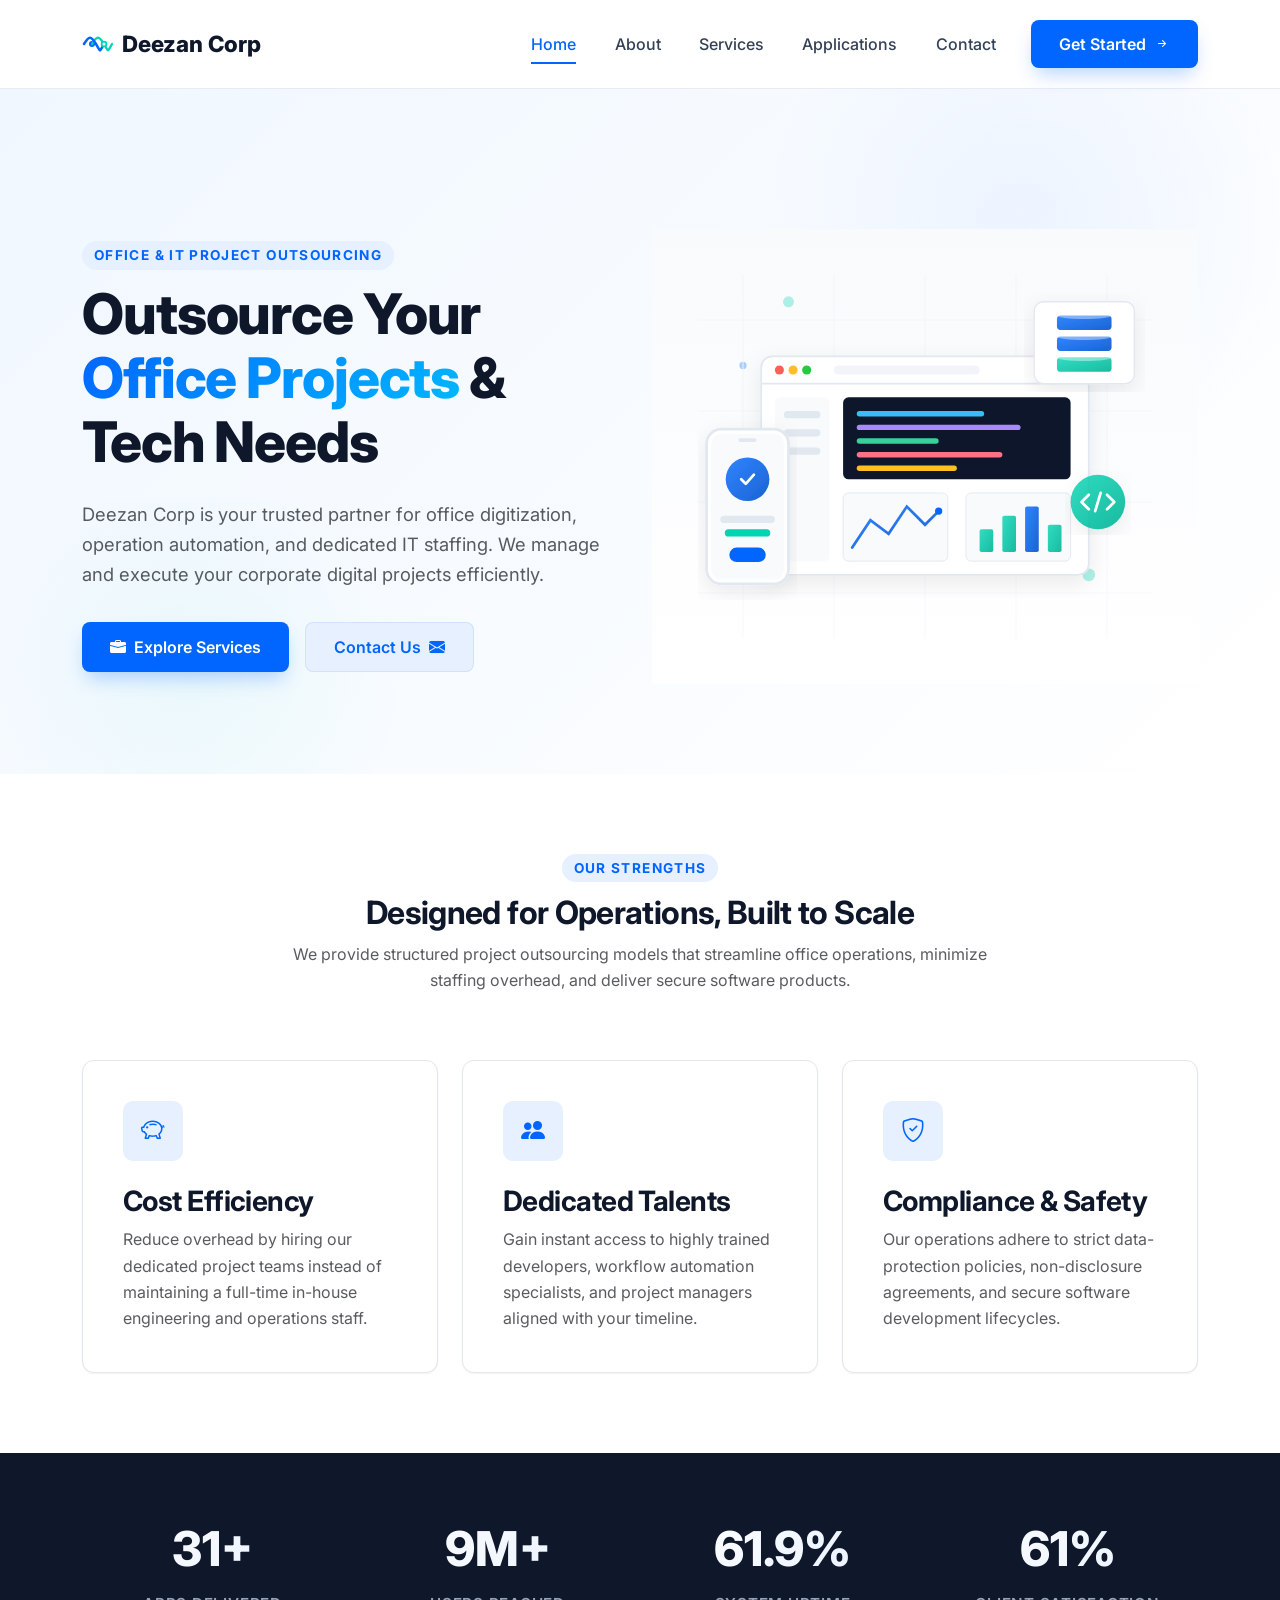
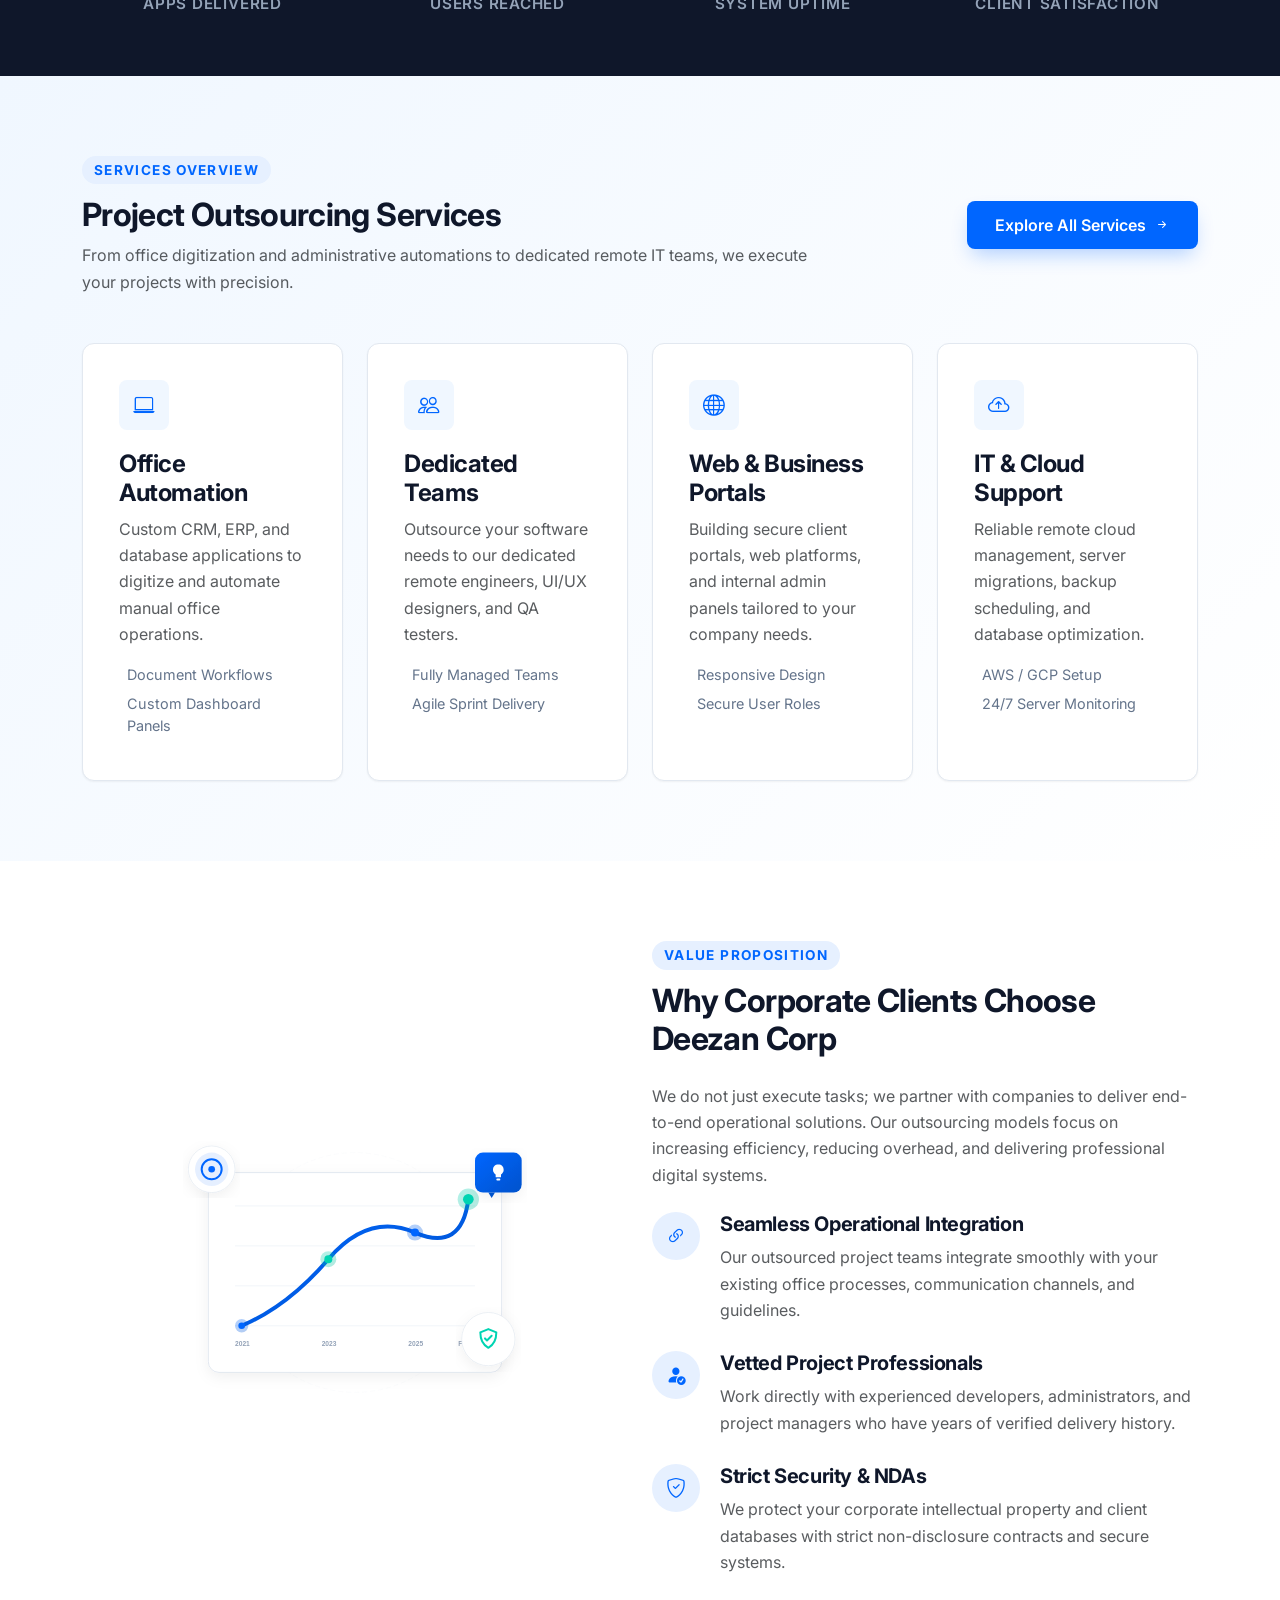
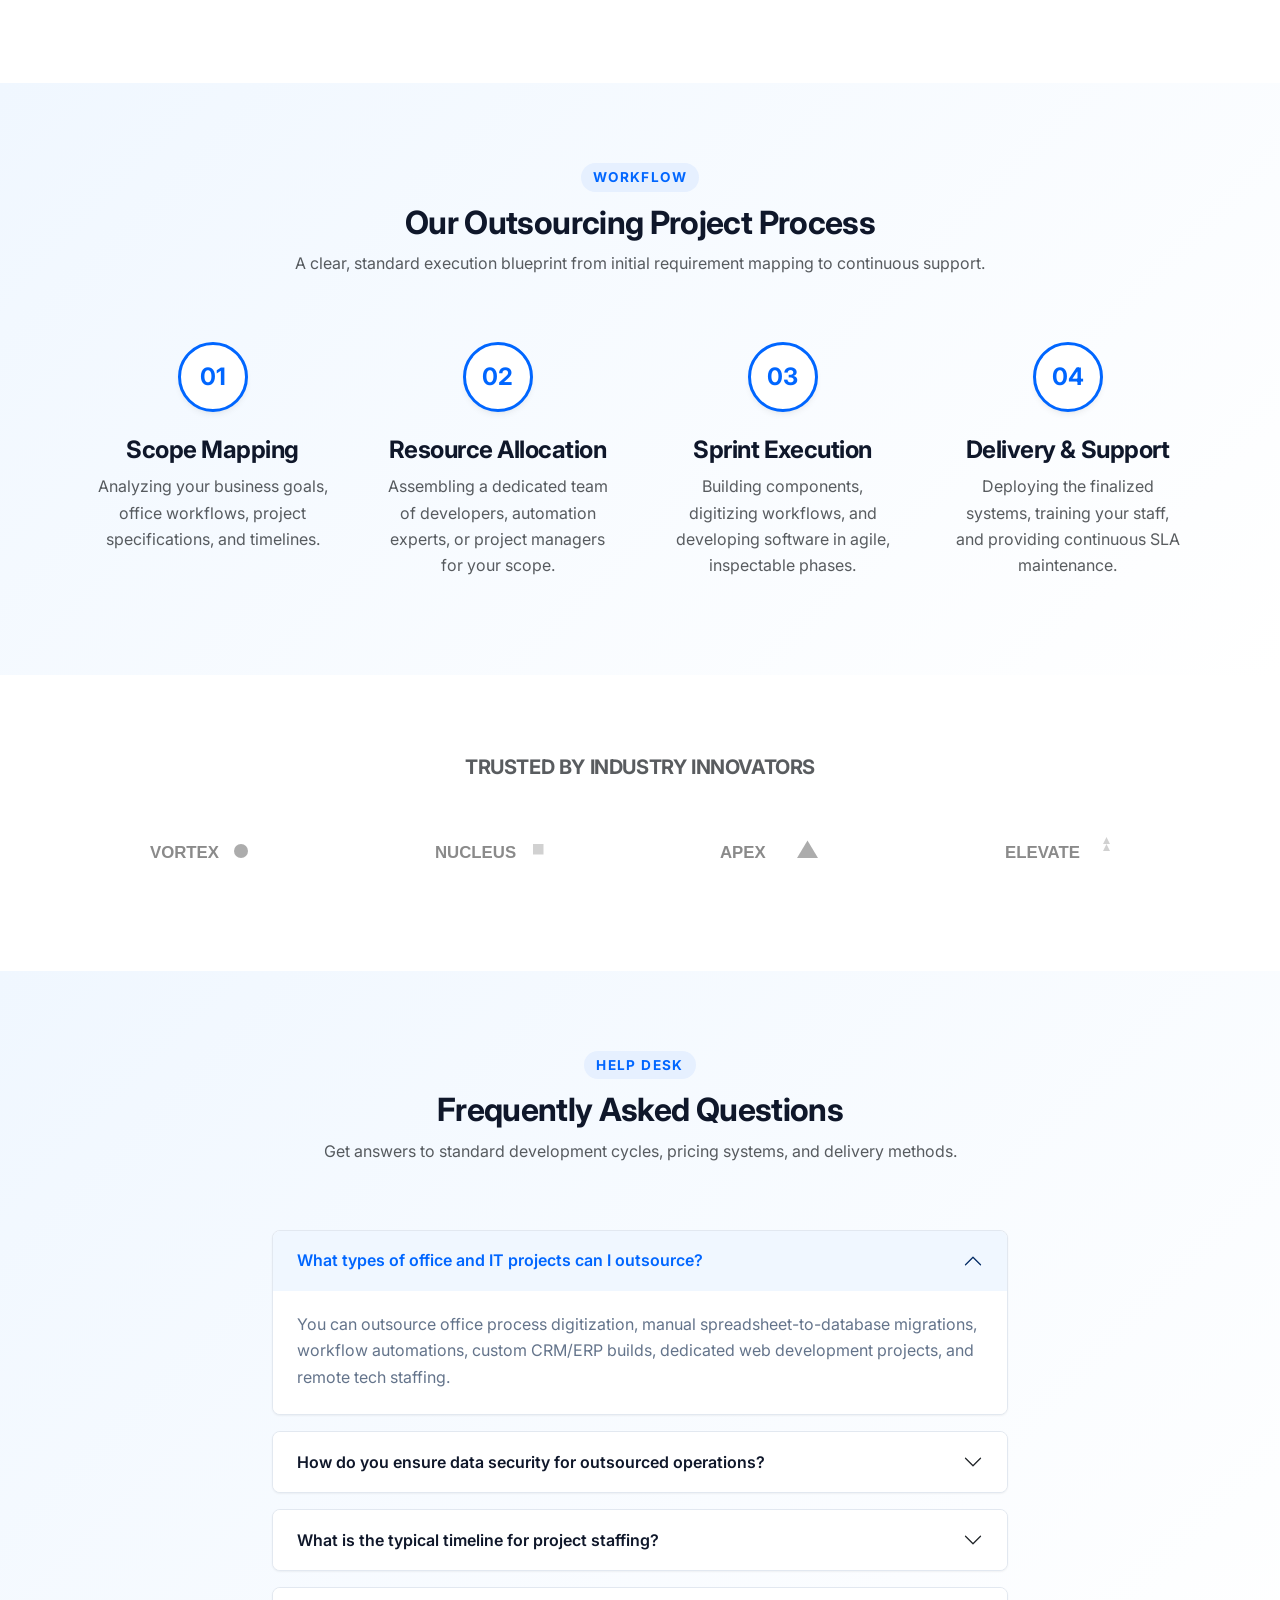
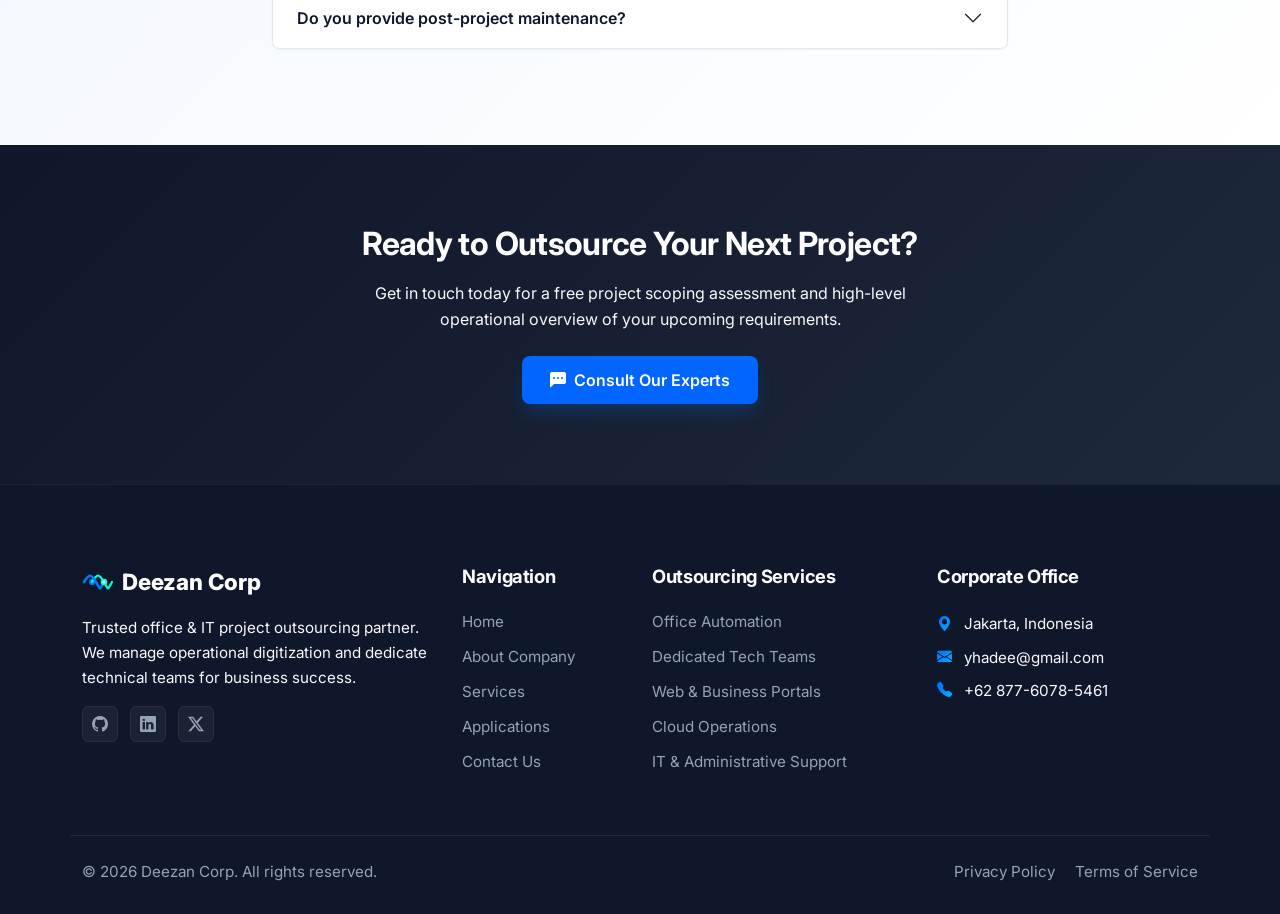
<file: index.html>
<!DOCTYPE html>
<html lang="en">
<head>
  <meta charset="UTF-8">
  <meta name="viewport" content="width=device-width, initial-scale=1.0">
  
  <!-- Primary Meta Tags -->
  <title>Deezan Corp | Office & IT Project Outsourcing Solutions</title>
  <meta name="description" content="Deezan Corp provides trusted Office & IT Project Outsourcing. We deliver dedicated remote teams, office system automations, and custom corporate applications.">
  <meta name="keywords" content="office project outsourcing, IT outsourcing, dedicated developers, corporate software development, office automation, remote engineering teams, custom business systems">
  <meta name="author" content="Deezan Corp">
  <link rel="canonical" href="https://deezancorp.com/index.html">
  
  <!-- Open Graph / Facebook -->
  <meta property="og:type" content="website">
  <meta property="og:url" content="https://deezancorp.com/index.html">
  <meta property="og:title" content="Deezan Corp | Office & IT Project Outsourcing">
  <meta property="og:description" content="Trusted corporate outsourcing partner delivering dedicated IT teams, automated office operations, and custom software systems.">
  <meta property="og:image" content="./assets/images/logo.svg">
  <meta property="og:site_name" content="Deezan Corp">

  <!-- Twitter -->
  <meta name="twitter:card" content="summary_large_image">
  <meta name="twitter:url" content="https://deezancorp.com/index.html">
  <meta name="twitter:title" content="Deezan Corp | Office & IT Project Outsourcing">
  <meta name="twitter:description" content="Trusted corporate outsourcing partner delivering dedicated IT teams, automated office operations, and custom software systems.">
  <meta name="twitter:image" content="./assets/images/logo.svg">

  <!-- Favicon -->
  <link rel="icon" type="image/svg+xml" href="./assets/images/logo.svg">
  <link rel="alternate icon" type="image/png" href="./assets/images/favicon-32x32.png">
  <link rel="apple-touch-icon" href="./assets/images/apple-touch-icon.png">

  <!-- Manifest -->
  <link rel="manifest" href="./manifest.json">

  <!-- Fonts & Icon Libraries -->
  <link rel="preconnect" href="https://fonts.googleapis.com">
  <link rel="preconnect" href="https://fonts.gstatic.com" crossorigin>
  <link rel="stylesheet" href="https://cdn.jsdelivr.net/npm/bootstrap@5.3.2/dist/css/bootstrap.min.css">
  <link rel="stylesheet" href="https://cdn.jsdelivr.net/npm/bootstrap-icons@1.11.2/font/bootstrap-icons.min.css">
  
  <!-- Custom Stylesheet -->
  <link rel="stylesheet" href="./assets/css/style.css">

  <!-- Structured Data (JSON-LD Organization) -->
  <script type="application/ld+json">
    {
      "@context": "https://schema.org",
      "@type": "Organization",
      "name": "Deezan Corp",
      "url": "https://deezancorp.com/",
      "logo": "https://deezancorp.com/assets/images/logo.svg",
      "description": "Premium corporate office and IT project outsourcing solutions, providing custom business system development, workflow automation, and dedicated tech staff.",
      "contactPoint": {
        "@type": "ContactPoint",
        "telephone": "+6287760785461",
        "contactType": "customer service",
        "email": "yhadee@gmail.com",
        "areaServed": "ID",
        "availableLanguage": "en"
      },
      "address": {
        "@type": "PostalAddress",
        "streetAddress": "Jakarta",
        "addressLocality": "Jakarta",
        "addressRegion": "DKI Jakarta",
        "postalCode": "10110",
        "addressCountry": "ID"
      },
      "sameAs": [
        "https://github.com/deezancorp",
        "https://linkedin.com/company/deezancorp"
      ]
    }
  </script>
</head>
<body>

  <!-- Navigation Bar -->
  <nav class="navbar navbar-expand-lg navbar-custom sticky-top">
    <div class="container">
      <a class="navbar-brand navbar-brand-custom" href="./index.html">
        <svg viewBox="0 0 512 512" width="32" height="32">
          <circle cx="160" cy="256" r="48" fill="#0066ff" />
          <path d="M 160 256 C 240 120, 272 120, 352 256 C 432 392, 400 392, 480 256" fill="none" stroke="#00d4b2" stroke-width="36" stroke-linecap="round" />
          <path d="M 32 256 C 112 120, 144 120, 224 256 C 304 392, 272 392, 352 256" fill="none" stroke="#0066ff" stroke-width="40" stroke-linecap="round" />
          <circle cx="352" cy="256" r="52" fill="#00d4b2" />
          <circle cx="352" cy="256" r="24" fill="#ffffff" />
        </svg>
        <span>Deezan Corp</span>
      </a>
      
      <button class="navbar-toggler" type="button" data-bs-toggle="collapse" data-bs-target="#mainNavbar" aria-controls="mainNavbar" aria-expanded="false" aria-label="Toggle navigation">
        <div class="hamburger">
          <span></span>
          <span></span>
          <span></span>
        </div>
      </button>
      
      <div class="collapse navbar-collapse" id="mainNavbar">
        <ul class="navbar-nav ms-auto mb-2 mb-lg-0 align-items-center">
          <li class="nav-item">
            <a class="nav-link active" aria-current="page" href="./index.html">Home</a>
          </li>
          <li class="nav-item">
            <a class="nav-link" href="./about.html">About</a>
          </li>
          <li class="nav-item">
            <a class="nav-link" href="./services.html">Services</a>
          </li>
          <li class="nav-item">
            <a class="nav-link" href="./portfolio.html">Applications</a>
          </li>
          <li class="nav-item">
            <a class="nav-link" href="./contact.html">Contact</a>
          </li>
          <li class="nav-item ms-lg-3">
            <a class="btn-primary-custom" href="./contact.html">
              <span>Get Started</span>
              <i class="bi bi-arrow-right-short"></i>
            </a>
          </li>
        </ul>
      </div>
    </div>
  </nav>

  <!-- Hero Section -->
  <header class="hero-section bg-gradient-blue">
    <div class="hero-shape-1"></div>
    <div class="hero-shape-2"></div>
    <div class="container hero-content">
      <div class="row align-items-center">
        <div class="col-lg-6 mb-5 mb-lg-0 text-center text-lg-start animate-on-scroll slide-up">
          <span class="section-tag">Office & IT Project Outsourcing</span>
          <h1 class="hero-title">Outsource Your <span class="text-gradient">Office Projects</span> & Tech Needs</h1>
          <p class="hero-lead text-muted">Deezan Corp is your trusted partner for office digitization, operation automation, and dedicated IT staffing. We manage and execute your corporate digital projects efficiently.</p>
          <div class="d-flex flex-column flex-sm-row justify-content-center justify-content-lg-start gap-3 mt-4">
            <a href="./services.html" class="btn-primary-custom">
              <i class="bi bi-briefcase-fill"></i>
              <span>Explore Services</span>
            </a>
            <a href="./contact.html" class="btn-secondary-custom">
              <span>Contact Us</span>
              <i class="bi bi-envelope-fill"></i>
            </a>
          </div>
        </div>
        <div class="col-lg-6 text-center animate-on-scroll float-animation">
          <img fetchpriority="high" class="svg-illustration" src="./assets/images/hero-illustration.svg" alt="Deezan Corp office project outsourcing and corporate engineering environment">
        </div>
      </div>
    </div>
  </header>

  <!-- Introduction / Features Section -->
  <section class="section-padding" id="features">
    <div class="container">
      <div class="row justify-content-center text-center section-title-wrapper animate-on-scroll">
        <div class="col-lg-8">
          <span class="section-tag">Our Strengths</span>
          <h2>Designed for Operations, Built to Scale</h2>
          <p class="text-muted">We provide structured project outsourcing models that streamline office operations, minimize staffing overhead, and deliver secure software products.</p>
        </div>
      </div>
      
      <div class="row g-4">
        <!-- Feature 1 -->
        <div class="col-md-4 animate-on-scroll">
          <div class="feature-card">
            <div class="feature-icon-wrapper">
              <i class="bi bi-piggy-bank"></i>
            </div>
            <h3>Cost Efficiency</h3>
            <p class="text-muted mb-0">Reduce overhead by hiring our dedicated project teams instead of maintaining a full-time in-house engineering and operations staff.</p>
          </div>
        </div>
        <!-- Feature 2 -->
        <div class="col-md-4 animate-on-scroll">
          <div class="feature-card">
            <div class="feature-icon-wrapper">
              <i class="bi bi-people-fill"></i>
            </div>
            <h3>Dedicated Talents</h3>
            <p class="text-muted mb-0">Gain instant access to highly trained developers, workflow automation specialists, and project managers aligned with your timeline.</p>
          </div>
        </div>
        <!-- Feature 3 -->
        <div class="col-md-4 animate-on-scroll">
          <div class="feature-card">
            <div class="feature-icon-wrapper">
              <i class="bi bi-shield-check"></i>
            </div>
            <h3>Compliance & Safety</h3>
            <p class="text-muted mb-0">Our operations adhere to strict data-protection policies, non-disclosure agreements, and secure software development lifecycles.</p>
          </div>
        </div>
      </div>
    </div>
  </section>

  <!-- Statistics Counters Section -->
  <section class="stats-section">
    <div class="container">
      <div class="row g-4">
        <div class="col-6 col-lg-3">
          <div class="stat-item">
            <div class="stat-number" data-target="50" data-suffix="+">0</div>
            <div class="stat-label">Apps Delivered</div>
          </div>
        </div>
        <div class="col-6 col-lg-3">
          <div class="stat-item">
            <div class="stat-number" data-target="15" data-suffix="M+">0</div>
            <div class="stat-label">Users Reached</div>
          </div>
        </div>
        <div class="col-6 col-lg-3">
          <div class="stat-item">
            <div class="stat-number" data-target="99" data-suffix=".9%">0</div>
            <div class="stat-label">System Uptime</div>
          </div>
        </div>
        <div class="col-6 col-lg-3">
          <div class="stat-item">
            <div class="stat-number" data-target="100" data-suffix="%">0</div>
            <div class="stat-label">Client Satisfaction</div>
          </div>
        </div>
      </div>
    </div>
  </section>

  <!-- Services Preview Section -->
  <section class="section-padding bg-gradient-blue" id="services">
    <div class="container">
      <div class="row align-items-center mb-5 animate-on-scroll">
        <div class="col-lg-8 text-center text-lg-start">
          <span class="section-tag">Services Overview</span>
          <h2>Project Outsourcing Services</h2>
          <p class="text-muted mb-0">From office digitization and administrative automations to dedicated remote IT teams, we execute your projects with precision.</p>
        </div>
        <div class="col-lg-4 text-center text-lg-end mt-4 mt-lg-0">
          <a href="./services.html" class="btn-primary-custom">
            <span>Explore All Services</span>
            <i class="bi bi-arrow-right-short"></i>
          </a>
        </div>
      </div>

      <div class="row g-4">
        <!-- Service Card 1 -->
        <div class="col-md-6 col-lg-3 animate-on-scroll">
          <div class="service-card">
            <div class="service-icon-box">
              <i class="bi bi-laptop"></i>
            </div>
            <h4>Office Automation</h4>
            <p class="text-muted">Custom CRM, ERP, and database applications to digitize and automate manual office operations.</p>
            <ul class="service-features-list">
              <li><i class="bi bi-check-short"></i> Document Workflows</li>
              <li><i class="bi bi-check-short"></i> Custom Dashboard Panels</li>
            </ul>
          </div>
        </div>
        <!-- Service Card 2 -->
        <div class="col-md-6 col-lg-3 animate-on-scroll">
          <div class="service-card">
            <div class="service-icon-box">
              <i class="bi bi-people"></i>
            </div>
            <h4>Dedicated Teams</h4>
            <p class="text-muted">Outsource your software needs to our dedicated remote engineers, UI/UX designers, and QA testers.</p>
            <ul class="service-features-list">
              <li><i class="bi bi-check-short"></i> Fully Managed Teams</li>
              <li><i class="bi bi-check-short"></i> Agile Sprint Delivery</li>
            </ul>
          </div>
        </div>
        <!-- Service Card 3 -->
        <div class="col-md-6 col-lg-3 animate-on-scroll">
          <div class="service-card">
            <div class="service-icon-box">
              <i class="bi bi-globe"></i>
            </div>
            <h4>Web & Business Portals</h4>
            <p class="text-muted">Building secure client portals, web platforms, and internal admin panels tailored to your company needs.</p>
            <ul class="service-features-list">
              <li><i class="bi bi-check-short"></i> Responsive Design</li>
              <li><i class="bi bi-check-short"></i> Secure User Roles</li>
            </ul>
          </div>
        </div>
        <!-- Service Card 4 -->
        <div class="col-md-6 col-lg-3 animate-on-scroll">
          <div class="service-card">
            <div class="service-icon-box">
              <i class="bi bi-cloud-arrow-up"></i>
            </div>
            <h4>IT & Cloud Support</h4>
            <p class="text-muted">Reliable remote cloud management, server migrations, backup scheduling, and database optimization.</p>
            <ul class="service-features-list">
              <li><i class="bi bi-check-short"></i> AWS / GCP Setup</li>
              <li><i class="bi bi-check-short"></i> 24/7 Server Monitoring</li>
            </ul>
          </div>
        </div>
      </div>
    </div>
  </section>

  <!-- Why Choose Us -->
  <section class="section-padding">
    <div class="container">
      <div class="row align-items-center">
        <div class="col-lg-6 mb-5 mb-lg-0 text-center animate-on-scroll">
          <img loading="lazy" class="svg-illustration svg-illustration-small" src="./assets/images/about-illustration.svg" alt="Timeline and growth diagram showing enterprise statistics and achievements">
        </div>
        <div class="col-lg-6 animate-on-scroll">
          <span class="section-tag">Value Proposition</span>
          <h2 class="mb-4">Why Corporate Clients Choose Deezan Corp</h2>
          <p class="text-muted mb-4">We do not just execute tasks; we partner with companies to deliver end-to-end operational solutions. Our outsourcing models focus on increasing efficiency, reducing overhead, and delivering professional digital systems.</p>
          
          <div class="why-choose-item">
            <div class="why-choose-icon">
              <i class="bi bi-link-45deg"></i>
            </div>
            <div>
              <h5>Seamless Operational Integration</h5>
              <p class="text-muted mb-0">Our outsourced project teams integrate smoothly with your existing office processes, communication channels, and guidelines.</p>
            </div>
          </div>
          
          <div class="why-choose-item">
            <div class="why-choose-icon">
              <i class="bi bi-person-fill-check"></i>
            </div>
            <div>
              <h5>Vetted Project Professionals</h5>
              <p class="text-muted mb-0">Work directly with experienced developers, administrators, and project managers who have years of verified delivery history.</p>
            </div>
          </div>
          
          <div class="why-choose-item">
            <div class="why-choose-icon">
              <i class="bi bi-shield-check"></i>
            </div>
            <div>
              <h5>Strict Security & NDAs</h5>
              <p class="text-muted mb-0">We protect your corporate intellectual property and client databases with strict non-disclosure contracts and secure systems.</p>
            </div>
          </div>
        </div>
      </div>
    </div>
  </section>

  <!-- Development Process -->
  <section class="section-padding bg-gradient-blue" id="process">
    <div class="container">
      <div class="row justify-content-center text-center section-title-wrapper animate-on-scroll">
        <div class="col-lg-8">
          <span class="section-tag">Workflow</span>
          <h2>Our Outsourcing Project Process</h2>
          <p class="text-muted">A clear, standard execution blueprint from initial requirement mapping to continuous support.</p>
        </div>
      </div>
      
      <div class="row g-4">
        <!-- Step 1 -->
        <div class="col-lg-3 col-md-6 animate-on-scroll">
          <div class="process-step">
            <div class="process-number-wrapper">
              <div class="process-number">01</div>
            </div>
            <h4>Scope Mapping</h4>
            <p class="text-muted">Analyzing your business goals, office workflows, project specifications, and timelines.</p>
          </div>
        </div>
        <!-- Step 2 -->
        <div class="col-lg-3 col-md-6 animate-on-scroll">
          <div class="process-step">
            <div class="process-number-wrapper">
              <div class="process-number">02</div>
            </div>
            <h4>Resource Allocation</h4>
            <p class="text-muted">Assembling a dedicated team of developers, automation experts, or project managers for your scope.</p>
          </div>
        </div>
        <!-- Step 3 -->
        <div class="col-lg-3 col-md-6 animate-on-scroll">
          <div class="process-step">
            <div class="process-number-wrapper">
              <div class="process-number">03</div>
            </div>
            <h4>Sprint Execution</h4>
            <p class="text-muted">Building components, digitizing workflows, and developing software in agile, inspectable phases.</p>
          </div>
        </div>
        <!-- Step 4 -->
        <div class="col-lg-3 col-md-6 animate-on-scroll">
          <div class="process-step">
            <div class="process-number-wrapper">
              <div class="process-number">04</div>
            </div>
            <h4>Delivery & Support</h4>
            <p class="text-muted">Deploying the finalized systems, training your staff, and providing continuous SLA maintenance.</p>
          </div>
        </div>
      </div>
    </div>
  </section>

  <!-- Client Trust Logo Section -->
  <section class="section-padding" id="partners">
    <div class="container">
      <div class="row justify-content-center text-center mb-4 animate-on-scroll">
        <div class="col-lg-6">
          <h3 class="fs-5 text-muted text-uppercase tracking-wider">Trusted by Industry Innovators</h3>
        </div>
      </div>
      <div class="row row-cols-2 row-cols-md-4 g-4 align-items-center justify-content-center text-center animate-on-scroll">
        <!-- Logo 1 (Mock SVG Tech Logo) -->
        <div class="col brand-logo-item">
          <svg viewBox="0 0 200 60" width="140" height="42">
            <text x="10" y="40" font-family="sans-serif" font-size="24" font-weight="900" fill="#0f172a">VORTEX</text>
            <circle cx="140" cy="30" r="10" fill="#0066ff" />
          </svg>
        </div>
        <!-- Logo 2 -->
        <div class="col brand-logo-item">
          <svg viewBox="0 0 200 60" width="140" height="42">
            <text x="10" y="40" font-family="sans-serif" font-size="24" font-weight="900" fill="#0f172a">NUCLEUS</text>
            <rect x="150" y="20" width="15" height="15" fill="#00d4b2" />
          </svg>
        </div>
        <!-- Logo 3 -->
        <div class="col brand-logo-item">
          <svg viewBox="0 0 200 60" width="140" height="42">
            <text x="10" y="40" font-family="sans-serif" font-size="24" font-weight="900" fill="#0f172a">APEX</text>
            <polygon points="120,40 135,15 150,40" fill="#0066ff" />
          </svg>
        </div>
        <!-- Logo 4 -->
        <div class="col brand-logo-item">
          <svg viewBox="0 0 200 60" width="140" height="42">
            <text x="10" y="40" font-family="sans-serif" font-size="24" font-weight="900" fill="#0f172a">ELEVATE</text>
            <path d="M 150,20 L 160,20 L 155,10 Z M 150,30 L 160,30 L 155,20 Z" fill="#00d4b2" />
          </svg>
        </div>
      </div>
    </div>
  </section>

  <!-- FAQ Accordion -->
  <section class="section-padding bg-gradient-blue" id="faq">
    <div class="container">
      <div class="row justify-content-center text-center section-title-wrapper animate-on-scroll">
        <div class="col-lg-8">
          <span class="section-tag">Help Desk</span>
          <h2>Frequently Asked Questions</h2>
          <p class="text-muted">Get answers to standard development cycles, pricing systems, and delivery methods.</p>
        </div>
      </div>
      
      <div class="row justify-content-center animate-on-scroll">
        <div class="col-lg-8">
          <div class="accordion accordion-custom" id="faqAccordion">
            <!-- FAQ 1 -->
            <div class="accordion-item">
              <h2 class="accordion-header">
                <button class="accordion-button" type="button" data-bs-toggle="collapse" data-bs-target="#faq-1" aria-expanded="true" aria-controls="faq-1">
                  What types of office and IT projects can I outsource?
                </button>
              </h2>
              <div id="faq-1" class="accordion-collapse collapse show" data-bs-parent="#faqAccordion">
                <div class="accordion-body">
                  You can outsource office process digitization, manual spreadsheet-to-database migrations, workflow automations, custom CRM/ERP builds, dedicated web development projects, and remote tech staffing.
                </div>
              </div>
            </div>
            <!-- FAQ 2 -->
            <div class="accordion-item">
              <h2 class="accordion-header">
                <button class="accordion-button collapsed" type="button" data-bs-toggle="collapse" data-bs-target="#faq-2" aria-expanded="false" aria-controls="faq-2">
                  How do you ensure data security for outsourced operations?
                </button>
              </h2>
              <div id="faq-2" class="accordion-collapse collapse" data-bs-parent="#faqAccordion">
                <div class="accordion-body">
                  Data safety is our priority. We sign strict Non-Disclosure Agreements (NDAs), establish secure database access patterns, implement OAuth 2.0 protocols, and host your services on highly secure cloud environments.
                </div>
              </div>
            </div>
            <!-- FAQ 3 -->
            <div class="accordion-item">
              <h2 class="accordion-header">
                <button class="accordion-button collapsed" type="button" data-bs-toggle="collapse" data-bs-target="#faq-3" aria-expanded="false" aria-controls="faq-3">
                  What is the typical timeline for project staffing?
                </button>
              </h2>
              <div id="faq-3" class="accordion-collapse collapse" data-bs-parent="#faqAccordion">
                <div class="accordion-body">
                  Dedicated remote developers, designers, or administrative system specialists can be allocated and integrated within 1 to 2 weeks. Custom workflow automation projects typically take 4 to 12 weeks to complete.
                </div>
              </div>
            </div>
            <!-- FAQ 4 -->
            <div class="accordion-item">
              <h2 class="accordion-header">
                <button class="accordion-button collapsed" type="button" data-bs-toggle="collapse" data-bs-target="#faq-4" aria-expanded="false" aria-controls="faq-4">
                  Do you provide post-project maintenance?
                </button>
              </h2>
              <div id="faq-4" class="accordion-collapse collapse" data-bs-parent="#faqAccordion">
                <div class="accordion-body">
                  Yes, we offer ongoing SLA maintenance packages. Our remote support teams monitor system health, deploy updates, and resolve administrative issues to keep your systems running smoothly.
                </div>
              </div>
            </div>
          </div>
        </div>
      </div>
    </div>
  </section>

  <!-- Contact CTA -->
  <section class="section-padding bg-gradient-dark text-white text-center position-relative">
    <div class="container animate-on-scroll">
      <h2 class="text-white mb-3">Ready to Outsource Your Next Project?</h2>
      <p class="text-light mb-4 mx-auto" style="max-width: 600px;">Get in touch today for a free project scoping assessment and high-level operational overview of your upcoming requirements.</p>
      <a href="./contact.html" class="btn-primary-custom">
        <i class="bi bi-chat-left-dots-fill"></i>
        <span>Consult Our Experts</span>
      </a>
    </div>
  </section>

  <!-- Footer -->
  <footer class="footer">
    <div class="container">
      <div class="row g-4">
        <!-- Col 1 -->
        <div class="col-lg-4 col-md-6">
          <a class="navbar-brand-custom text-white mb-3" href="./index.html" style="color:#fff !important;">
            <svg viewBox="0 0 512 512" width="32" height="32" style="filter: brightness(1.2);">
              <circle cx="160" cy="256" r="48" fill="#0066ff" />
              <path d="M 160 256 C 240 120, 272 120, 352 256 C 432 392, 400 392, 480 256" fill="none" stroke="#00d4b2" stroke-width="36" stroke-linecap="round" />
              <path d="M 32 256 C 112 120, 144 120, 224 256 C 304 392, 272 392, 352 256" fill="none" stroke="#0066ff" stroke-width="40" stroke-linecap="round" />
              <circle cx="352" cy="256" r="52" fill="#00d4b2" />
              <circle cx="352" cy="256" r="24" fill="#ffffff" />
            </svg>
            <span class="text-white">Deezan Corp</span>
          </a>
          <p class="text-light mt-3">Trusted office & IT project outsourcing partner. We manage operational digitization and dedicate technical teams for business success.</p>
          <div class="social-links mt-3">
            <a href="https://github.com/deezancorp" target="_blank" rel="noopener" class="social-link-btn" aria-label="GitHub Page"><i class="bi bi-github"></i></a>
            <a href="https://linkedin.com/company/deezancorp" target="_blank" rel="noopener" class="social-link-btn" aria-label="LinkedIn Page"><i class="bi bi-linkedin"></i></a>
            <a href="https://twitter.com/deezancorp" target="_blank" rel="noopener" class="social-link-btn" aria-label="Twitter Account"><i class="bi bi-twitter-x"></i></a>
          </div>
        </div>
        <!-- Col 2 -->
        <div class="col-lg-2 col-md-6">
          <h4 class="footer-title">Navigation</h4>
          <ul class="footer-links">
            <li><a href="./index.html">Home</a></li>
            <li><a href="./about.html">About Company</a></li>
            <li><a href="./services.html">Services</a></li>
            <li><a href="./portfolio.html">Applications</a></li>
            <li><a href="./contact.html">Contact Us</a></li>
          </ul>
        </div>
        <!-- Col 3 -->
        <div class="col-lg-3 col-md-6">
          <h4 class="footer-title">Outsourcing Services</h4>
          <ul class="footer-links">
            <li><a href="./services.html">Office Automation</a></li>
            <li><a href="./services.html">Dedicated Tech Teams</a></li>
            <li><a href="./services.html">Web & Business Portals</a></li>
            <li><a href="./services.html">Cloud Operations</a></li>
            <li><a href="./services.html">IT & Administrative Support</a></li>
          </ul>
        </div>
        <!-- Col 4 -->
        <div class="col-lg-3 col-md-6">
          <h4 class="footer-title">Corporate Office</h4>
          <p class="text-light mb-2"><i class="bi bi-geo-alt-fill text-gradient me-2"></i> Jakarta, Indonesia</p>
          <p class="text-light mb-2"><i class="bi bi-envelope-fill text-gradient me-2"></i> yhadee@gmail.com</p>
          <p class="text-light"><i class="bi bi-telephone-fill text-gradient me-2"></i> +62 877-6078-5461</p>
        </div>
      </div>
      
      <!-- Footer Bottom -->
      <div class="row footer-bottom">
        <div class="col-md-6 text-center text-md-start mb-3 mb-md-0">
          <span>&copy; 2026 Deezan Corp. All rights reserved.</span>
        </div>
        <div class="col-md-6 text-center text-md-end">
          <a href="./privacy-policy.html" class="me-3">Privacy Policy</a>
          <a href="./terms-of-service.html">Terms of Service</a>
        </div>
      </div>
    </div>
  </footer>

  <!-- Scroll to Top -->
  <button class="back-to-top" aria-label="Scroll to top">
    <i class="bi bi-chevron-up"></i>
  </button>

  <!-- JS Dependencies -->
  <script src="https://cdn.jsdelivr.net/npm/bootstrap@5.3.2/dist/js/bootstrap.bundle.min.js"></script>
  <script src="./assets/js/main.js"></script>
</body>
</html>
</file>
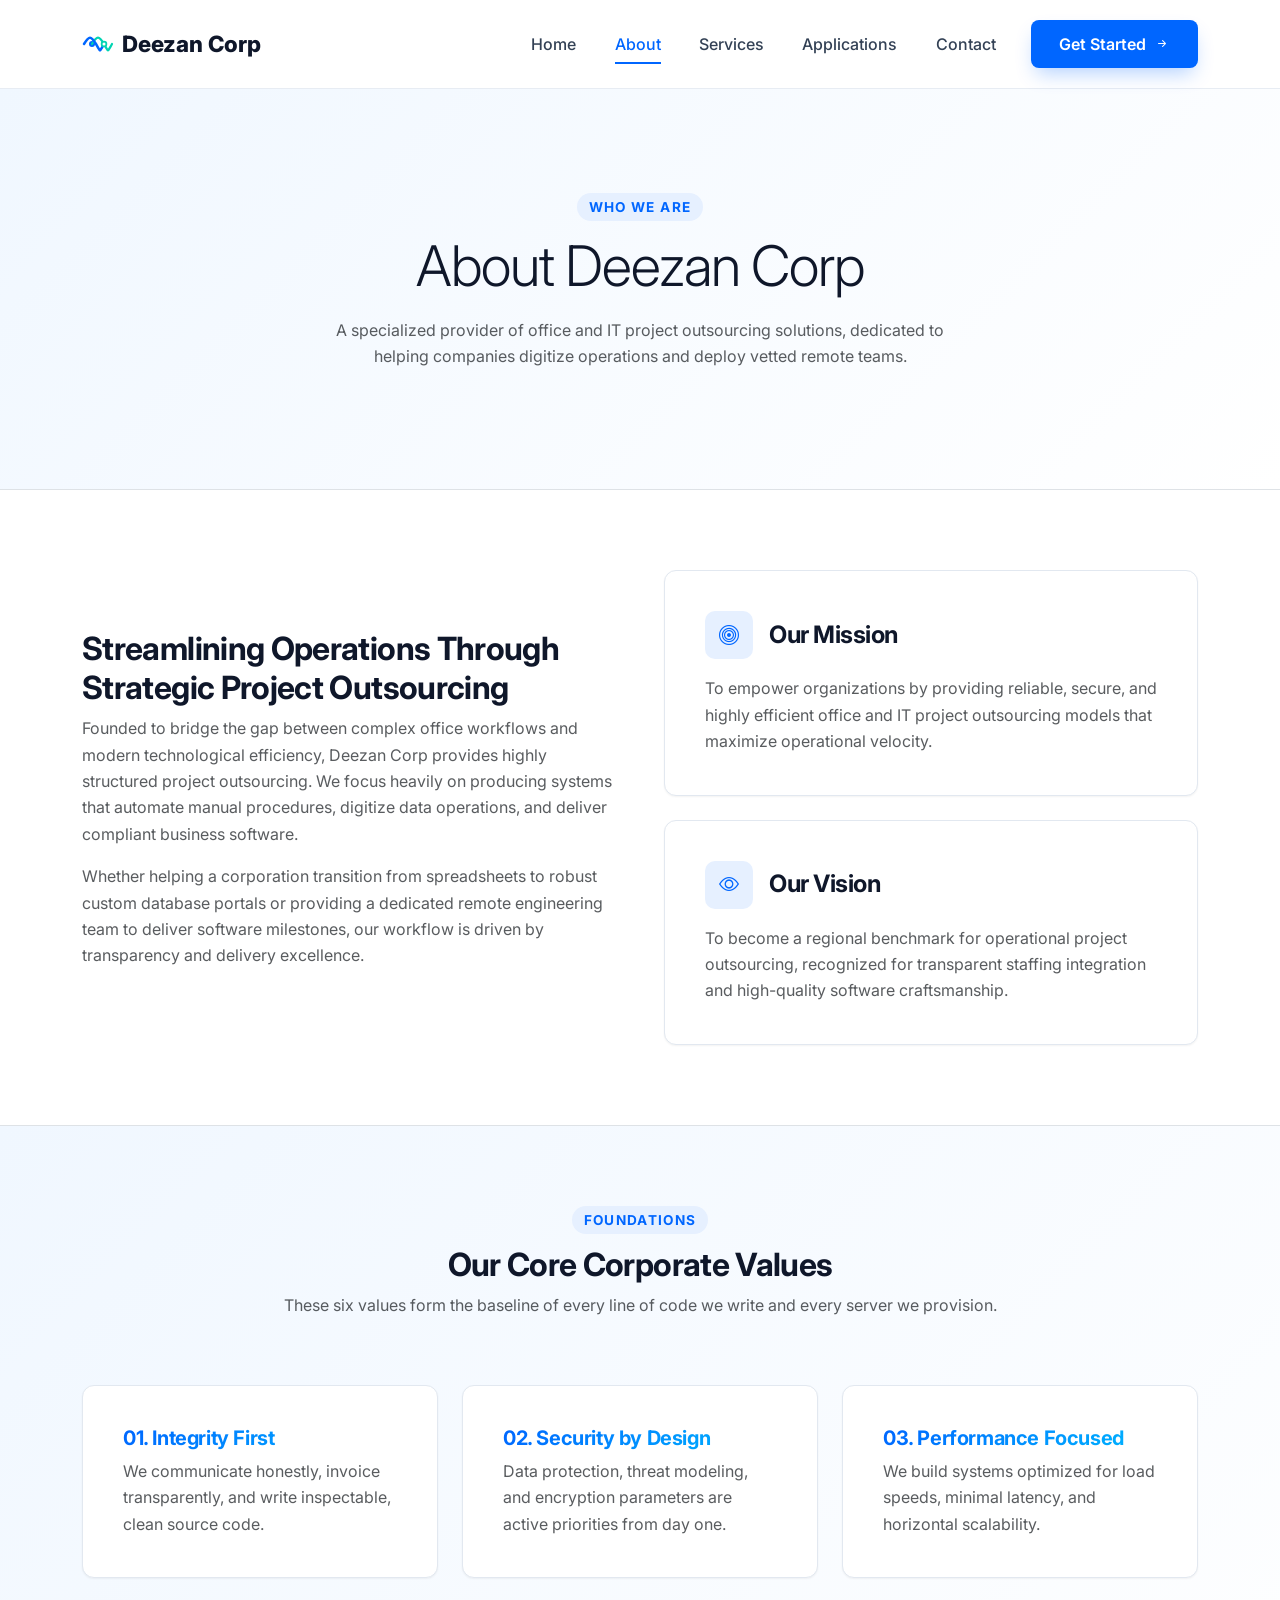
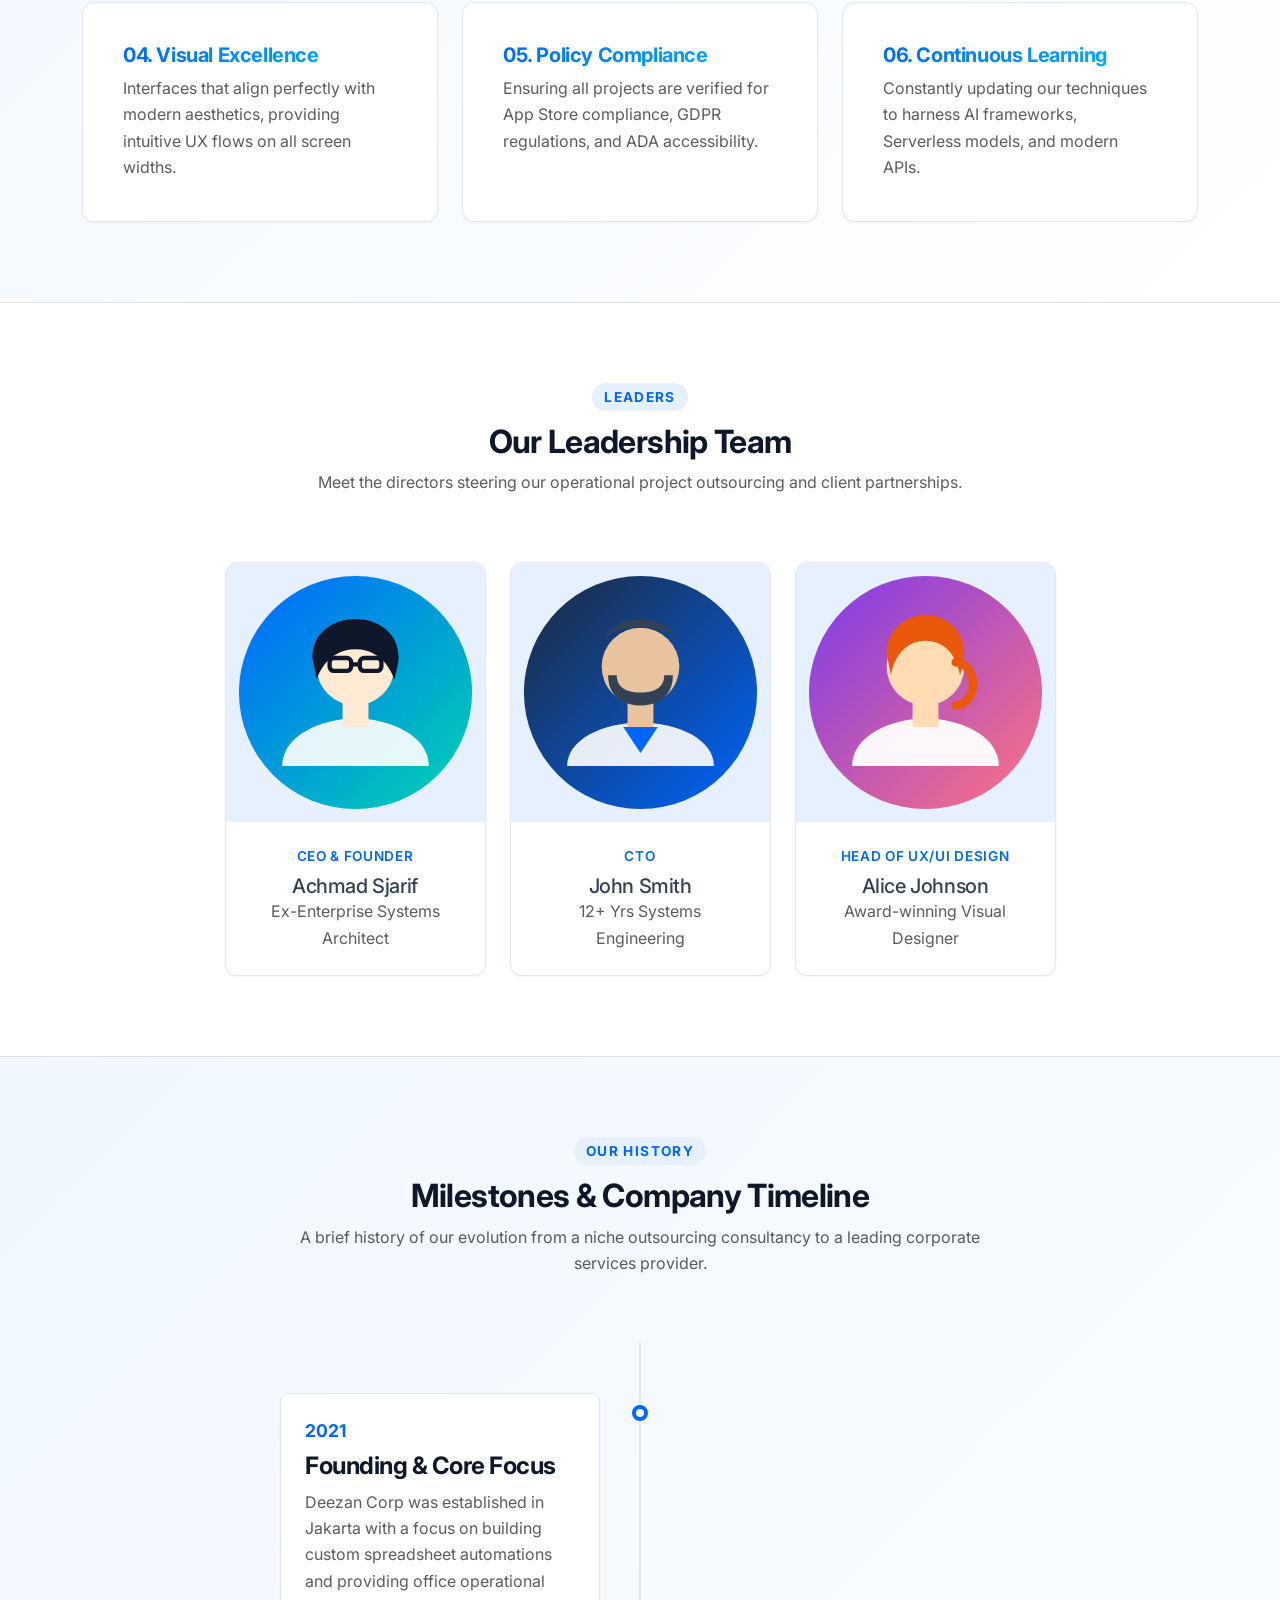
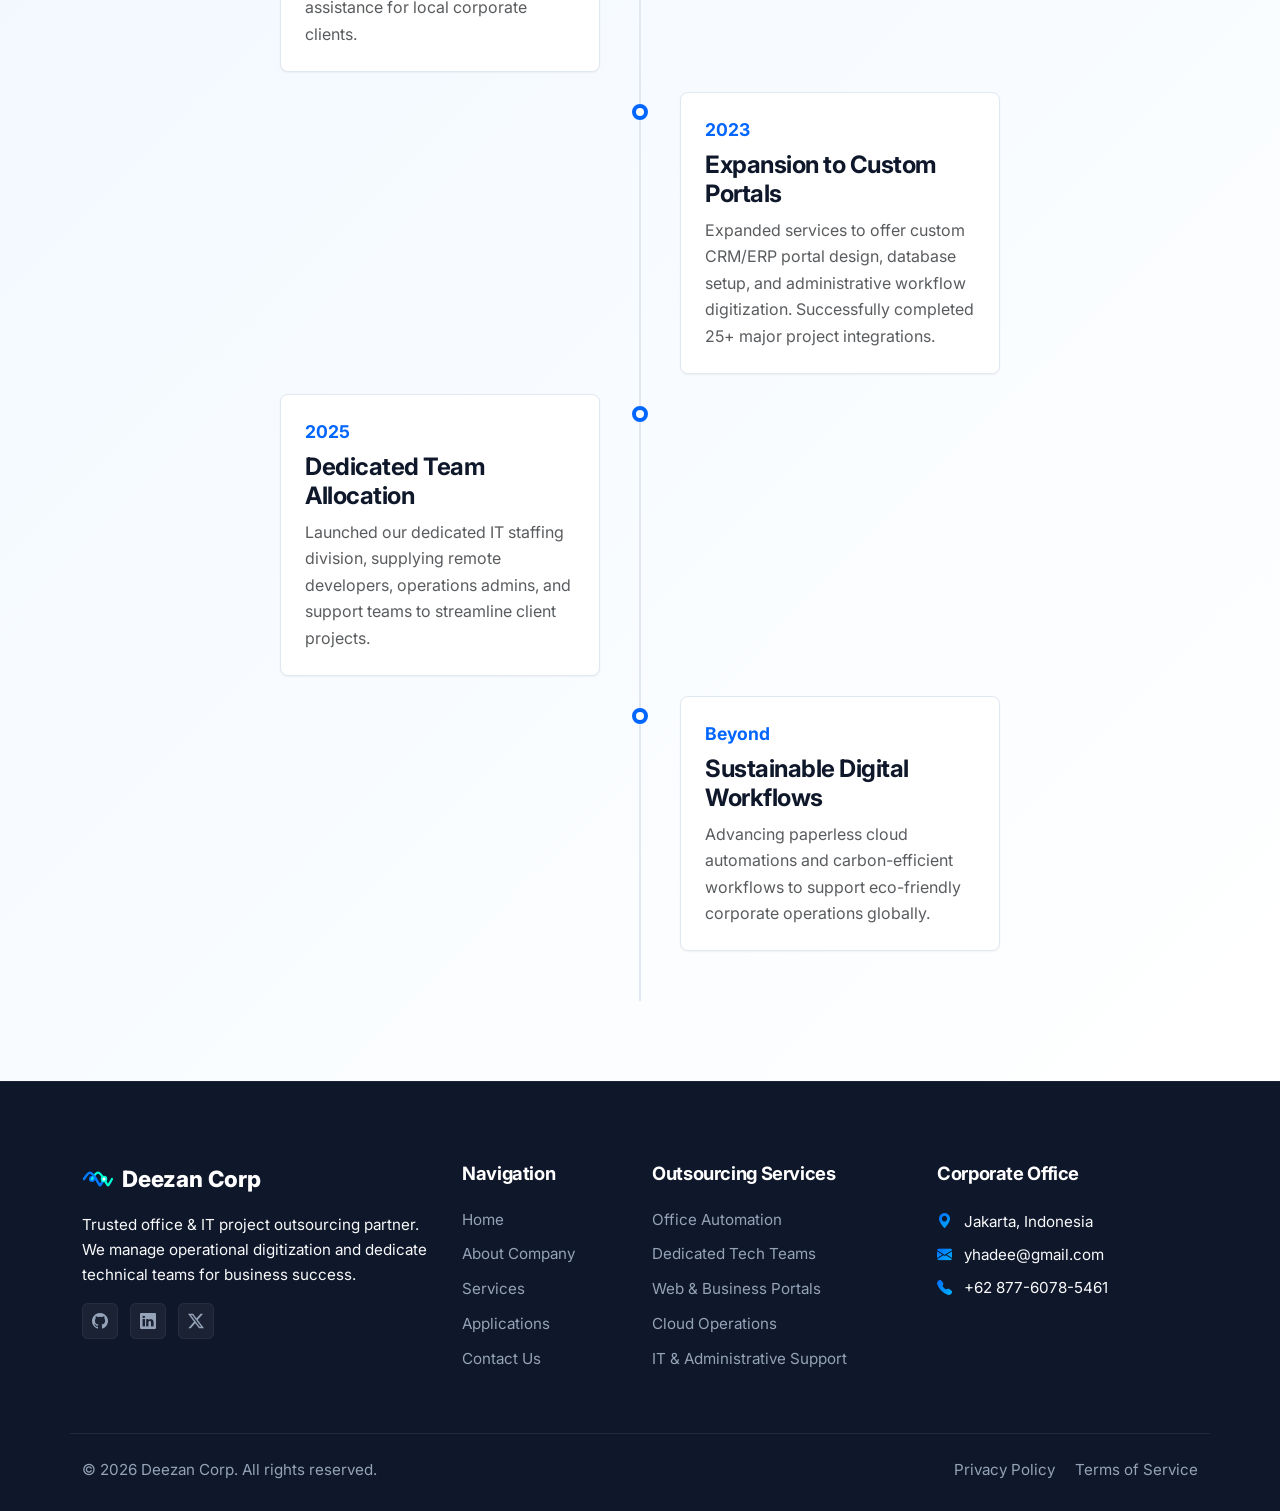
<file: about.html>
<!DOCTYPE html>
<html lang="en">
<head>
  <meta charset="UTF-8">
  <meta name="viewport" content="width=device-width, initial-scale=1.0">
  
  <!-- Primary Meta Tags -->
  <title>About Us | Deezan Corp Company Profile</title>
  <meta name="description" content="Discover Deezan Corp's mission, vision, and values in providing premium Office & IT Project Outsourcing. Learn about our leadership and team operations.">
  <meta name="keywords" content="about outsourcing company, IT project outsourcing, Deezan Corp, office project outsourcing, dedicated developers team, mission vision values">
  <meta name="author" content="Deezan Corp">
  <link rel="canonical" href="https://deezancorp.com/about.html">
  
  <!-- Open Graph / Facebook -->
  <meta property="og:type" content="website">
  <meta property="og:url" content="https://deezancorp.com/about.html">
  <meta property="og:title" content="About Us | Deezan Corp Company Profile">
  <meta property="og:description" content="Discover the team, history, and operational principles powering Deezan Corp's outsourcing solutions.">
  <meta property="og:image" content="./assets/images/logo.svg">
  <meta property="og:site_name" content="Deezan Corp">

  <!-- Twitter -->
  <meta name="twitter:card" content="summary_large_image">
  <meta name="twitter:url" content="https://deezancorp.com/about.html">
  <meta name="twitter:title" content="About Us | Deezan Corp Company Profile">
  <meta name="twitter:description" content="Discover the team, history, and operational principles powering Deezan Corp's outsourcing solutions.">
  <meta name="twitter:image" content="./assets/images/logo.svg">

  <!-- Favicon -->
  <link rel="icon" type="image/svg+xml" href="./assets/images/logo.svg">
  <link rel="alternate icon" type="image/png" href="./assets/images/favicon-32x32.png">
  <link rel="apple-touch-icon" href="./assets/images/apple-touch-icon.png">

  <!-- Manifest -->
  <link rel="manifest" href="./manifest.json">

  <!-- Fonts & Icon Libraries -->
  <link rel="preconnect" href="https://fonts.googleapis.com">
  <link rel="preconnect" href="https://fonts.gstatic.com" crossorigin>
  <link rel="stylesheet" href="https://cdn.jsdelivr.net/npm/bootstrap@5.3.2/dist/css/bootstrap.min.css">
  <link rel="stylesheet" href="https://cdn.jsdelivr.net/npm/bootstrap-icons@1.11.2/font/bootstrap-icons.min.css">
  
  <!-- Custom Stylesheet -->
  <link rel="stylesheet" href="./assets/css/style.css">
</head>
<body>

  <!-- Navigation Bar -->
  <nav class="navbar navbar-expand-lg navbar-custom sticky-top">
    <div class="container">
      <a class="navbar-brand navbar-brand-custom" href="./index.html">
        <svg viewBox="0 0 512 512" width="32" height="32">
          <circle cx="160" cy="256" r="48" fill="#0066ff" />
          <path d="M 160 256 C 240 120, 272 120, 352 256 C 432 392, 400 392, 480 256" fill="none" stroke="#00d4b2" stroke-width="36" stroke-linecap="round" />
          <path d="M 32 256 C 112 120, 144 120, 224 256 C 304 392, 272 392, 352 256" fill="none" stroke="#0066ff" stroke-width="40" stroke-linecap="round" />
          <circle cx="352" cy="256" r="52" fill="#00d4b2" />
          <circle cx="352" cy="256" r="24" fill="#ffffff" />
        </svg>
        <span>Deezan Corp</span>
      </a>
      
      <button class="navbar-toggler" type="button" data-bs-toggle="collapse" data-bs-target="#mainNavbar" aria-controls="mainNavbar" aria-expanded="false" aria-label="Toggle navigation">
        <div class="hamburger">
          <span></span>
          <span></span>
          <span></span>
        </div>
      </button>
      
      <div class="collapse navbar-collapse" id="mainNavbar">
        <ul class="navbar-nav ms-auto mb-2 mb-lg-0 align-items-center">
          <li class="nav-item">
            <a class="nav-link" href="./index.html">Home</a>
          </li>
          <li class="nav-item">
            <a class="nav-link active" aria-current="page" href="./about.html">About</a>
          </li>
          <li class="nav-item">
            <a class="nav-link" href="./services.html">Services</a>
          </li>
          <li class="nav-item">
            <a class="nav-link" href="./portfolio.html">Applications</a>
          </li>
          <li class="nav-item">
            <a class="nav-link" href="./contact.html">Contact</a>
          </li>
          <li class="nav-item ms-lg-3">
            <a class="btn-primary-custom" href="./contact.html">
              <span>Get Started</span>
              <i class="bi bi-arrow-right-short"></i>
            </a>
          </li>
        </ul>
      </div>
    </div>
  </nav>

  <!-- Header Page Intro -->
  <section class="section-padding bg-gradient-blue border-bottom">
    <div class="container text-center py-4">
      <span class="section-tag">Who We Are</span>
      <h1 class="display-4 font-weight-extrabold mb-3">About Deezan Corp</h1>
      <p class="text-muted mx-auto" style="max-width: 650px;">A specialized provider of office and IT project outsourcing solutions, dedicated to helping companies digitize operations and deploy vetted remote teams.</p>
    </div>
  </section>

  <!-- Company Overview & Mission/Vision -->
  <section class="section-padding">
    <div class="container">
      <div class="row align-items-center g-5">
        <div class="col-lg-6 animate-on-scroll">
          <h2>Streamlining Operations Through Strategic Project Outsourcing</h2>
          <p class="text-muted">Founded to bridge the gap between complex office workflows and modern technological efficiency, Deezan Corp provides highly structured project outsourcing. We focus heavily on producing systems that automate manual procedures, digitize data operations, and deliver compliant business software.</p>
          <p class="text-muted">Whether helping a corporation transition from spreadsheets to robust custom database portals or providing a dedicated remote engineering team to deliver software milestones, our workflow is driven by transparency and delivery excellence.</p>
        </div>
        <div class="col-lg-6 animate-on-scroll">
          <div class="row g-4">
            <!-- Mission Card -->
            <div class="col-12">
              <div class="feature-card">
                <div class="d-flex align-items-center gap-3 mb-3">
                  <div class="feature-icon-wrapper mb-0" style="width: 48px; height: 48px; font-size: 1.25rem;">
                    <i class="bi bi-bullseye"></i>
                  </div>
                  <h4 class="mb-0">Our Mission</h4>
                </div>
                <p class="text-muted mb-0">To empower organizations by providing reliable, secure, and highly efficient office and IT project outsourcing models that maximize operational velocity.</p>
              </div>
            </div>
            <!-- Vision Card -->
            <div class="col-12">
              <div class="feature-card">
                <div class="d-flex align-items-center gap-3 mb-3">
                  <div class="feature-icon-wrapper mb-0" style="width: 48px; height: 48px; font-size: 1.25rem; background-color: var(--primary-light); color: var(--primary);">
                    <i class="bi bi-eye"></i>
                  </div>
                  <h4 class="mb-0">Our Vision</h4>
                </div>
                <p class="text-muted mb-0">To become a regional benchmark for operational project outsourcing, recognized for transparent staffing integration and high-quality software craftsmanship.</p>
              </div>
            </div>
          </div>
        </div>
      </div>
    </div>
  </section>

  <!-- Core Values -->
  <section class="section-padding bg-gradient-blue border-top border-bottom">
    <div class="container">
      <div class="row justify-content-center text-center section-title-wrapper animate-on-scroll">
        <div class="col-lg-8">
          <span class="section-tag">Foundations</span>
          <h2>Our Core Corporate Values</h2>
          <p class="text-muted">These six values form the baseline of every line of code we write and every server we provision.</p>
        </div>
      </div>
      
      <div class="row g-4">
        <!-- Value 1 -->
        <div class="col-md-4 animate-on-scroll">
          <div class="feature-card">
            <h5 class="text-gradient mb-2">01. Integrity First</h5>
            <p class="text-muted mb-0">We communicate honestly, invoice transparently, and write inspectable, clean source code.</p>
          </div>
        </div>
        <!-- Value 2 -->
        <div class="col-md-4 animate-on-scroll">
          <div class="feature-card">
            <h5 class="text-gradient mb-2">02. Security by Design</h5>
            <p class="text-muted mb-0">Data protection, threat modeling, and encryption parameters are active priorities from day one.</p>
          </div>
        </div>
        <!-- Value 3 -->
        <div class="col-md-4 animate-on-scroll">
          <div class="feature-card">
            <h5 class="text-gradient mb-2">03. Performance Focused</h5>
            <p class="text-muted mb-0">We build systems optimized for load speeds, minimal latency, and horizontal scalability.</p>
          </div>
        </div>
        <!-- Value 4 -->
        <div class="col-md-4 animate-on-scroll">
          <div class="feature-card">
            <h5 class="text-gradient mb-2">04. Visual Excellence</h5>
            <p class="text-muted mb-0">Interfaces that align perfectly with modern aesthetics, providing intuitive UX flows on all screen widths.</p>
          </div>
        </div>
        <!-- Value 5 -->
        <div class="col-md-4 animate-on-scroll">
          <div class="feature-card">
            <h5 class="text-gradient mb-2">05. Policy Compliance</h5>
            <p class="text-muted mb-0">Ensuring all projects are verified for App Store compliance, GDPR regulations, and ADA accessibility.</p>
          </div>
        </div>
        <!-- Value 6 -->
        <div class="col-md-4 animate-on-scroll">
          <div class="feature-card">
            <h5 class="text-gradient mb-2">06. Continuous Learning</h5>
            <p class="text-muted mb-0">Constantly updating our techniques to harness AI frameworks, Serverless models, and modern APIs.</p>
          </div>
        </div>
      </div>
    </div>
  </section>

  <!-- Leadership Team -->
  <section class="section-padding" id="team">
    <div class="container">
      <div class="row justify-content-center text-center section-title-wrapper animate-on-scroll">
        <div class="col-lg-8">
          <span class="section-tag">Leaders</span>
          <h2>Our Leadership Team</h2>
          <p class="text-muted">Meet the directors steering our operational project outsourcing and client partnerships.</p>
        </div>
      </div>
      
      <div class="row g-4 justify-content-center">
        <!-- Team 1 -->
        <div class="col-sm-6 col-md-4 col-lg-3 animate-on-scroll">
          <div class="team-card">
            <div class="team-img-wrapper">
              <img loading="lazy" src="./assets/images/avatar-ceo.svg" alt="Achmad Sjarif, Chief Executive Officer at Deezan Corp">
              <div class="team-socials">
                <a href="#" class="team-social-link" aria-label="LinkedIn Profile"><i class="bi bi-linkedin"></i></a>
                <a href="#" class="team-social-link" aria-label="Twitter Profile"><i class="bi bi-twitter-x"></i></a>
              </div>
            </div>
            <div class="team-info">
              <div class="team-role">CEO & Founder</div>
              <h4 class="h5 mb-0">Achmad Sjarif</h4>
              <p class="text-muted fs-7 mb-0">Ex-Enterprise Systems Architect</p>
            </div>
          </div>
        </div>
        <!-- Team 2 -->
        <div class="col-sm-6 col-md-4 col-lg-3 animate-on-scroll">
          <div class="team-card">
            <div class="team-img-wrapper">
              <img loading="lazy" src="./assets/images/avatar-cto.svg" alt="John Smith, Chief Technology Officer at Deezan Corp">
              <div class="team-socials">
                <a href="#" class="team-social-link" aria-label="LinkedIn Profile"><i class="bi bi-linkedin"></i></a>
                <a href="#" class="team-social-link" aria-label="GitHub Profile"><i class="bi bi-github"></i></a>
              </div>
            </div>
            <div class="team-info">
              <div class="team-role">CTO</div>
              <h4 class="h5 mb-0">John Smith</h4>
              <p class="text-muted fs-7 mb-0">12+ Yrs Systems Engineering</p>
            </div>
          </div>
        </div>
        <!-- Team 3 -->
        <div class="col-sm-6 col-md-4 col-lg-3 animate-on-scroll">
          <div class="team-card">
            <div class="team-img-wrapper">
              <img loading="lazy" src="./assets/images/avatar-cdo.svg" alt="Alice Johnson, Head of UX/UI Design at Deezan Corp">
              <div class="team-socials">
                <a href="#" class="team-social-link" aria-label="LinkedIn Profile"><i class="bi bi-linkedin"></i></a>
                <a href="#" class="team-social-link" aria-label="Behance Profile"><i class="bi bi-behance"></i></a>
              </div>
            </div>
            <div class="team-info">
              <div class="team-role">Head of UX/UI Design</div>
              <h4 class="h5 mb-0">Alice Johnson</h4>
              <p class="text-muted fs-7 mb-0">Award-winning Visual Designer</p>
            </div>
          </div>
        </div>
      </div>
    </div>
  </section>

  <!-- Company Timeline -->
  <section class="section-padding bg-gradient-blue border-top">
    <div class="container">
      <div class="row justify-content-center text-center section-title-wrapper animate-on-scroll">
        <div class="col-lg-8">
          <span class="section-tag">Our History</span>
          <h2>Milestones & Company Timeline</h2>
          <p class="text-muted">A brief history of our evolution from a niche outsourcing consultancy to a leading corporate services provider.</p>
        </div>
      </div>
      
      <div class="timeline animate-on-scroll">
        <!-- Year 2021 -->
        <div class="timeline-container timeline-left">
          <div class="timeline-content">
            <div class="timeline-date">2021</div>
            <h4>Founding & Core Focus</h4>
            <p class="text-muted mb-0">Deezan Corp was established in Jakarta with a focus on building custom spreadsheet automations and providing office operational assistance for local corporate clients.</p>
          </div>
        </div>
        <!-- Year 2023 -->
        <div class="timeline-container timeline-right">
          <div class="timeline-content">
            <div class="timeline-date">2023</div>
            <h4>Expansion to Custom Portals</h4>
            <p class="text-muted mb-0">Expanded services to offer custom CRM/ERP portal design, database setup, and administrative workflow digitization. Successfully completed 25+ major project integrations.</p>
          </div>
        </div>
        <!-- Year 2025 -->
        <div class="timeline-container timeline-left">
          <div class="timeline-content">
            <div class="timeline-date">2025</div>
            <h4>Dedicated Team Allocation</h4>
            <p class="text-muted mb-0">Launched our dedicated IT staffing division, supplying remote developers, operations admins, and support teams to streamline client projects.</p>
          </div>
        </div>
        <!-- Future -->
        <div class="timeline-container timeline-right">
          <div class="timeline-content">
            <div class="timeline-date">Beyond</div>
            <h4>Sustainable Digital Workflows</h4>
            <p class="text-muted mb-0">Advancing paperless cloud automations and carbon-efficient workflows to support eco-friendly corporate operations globally.</p>
          </div>
        </div>
      </div>
    </div>
  </section>

  <!-- Footer -->
  <footer class="footer">
    <div class="container">
      <div class="row g-4">
        <!-- Col 1 -->
        <div class="col-lg-4 col-md-6">
          <a class="navbar-brand-custom text-white mb-3" href="./index.html" style="color:#fff !important;">
            <svg viewBox="0 0 512 512" width="32" height="32" style="filter: brightness(1.2);">
              <circle cx="160" cy="256" r="48" fill="#0066ff" />
              <path d="M 160 256 C 240 120, 272 120, 352 256 C 432 392, 400 392, 480 256" fill="none" stroke="#00d4b2" stroke-width="36" stroke-linecap="round" />
              <path d="M 32 256 C 112 120, 144 120, 224 256 C 304 392, 272 392, 352 256" fill="none" stroke="#0066ff" stroke-width="40" stroke-linecap="round" />
              <circle cx="352" cy="256" r="52" fill="#00d4b2" />
              <circle cx="352" cy="256" r="24" fill="#ffffff" />
            </svg>
            <span class="text-white">Deezan Corp</span>
          </a>
          <p class="text-light mt-3">Trusted office & IT project outsourcing partner. We manage operational digitization and dedicate technical teams for business success.</p>
          <div class="social-links mt-3">
            <a href="https://github.com/deezancorp" target="_blank" rel="noopener" class="social-link-btn" aria-label="GitHub Page"><i class="bi bi-github"></i></a>
            <a href="https://linkedin.com/company/deezancorp" target="_blank" rel="noopener" class="social-link-btn" aria-label="LinkedIn Page"><i class="bi bi-linkedin"></i></a>
            <a href="https://twitter.com/deezancorp" target="_blank" rel="noopener" class="social-link-btn" aria-label="Twitter Account"><i class="bi bi-twitter-x"></i></a>
          </div>
        </div>
        <!-- Col 2 -->
        <div class="col-lg-2 col-md-6">
          <h4 class="footer-title">Navigation</h4>
          <ul class="footer-links">
            <li><a href="./index.html">Home</a></li>
            <li><a href="./about.html">About Company</a></li>
            <li><a href="./services.html">Services</a></li>
            <li><a href="./portfolio.html">Applications</a></li>
            <li><a href="./contact.html">Contact Us</a></li>
          </ul>
        </div>
        <!-- Col 3 -->
        <div class="col-lg-3 col-md-6">
          <h4 class="footer-title">Outsourcing Services</h4>
          <ul class="footer-links">
            <li><a href="./services.html">Office Automation</a></li>
            <li><a href="./services.html">Dedicated Tech Teams</a></li>
            <li><a href="./services.html">Web & Business Portals</a></li>
            <li><a href="./services.html">Cloud Operations</a></li>
            <li><a href="./services.html">IT & Administrative Support</a></li>
          </ul>
        </div>
        <!-- Col 4 -->
        <div class="col-lg-3 col-md-6">
          <h4 class="footer-title">Corporate Office</h4>
          <p class="text-light mb-2"><i class="bi bi-geo-alt-fill text-gradient me-2"></i> Jakarta, Indonesia</p>
          <p class="text-light mb-2"><i class="bi bi-envelope-fill text-gradient me-2"></i> yhadee@gmail.com</p>
          <p class="text-light"><i class="bi bi-telephone-fill text-gradient me-2"></i> +62 877-6078-5461</p>
        </div>
      </div>
      
      <!-- Footer Bottom -->
      <div class="row footer-bottom">
        <div class="col-md-6 text-center text-md-start mb-3 mb-md-0">
          <span>&copy; 2026 Deezan Corp. All rights reserved.</span>
        </div>
        <div class="col-md-6 text-center text-md-end">
          <a href="./privacy-policy.html" class="me-3">Privacy Policy</a>
          <a href="./terms-of-service.html">Terms of Service</a>
        </div>
      </div>
    </div>
  </footer>

  <!-- Scroll to Top -->
  <button class="back-to-top" aria-label="Scroll to top">
    <i class="bi bi-chevron-up"></i>
  </button>

  <!-- JS Dependencies -->
  <script src="https://cdn.jsdelivr.net/npm/bootstrap@5.3.2/dist/js/bootstrap.bundle.min.js"></script>
  <script src="./assets/js/main.js"></script>
</body>
</html>
</file>
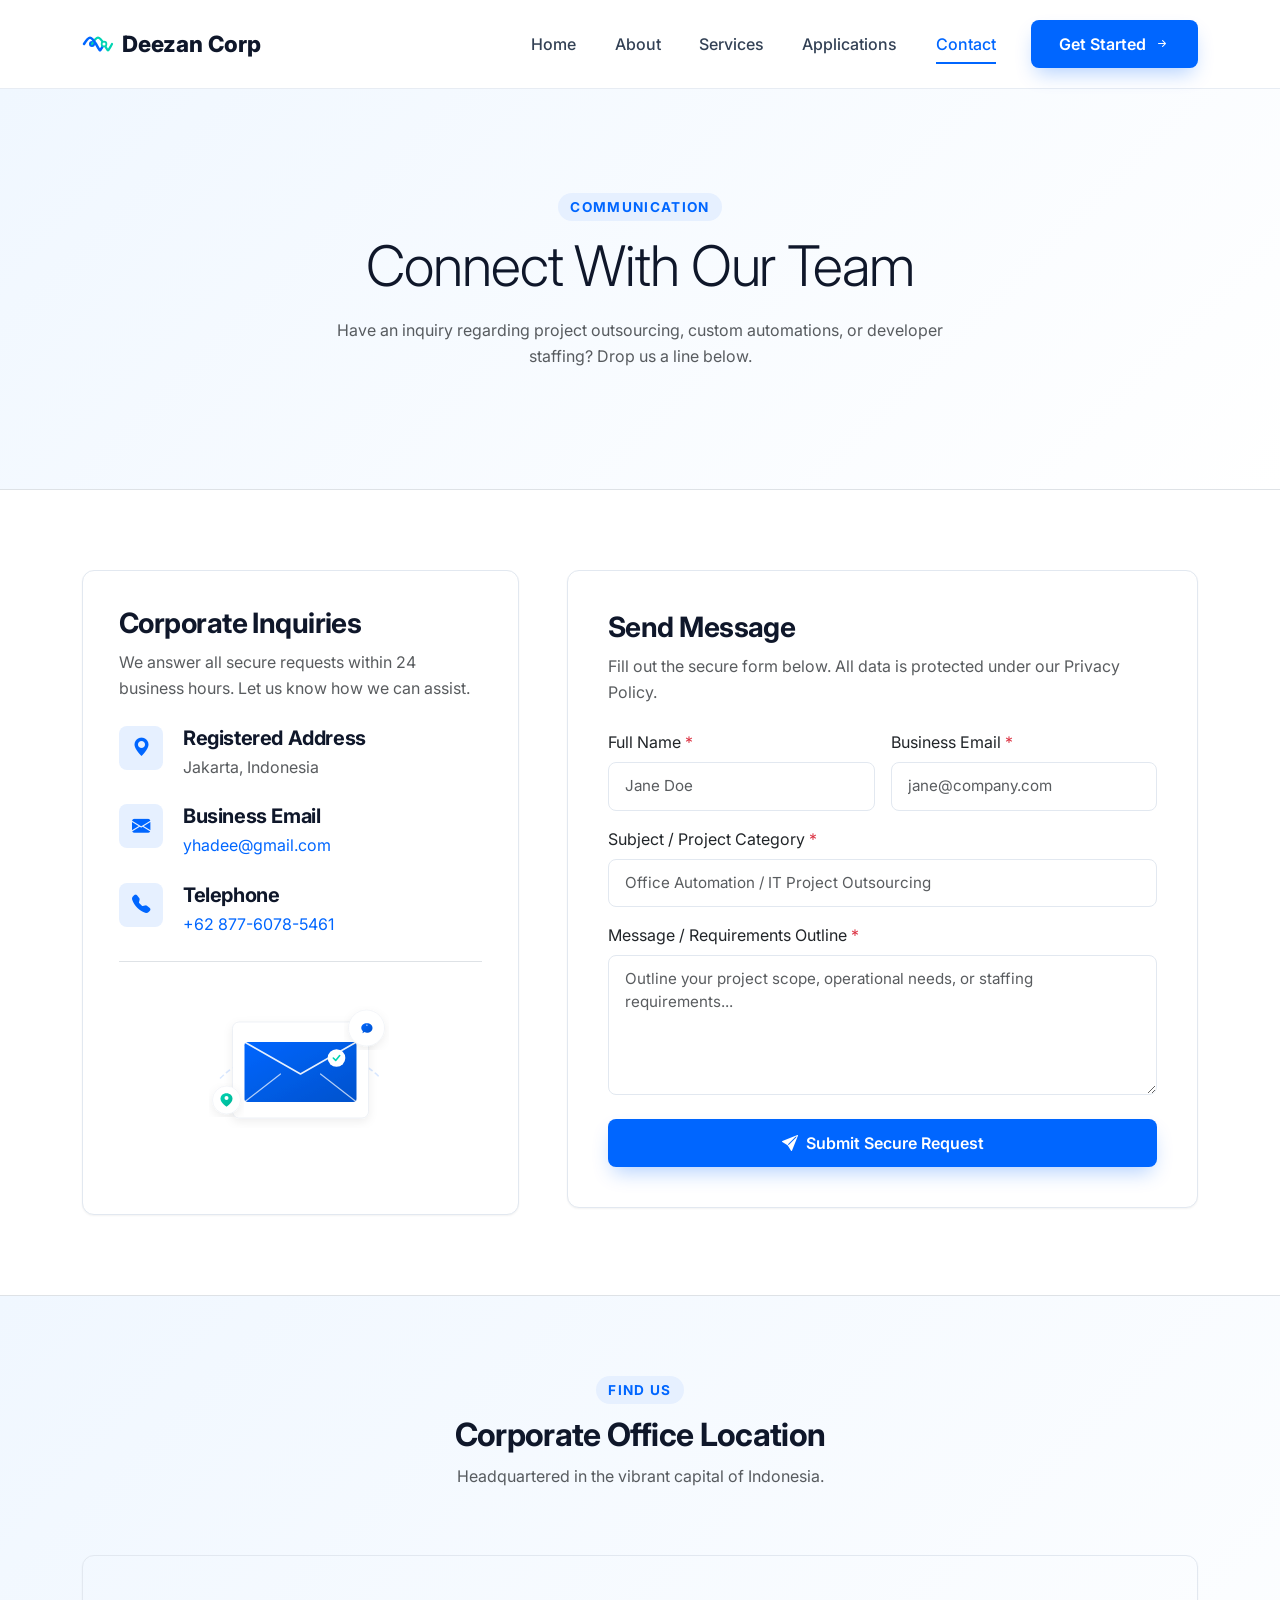
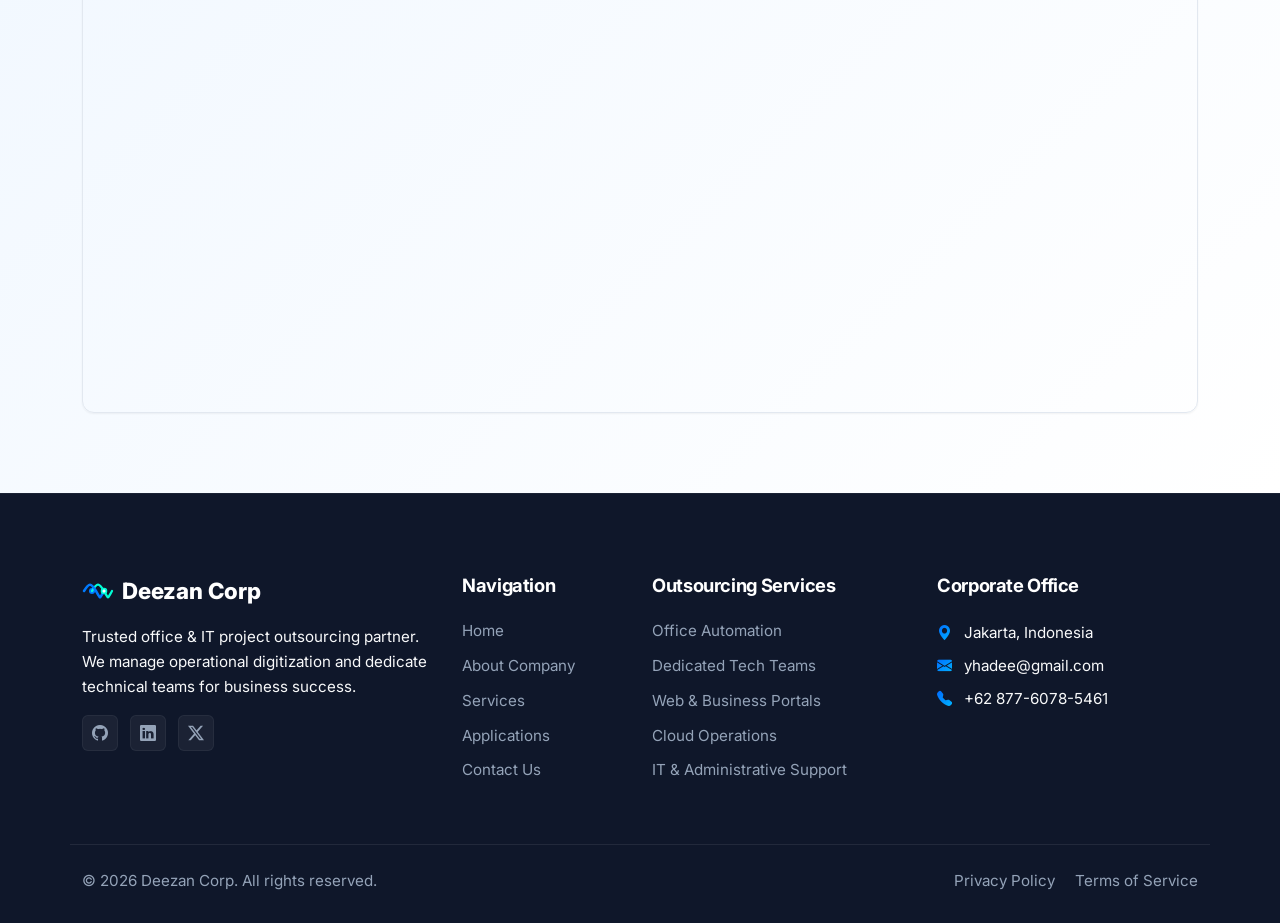
<file: contact.html>
<!DOCTYPE html>
<html lang="en">
<head>
  <meta charset="UTF-8">
  <meta name="viewport" content="width=device-width, initial-scale=1.0">
  
  <!-- Primary Meta Tags -->
  <title>Contact Us | Deezan Corp Support & Inquiries</title>
  <meta name="description" content="Get in touch with Deezan Corp. Reach our support desk or schedule a project outsourcing consultation. Office located in Jakarta.">
  <meta name="keywords" content="contact outsourcing firm, Deezan Corp email, Jakarta outsourcing firm, request project quote, IT consultation phone number">
  <meta name="author" content="Deezan Corp">
  <link rel="canonical" href="https://deezancorp.com/contact.html">
  
  <!-- Open Graph / Facebook -->
  <meta property="og:type" content="website">
  <meta property="og:url" content="https://deezancorp.com/contact.html">
  <meta property="og:title" content="Contact Us | Deezan Corp Support & Inquiries">
  <meta property="og:description" content="Reach out to Deezan Corp for project estimations, IT outsourcing, or general support.">
  <meta property="og:image" content="./assets/images/logo.svg">
  <meta property="og:site_name" content="Deezan Corp">

  <!-- Twitter -->
  <meta name="twitter:card" content="summary_large_image">
  <meta name="twitter:url" content="https://deezancorp.com/contact.html">
  <meta name="twitter:title" content="Contact Us | Deezan Corp Support & Inquiries">
  <meta name="twitter:description" content="Contact details, map location, and secure enquiry form for Deezan Corp.">
  <meta name="twitter:image" content="./assets/images/logo.svg">

  <!-- Favicon -->
  <link rel="icon" type="image/svg+xml" href="./assets/images/logo.svg">
  <link rel="alternate icon" type="image/png" href="./assets/images/favicon-32x32.png">
  <link rel="apple-touch-icon" href="./assets/images/apple-touch-icon.png">

  <!-- Manifest -->
  <link rel="manifest" href="./manifest.json">

  <!-- Fonts & Icon Libraries -->
  <link rel="preconnect" href="https://fonts.googleapis.com">
  <link rel="preconnect" href="https://fonts.gstatic.com" crossorigin>
  <link rel="stylesheet" href="https://cdn.jsdelivr.net/npm/bootstrap@5.3.2/dist/css/bootstrap.min.css">
  <link rel="stylesheet" href="https://cdn.jsdelivr.net/npm/bootstrap-icons@1.11.2/font/bootstrap-icons.min.css">
  
  <!-- Custom Stylesheet -->
  <link rel="stylesheet" href="./assets/css/style.css">
</head>
<body>

  <!-- Navigation Bar -->
  <nav class="navbar navbar-expand-lg navbar-custom sticky-top">
    <div class="container">
      <a class="navbar-brand navbar-brand-custom" href="./index.html">
        <svg viewBox="0 0 512 512" width="32" height="32">
          <circle cx="160" cy="256" r="48" fill="#0066ff" />
          <path d="M 160 256 C 240 120, 272 120, 352 256 C 432 392, 400 392, 480 256" fill="none" stroke="#00d4b2" stroke-width="36" stroke-linecap="round" />
          <path d="M 32 256 C 112 120, 144 120, 224 256 C 304 392, 272 392, 352 256" fill="none" stroke="#0066ff" stroke-width="40" stroke-linecap="round" />
          <circle cx="352" cy="256" r="52" fill="#00d4b2" />
          <circle cx="352" cy="256" r="24" fill="#ffffff" />
        </svg>
        <span>Deezan Corp</span>
      </a>
      
      <button class="navbar-toggler" type="button" data-bs-toggle="collapse" data-bs-target="#mainNavbar" aria-controls="mainNavbar" aria-expanded="false" aria-label="Toggle navigation">
        <div class="hamburger">
          <span></span>
          <span></span>
          <span></span>
        </div>
      </button>
      
      <div class="collapse navbar-collapse" id="mainNavbar">
        <ul class="navbar-nav ms-auto mb-2 mb-lg-0 align-items-center">
          <li class="nav-item">
            <a class="nav-link" href="./index.html">Home</a>
          </li>
          <li class="nav-item">
            <a class="nav-link" href="./about.html">About</a>
          </li>
          <li class="nav-item">
            <a class="nav-link" href="./services.html">Services</a>
          </li>
          <li class="nav-item">
            <a class="nav-link" href="./portfolio.html">Applications</a>
          </li>
          <li class="nav-item">
            <a class="nav-link active" aria-current="page" href="./contact.html">Contact</a>
          </li>
          <li class="nav-item ms-lg-3">
            <a class="btn-primary-custom" href="./contact.html">
              <span>Get Started</span>
              <i class="bi bi-arrow-right-short"></i>
            </a>
          </li>
        </ul>
      </div>
    </div>
  </nav>

  <!-- Header Page Intro -->
  <section class="section-padding bg-gradient-blue border-bottom">
    <div class="container text-center py-4">
      <span class="section-tag">Communication</span>
      <h1 class="display-4 font-weight-extrabold mb-3">Connect With Our Team</h1>
      <p class="text-muted mx-auto" style="max-width: 650px;">Have an inquiry regarding project outsourcing, custom automations, or developer staffing? Drop us a line below.</p>
    </div>
  </section>

  <!-- Contact Form & Details -->
  <section class="section-padding">
    <div class="container">
      <div class="row g-5 align-items-stretch">
        
        <!-- Left Side: Contact Information & Illustration -->
        <div class="col-lg-5 animate-on-scroll">
          <div class="contact-info-card d-flex flex-column justify-content-between">
            <div>
              <h3>Corporate Inquiries</h3>
              <p class="text-muted mb-4">We answer all secure requests within 24 business hours. Let us know how we can assist.</p>
              
              <div class="contact-info-item">
                <div class="contact-info-icon">
                  <i class="bi bi-geo-alt-fill"></i>
                </div>
                <div>
                  <h5 class="mb-1">Registered Address</h5>
                  <p class="text-muted mb-0">Jakarta, Indonesia</p>
                </div>
              </div>

              <div class="contact-info-item">
                <div class="contact-info-icon">
                  <i class="bi bi-envelope-fill"></i>
                </div>
                <div>
                  <h5 class="mb-1">Business Email</h5>
                  <p class="text-muted mb-0"><a href="mailto:yhadee@gmail.com">yhadee@gmail.com</a></p>
                </div>
              </div>

              <div class="contact-info-item">
                <div class="contact-info-icon">
                  <i class="bi bi-telephone-fill"></i>
                </div>
                <div>
                  <h5 class="mb-1">Telephone</h5>
                  <p class="text-muted mb-0"><a href="tel:+6287760785461">+62 877-6078-5461</a></p>
                </div>
              </div>
            </div>

            <!-- Illustration placeholder below details -->
            <div class="mt-4 pt-3 border-top text-center d-none d-lg-block">
              <img loading="lazy" class="svg-illustration svg-illustration-small mx-auto" src="./assets/images/contact-illustration.svg" alt="Illustration representing message envelopes and digital communication links" style="max-height: 200px;">
            </div>
          </div>
        </div>

        <!-- Right Side: Contact Form -->
        <div class="col-lg-7 animate-on-scroll">
          <div class="contact-form-card">
            <h3>Send Message</h3>
            <p class="text-muted mb-4">Fill out the secure form below. All data is protected under our Privacy Policy.</p>
            
            <form id="contactForm" novalidate>
              <div class="row g-3">
                <div class="col-md-6">
                  <label for="name" class="form-label font-weight-bold text-dark fs-7">Full Name <span class="text-danger">*</span></label>
                  <input type="text" class="form-control form-control-custom" id="name" placeholder="Jane Doe" required>
                </div>
                <div class="col-md-6">
                  <label for="email" class="form-label font-weight-bold text-dark fs-7">Business Email <span class="text-danger">*</span></label>
                  <input type="email" class="form-control form-control-custom" id="email" placeholder="jane@company.com" required>
                </div>
                <div class="col-12">
                  <label for="subject" class="form-label font-weight-bold text-dark fs-7">Subject / Project Category <span class="text-danger">*</span></label>
                  <input type="text" class="form-control form-control-custom" id="subject" placeholder="Office Automation / IT Project Outsourcing" required>
                </div>
                <div class="col-12">
                  <label for="message" class="form-label font-weight-bold text-dark fs-7">Message / Requirements Outline <span class="text-danger">*</span></label>
                  <textarea class="form-control form-control-custom" id="message" rows="5" placeholder="Outline your project scope, operational needs, or staffing requirements..." required></textarea>
                </div>
                <div class="col-12 mt-4">
                  <button type="submit" class="btn-primary-custom w-100 justify-content-center">
                    <i class="bi bi-send-fill"></i>
                    <span>Submit Secure Request</span>
                  </button>
                </div>
              </div>
            </form>
          </div>
        </div>

      </div>
    </div>
  </section>

  <!-- Interactive Map Section -->
  <section class="section-padding bg-gradient-blue border-top">
    <div class="container">
      <div class="row justify-content-center text-center section-title-wrapper animate-on-scroll">
        <div class="col-lg-8">
          <span class="section-tag">Find Us</span>
          <h2>Corporate Office Location</h2>
          <p class="text-muted">Headquartered in the vibrant capital of Indonesia.</p>
        </div>
      </div>
      
      <div class="row animate-on-scroll">
        <div class="col-12">
          <div class="map-wrapper">
            <!-- Keyless Embedded Google Map for Jakarta, Indonesia -->
            <iframe 
              src="https://www.google.com/maps/embed?pb=!1m18!1m12!1m3!1d253840.485369686!2d106.68942918804368!3d-6.229746497187994!2m3!1f0!2f0!3f0!3m2!1i1024!2i768!4f13.1!3m3!1m2!1s0x2e69f3e849e77857%3A0xa1e1af2b56e6ca42!2sJakarta%2C%20Indonesia!5e0!3m2!1sen!2sid!4v1689230000000!5m2!1sen!2sid" 
              width="100%" 
              height="450" 
              style="border:0;" 
              allowfullscreen="" 
              loading="lazy" 
              referrerpolicy="no-referrer-when-downgrade"
              title="Deezan Corp Headquarters Map location">
            </iframe>
          </div>
        </div>
      </div>
    </div>
  </section>

  <!-- Footer -->
  <footer class="footer">
    <div class="container">
      <div class="row g-4">
        <!-- Col 1 -->
        <div class="col-lg-4 col-md-6">
          <a class="navbar-brand-custom text-white mb-3" href="./index.html" style="color:#fff !important;">
            <svg viewBox="0 0 512 512" width="32" height="32" style="filter: brightness(1.2);">
              <circle cx="160" cy="256" r="48" fill="#0066ff" />
              <path d="M 160 256 C 240 120, 272 120, 352 256 C 432 392, 400 392, 480 256" fill="none" stroke="#00d4b2" stroke-width="36" stroke-linecap="round" />
              <path d="M 32 256 C 112 120, 144 120, 224 256 C 304 392, 272 392, 352 256" fill="none" stroke="#0066ff" stroke-width="40" stroke-linecap="round" />
              <circle cx="352" cy="256" r="52" fill="#00d4b2" />
              <circle cx="352" cy="256" r="24" fill="#ffffff" />
            </svg>
            <span class="text-white">Deezan Corp</span>
          </a>
          <p class="text-light mt-3">Trusted office & IT project outsourcing partner. We manage operational digitization and dedicate technical teams for business success.</p>
          <div class="social-links mt-3">
            <a href="https://github.com/deezancorp" target="_blank" rel="noopener" class="social-link-btn" aria-label="GitHub Page"><i class="bi bi-github"></i></a>
            <a href="https://linkedin.com/company/deezancorp" target="_blank" rel="noopener" class="social-link-btn" aria-label="LinkedIn Page"><i class="bi bi-linkedin"></i></a>
            <a href="https://twitter.com/deezancorp" target="_blank" rel="noopener" class="social-link-btn" aria-label="Twitter Account"><i class="bi bi-twitter-x"></i></a>
          </div>
        </div>
        <!-- Col 2 -->
        <div class="col-lg-2 col-md-6">
          <h4 class="footer-title">Navigation</h4>
          <ul class="footer-links">
            <li><a href="./index.html">Home</a></li>
            <li><a href="./about.html">About Company</a></li>
            <li><a href="./services.html">Services</a></li>
            <li><a href="./portfolio.html">Applications</a></li>
            <li><a href="./contact.html">Contact Us</a></li>
          </ul>
        </div>
        <!-- Col 3 -->
        <div class="col-lg-3 col-md-6">
          <h4 class="footer-title">Outsourcing Services</h4>
          <ul class="footer-links">
            <li><a href="./services.html">Office Automation</a></li>
            <li><a href="./services.html">Dedicated Tech Teams</a></li>
            <li><a href="./services.html">Web & Business Portals</a></li>
            <li><a href="./services.html">Cloud Operations</a></li>
            <li><a href="./services.html">IT & Administrative Support</a></li>
          </ul>
        </div>
        <!-- Col 4 -->
        <div class="col-lg-3 col-md-6">
          <h4 class="footer-title">Corporate Office</h4>
          <p class="text-light mb-2"><i class="bi bi-geo-alt-fill text-gradient me-2"></i> Jakarta, Indonesia</p>
          <p class="text-light mb-2"><i class="bi bi-envelope-fill text-gradient me-2"></i> yhadee@gmail.com</p>
          <p class="text-light"><i class="bi bi-telephone-fill text-gradient me-2"></i> +62 877-6078-5461</p>
        </div>
      </div>
      
      <!-- Footer Bottom -->
      <div class="row footer-bottom">
        <div class="col-md-6 text-center text-md-start mb-3 mb-md-0">
          <span>&copy; 2026 Deezan Corp. All rights reserved.</span>
        </div>
        <div class="col-md-6 text-center text-md-end">
          <a href="./privacy-policy.html" class="me-3">Privacy Policy</a>
          <a href="./terms-of-service.html">Terms of Service</a>
        </div>
      </div>
    </div>
  </footer>

  <!-- Scroll to Top -->
  <button class="back-to-top" aria-label="Scroll to top">
    <i class="bi bi-chevron-up"></i>
  </button>

  <!-- JS Dependencies -->
  <script src="https://cdn.jsdelivr.net/npm/bootstrap@5.3.2/dist/js/bootstrap.bundle.min.js"></script>
  <script src="./assets/js/main.js"></script>
</body>
</html>
</file>
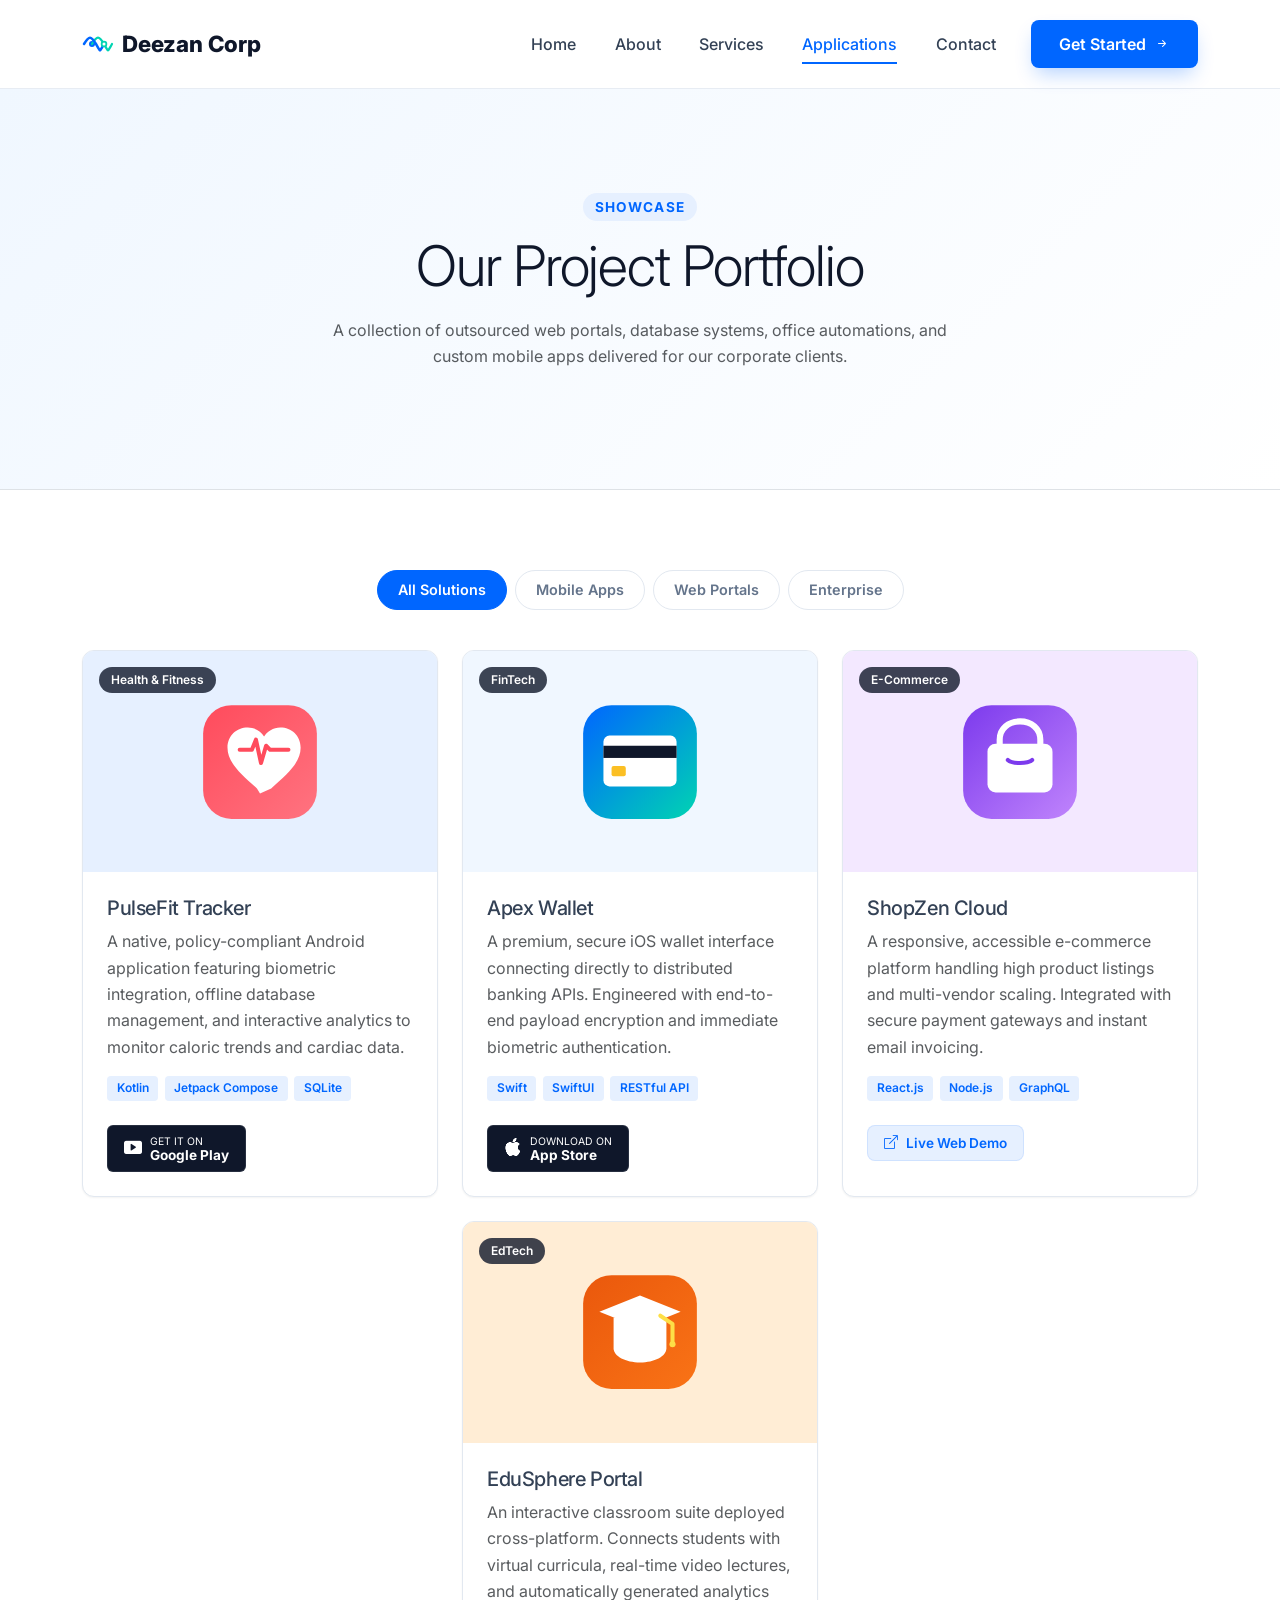
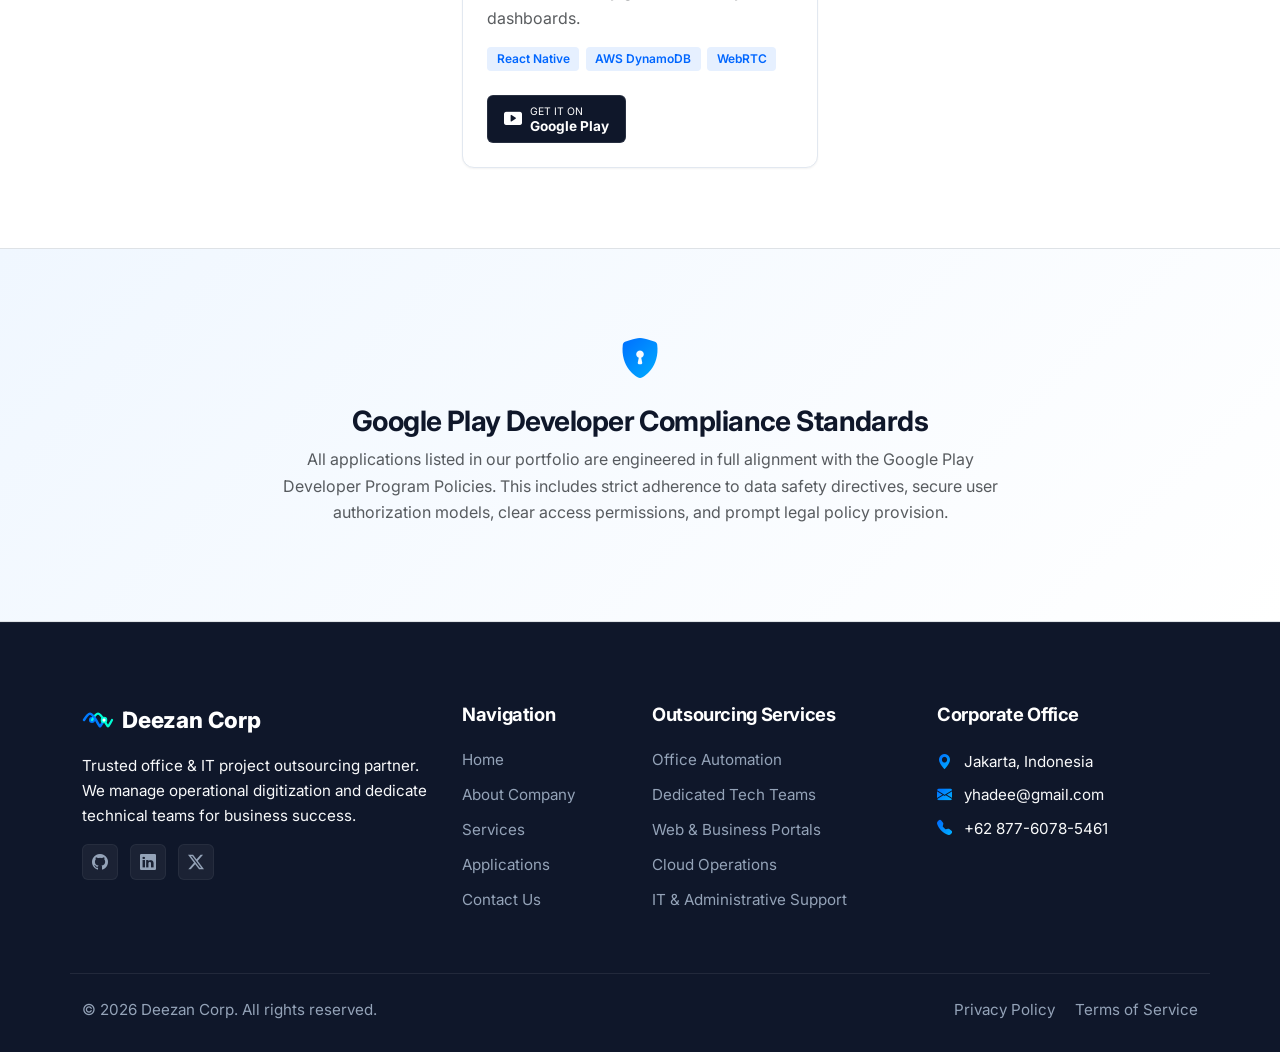
<file: portfolio.html>
<!DOCTYPE html>
<html lang="en">
<head>
  <meta charset="UTF-8">
  <meta name="viewport" content="width=device-width, initial-scale=1.0">
  
  <!-- Primary Meta Tags -->
  <title>Our Portfolio | Deezan Corp</title>
  <meta name="description" content="Explore Deezan Corp's portfolio of outsourced office systems, custom corporate web portals, database migrations, and workflow automations.">
  <meta name="keywords" content="outsourced projects, web portals portfolio, corporate case studies, custom CRM systems, office automation portfolio, Deezan Corp">
  <meta name="author" content="Deezan Corp">
  <link rel="canonical" href="https://deezancorp.com/portfolio.html">
  
  <!-- Open Graph / Facebook -->
  <meta property="og:type" content="website">
  <meta property="og:url" content="https://deezancorp.com/portfolio.html">
  <meta property="og:title" content="Our Portfolio | Deezan Corp">
  <meta property="og:description" content="Portfolio of outsourced office systems, custom corporate portals, and workflow automations developed by Deezan Corp.">
  <meta property="og:image" content="./assets/images/logo.svg">
  <meta property="og:site_name" content="Deezan Corp">

  <!-- Twitter -->
  <meta name="twitter:card" content="summary_large_image">
  <meta name="twitter:url" content="https://deezancorp.com/portfolio.html">
  <meta name="twitter:title" content="Our Portfolio | Deezan Corp">
  <meta name="twitter:description" content="Portfolio of outsourced office systems, custom corporate portals, and workflow automations developed by Deezan Corp.">
  <meta name="twitter:image" content="./assets/images/logo.svg">

  <!-- Favicon -->
  <link rel="icon" type="image/svg+xml" href="./assets/images/logo.svg">
  <link rel="alternate icon" type="image/png" href="./assets/images/favicon-32x32.png">
  <link rel="apple-touch-icon" href="./assets/images/apple-touch-icon.png">

  <!-- Manifest -->
  <link rel="manifest" href="./manifest.json">

  <!-- Fonts & Icon Libraries -->
  <link rel="preconnect" href="https://fonts.googleapis.com">
  <link rel="preconnect" href="https://fonts.gstatic.com" crossorigin>
  <link rel="stylesheet" href="https://cdn.jsdelivr.net/npm/bootstrap@5.3.2/dist/css/bootstrap.min.css">
  <link rel="stylesheet" href="https://cdn.jsdelivr.net/npm/bootstrap-icons@1.11.2/font/bootstrap-icons.min.css">
  
  <!-- Custom Stylesheet -->
  <link rel="stylesheet" href="./assets/css/style.css">
</head>
<body>

  <!-- Navigation Bar -->
  <nav class="navbar navbar-expand-lg navbar-custom sticky-top">
    <div class="container">
      <a class="navbar-brand navbar-brand-custom" href="./index.html">
        <svg viewBox="0 0 512 512" width="32" height="32">
          <circle cx="160" cy="256" r="48" fill="#0066ff" />
          <path d="M 160 256 C 240 120, 272 120, 352 256 C 432 392, 400 392, 480 256" fill="none" stroke="#00d4b2" stroke-width="36" stroke-linecap="round" />
          <path d="M 32 256 C 112 120, 144 120, 224 256 C 304 392, 272 392, 352 256" fill="none" stroke="#0066ff" stroke-width="40" stroke-linecap="round" />
          <circle cx="352" cy="256" r="52" fill="#00d4b2" />
          <circle cx="352" cy="256" r="24" fill="#ffffff" />
        </svg>
        <span>Deezan Corp</span>
      </a>
      
      <button class="navbar-toggler" type="button" data-bs-toggle="collapse" data-bs-target="#mainNavbar" aria-controls="mainNavbar" aria-expanded="false" aria-label="Toggle navigation">
        <div class="hamburger">
          <span></span>
          <span></span>
          <span></span>
        </div>
      </button>
      
      <div class="collapse navbar-collapse" id="mainNavbar">
        <ul class="navbar-nav ms-auto mb-2 mb-lg-0 align-items-center">
          <li class="nav-item">
            <a class="nav-link" href="./index.html">Home</a>
          </li>
          <li class="nav-item">
            <a class="nav-link" href="./about.html">About</a>
          </li>
          <li class="nav-item">
            <a class="nav-link" href="./services.html">Services</a>
          </li>
          <li class="nav-item">
            <a class="nav-link active" aria-current="page" href="./portfolio.html">Applications</a>
          </li>
          <li class="nav-item">
            <a class="nav-link" href="./contact.html">Contact</a>
          </li>
          <li class="nav-item ms-lg-3">
            <a class="btn-primary-custom" href="./contact.html">
              <span>Get Started</span>
              <i class="bi bi-arrow-right-short"></i>
            </a>
          </li>
        </ul>
      </div>
    </div>
  </nav>

  <!-- Header Page Intro -->
  <section class="section-padding bg-gradient-blue border-bottom">
    <div class="container text-center py-4">
      <span class="section-tag">Showcase</span>
      <h1 class="display-4 font-weight-extrabold mb-3">Our Project Portfolio</h1>
      <p class="text-muted mx-auto" style="max-width: 650px;">A collection of outsourced web portals, database systems, office automations, and custom mobile apps delivered for our corporate clients.</p>
    </div>
  </section>

  <!-- Portfolio Grid & Filter Section -->
  <section class="section-padding">
    <div class="container">
      
      <!-- Filters (Category Switching handled in main.js) -->
      <div class="portfolio-filters animate-on-scroll">
        <button class="portfolio-btn active" data-filter="all">All Solutions</button>
        <button class="portfolio-btn" data-filter="mobile">Mobile Apps</button>
        <button class="portfolio-btn" data-filter="web">Web Portals</button>
        <button class="portfolio-btn" data-filter="enterprise">Enterprise</button>
      </div>

      <!-- Projects Grid -->
      <div class="row g-4 justify-content-center">
        
        <!-- App 1: PulseFit -->
        <div class="col-sm-6 col-lg-4 animate-on-scroll">
          <div class="portfolio-card portfolio-item">
            <div class="portfolio-item-wrapper" data-category="mobile">
              <div class="portfolio-img-wrapper p-5">
                <img loading="lazy" src="./assets/images/app-health.svg" alt="PulseFit mobile app icon showcasing wellness analytics" style="max-width: 130px; height: auto;">
                <span class="portfolio-badge">Health & Fitness</span>
              </div>
              <div class="portfolio-content">
                <h4 class="h5">PulseFit Tracker</h4>
                <p class="text-muted">A native, policy-compliant Android application featuring biometric integration, offline database management, and interactive analytics to monitor caloric trends and cardiac data.</p>
                <div class="portfolio-tech-tags">
                  <span class="tech-tag">Kotlin</span>
                  <span class="tech-tag">Jetpack Compose</span>
                  <span class="tech-tag">SQLite</span>
                </div>
                <div class="mt-4">
                  <!-- Play Store Button Placeholder -->
                  <a href="#" class="play-store-btn" onclick="event.preventDefault(); alert('Google Play Store verification placeholder');">
                    <i class="bi bi-play-btn-fill"></i>
                    <div class="text-start">
                      <div style="font-size: 0.65rem; font-weight: normal; text-transform: uppercase;">Get it on</div>
                      <div style="font-size: 0.85rem; font-weight: 700; line-height: 1;">Google Play</div>
                    </div>
                  </a>
                </div>
              </div>
            </div>
          </div>
        </div>

        <!-- App 2: Apex Wallet -->
        <div class="col-sm-6 col-lg-4 animate-on-scroll">
          <div class="portfolio-card portfolio-item">
            <div class="portfolio-item-wrapper" data-category="mobile">
              <div class="portfolio-img-wrapper p-5" style="background-color: var(--primary-ultra-light);">
                <img loading="lazy" src="./assets/images/app-finance.svg" alt="Apex Wallet credit card and financial nodes visual" style="max-width: 130px; height: auto;">
                <span class="portfolio-badge">FinTech</span>
              </div>
              <div class="portfolio-content">
                <h4 class="h5">Apex Wallet</h4>
                <p class="text-muted">A premium, secure iOS wallet interface connecting directly to distributed banking APIs. Engineered with end-to-end payload encryption and immediate biometric authentication.</p>
                <div class="portfolio-tech-tags">
                  <span class="tech-tag">Swift</span>
                  <span class="tech-tag">SwiftUI</span>
                  <span class="tech-tag">RESTful API</span>
                </div>
                <div class="mt-4">
                  <a href="#" class="play-store-btn" onclick="event.preventDefault(); alert('Google Play Store verification placeholder (App Store alternative)');">
                    <i class="bi bi-apple"></i>
                    <div class="text-start">
                      <div style="font-size: 0.65rem; font-weight: normal; text-transform: uppercase;">Download on</div>
                      <div style="font-size: 0.85rem; font-weight: 700; line-height: 1;">App Store</div>
                    </div>
                  </a>
                </div>
              </div>
            </div>
          </div>
        </div>

        <!-- App 3: ShopZen -->
        <div class="col-sm-6 col-lg-4 animate-on-scroll">
          <div class="portfolio-card portfolio-item">
            <div class="portfolio-item-wrapper" data-category="web">
              <div class="portfolio-img-wrapper p-5" style="background-color: #f3e8ff;">
                <img loading="lazy" src="./assets/images/app-commerce.svg" alt="ShopZen e-commerce shopping bag outline" style="max-width: 130px; height: auto;">
                <span class="portfolio-badge">E-Commerce</span>
              </div>
              <div class="portfolio-content">
                <h4 class="h5">ShopZen Cloud</h4>
                <p class="text-muted">A responsive, accessible e-commerce platform handling high product listings and multi-vendor scaling. Integrated with secure payment gateways and instant email invoicing.</p>
                <div class="portfolio-tech-tags">
                  <span class="tech-tag">React.js</span>
                  <span class="tech-tag">Node.js</span>
                  <span class="tech-tag">GraphQL</span>
                </div>
                <div class="mt-4">
                  <a href="#" class="btn-secondary-custom" style="padding: 0.45rem 1rem; font-size: 0.85rem;" onclick="event.preventDefault(); alert('Demo website link placeholder');">
                    <i class="bi bi-box-arrow-up-right"></i>
                    <span>Live Web Demo</span>
                  </a>
                </div>
              </div>
            </div>
          </div>
        </div>

        <!-- App 4: EduSphere -->
        <div class="col-sm-6 col-lg-4 animate-on-scroll">
          <div class="portfolio-card portfolio-item">
            <div class="portfolio-item-wrapper" data-category="enterprise">
              <div class="portfolio-img-wrapper p-5" style="background-color: #ffedd5;">
                <img loading="lazy" src="./assets/images/app-edu.svg" alt="EduSphere graduation cap icon representing cloud classroom" style="max-width: 130px; height: auto;">
                <span class="portfolio-badge">EdTech</span>
              </div>
              <div class="portfolio-content">
                <h4 class="h5">EduSphere Portal</h4>
                <p class="text-muted">An interactive classroom suite deployed cross-platform. Connects students with virtual curricula, real-time video lectures, and automatically generated analytics dashboards.</p>
                <div class="portfolio-tech-tags">
                  <span class="tech-tag">React Native</span>
                  <span class="tech-tag">AWS DynamoDB</span>
                  <span class="tech-tag">WebRTC</span>
                </div>
                <div class="mt-4">
                  <!-- Play Store Button Placeholder -->
                  <a href="#" class="play-store-btn" onclick="event.preventDefault(); alert('Google Play Store verification placeholder');">
                    <i class="bi bi-play-btn-fill"></i>
                    <div class="text-start">
                      <div style="font-size: 0.65rem; font-weight: normal; text-transform: uppercase;">Get it on</div>
                      <div style="font-size: 0.85rem; font-weight: 700; line-height: 1;">Google Play</div>
                    </div>
                  </a>
                </div>
              </div>
            </div>
          </div>
        </div>

      </div>
    </div>
  </section>

  <!-- Staging / Compliance note -->
  <section class="section-padding bg-gradient-blue border-top border-bottom">
    <div class="container text-center">
      <div class="row justify-content-center animate-on-scroll">
        <div class="col-lg-8">
          <i class="bi bi-shield-lock-fill text-gradient fs-1 mb-3 d-inline-block"></i>
          <h3>Google Play Developer Compliance Standards</h3>
          <p class="text-muted">All applications listed in our portfolio are engineered in full alignment with the Google Play Developer Program Policies. This includes strict adherence to data safety directives, secure user authorization models, clear access permissions, and prompt legal policy provision.</p>
        </div>
      </div>
    </div>
  </section>

  <!-- Footer -->
  <footer class="footer">
    <div class="container">
      <div class="row g-4">
        <!-- Col 1 -->
        <div class="col-lg-4 col-md-6">
          <a class="navbar-brand-custom text-white mb-3" href="./index.html" style="color:#fff !important;">
            <svg viewBox="0 0 512 512" width="32" height="32" style="filter: brightness(1.2);">
              <circle cx="160" cy="256" r="48" fill="#0066ff" />
              <path d="M 160 256 C 240 120, 272 120, 352 256 C 432 392, 400 392, 480 256" fill="none" stroke="#00d4b2" stroke-width="36" stroke-linecap="round" />
              <path d="M 32 256 C 112 120, 144 120, 224 256 C 304 392, 272 392, 352 256" fill="none" stroke="#0066ff" stroke-width="40" stroke-linecap="round" />
              <circle cx="352" cy="256" r="52" fill="#00d4b2" />
              <circle cx="352" cy="256" r="24" fill="#ffffff" />
            </svg>
            <span class="text-white">Deezan Corp</span>
          </a>
          <p class="text-light mt-3">Trusted office & IT project outsourcing partner. We manage operational digitization and dedicate technical teams for business success.</p>
          <div class="social-links mt-3">
            <a href="https://github.com/deezancorp" target="_blank" rel="noopener" class="social-link-btn" aria-label="GitHub Page"><i class="bi bi-github"></i></a>
            <a href="https://linkedin.com/company/deezancorp" target="_blank" rel="noopener" class="social-link-btn" aria-label="LinkedIn Page"><i class="bi bi-linkedin"></i></a>
            <a href="https://twitter.com/deezancorp" target="_blank" rel="noopener" class="social-link-btn" aria-label="Twitter Account"><i class="bi bi-twitter-x"></i></a>
          </div>
        </div>
        <!-- Col 2 -->
        <div class="col-lg-2 col-md-6">
          <h4 class="footer-title">Navigation</h4>
          <ul class="footer-links">
            <li><a href="./index.html">Home</a></li>
            <li><a href="./about.html">About Company</a></li>
            <li><a href="./services.html">Services</a></li>
            <li><a href="./portfolio.html">Applications</a></li>
            <li><a href="./contact.html">Contact Us</a></li>
          </ul>
        </div>
        <!-- Col 3 -->
        <div class="col-lg-3 col-md-6">
          <h4 class="footer-title">Outsourcing Services</h4>
          <ul class="footer-links">
            <li><a href="./services.html">Office Automation</a></li>
            <li><a href="./services.html">Dedicated Tech Teams</a></li>
            <li><a href="./services.html">Web & Business Portals</a></li>
            <li><a href="./services.html">Cloud Operations</a></li>
            <li><a href="./services.html">IT & Administrative Support</a></li>
          </ul>
        </div>
        <!-- Col 4 -->
        <div class="col-lg-3 col-md-6">
          <h4 class="footer-title">Corporate Office</h4>
          <p class="text-light mb-2"><i class="bi bi-geo-alt-fill text-gradient me-2"></i> Jakarta, Indonesia</p>
          <p class="text-light mb-2"><i class="bi bi-envelope-fill text-gradient me-2"></i> yhadee@gmail.com</p>
          <p class="text-light"><i class="bi bi-telephone-fill text-gradient me-2"></i> +62 877-6078-5461</p>
        </div>
      </div>
      
      <!-- Footer Bottom -->
      <div class="row footer-bottom">
        <div class="col-md-6 text-center text-md-start mb-3 mb-md-0">
          <span>&copy; 2026 Deezan Corp. All rights reserved.</span>
        </div>
        <div class="col-md-6 text-center text-md-end">
          <a href="./privacy-policy.html" class="me-3">Privacy Policy</a>
          <a href="./terms-of-service.html">Terms of Service</a>
        </div>
      </div>
    </div>
  </footer>

  <!-- Scroll to Top -->
  <button class="back-to-top" aria-label="Scroll to top">
    <i class="bi bi-chevron-up"></i>
  </button>

  <!-- JS Dependencies -->
  <script src="https://cdn.jsdelivr.net/npm/bootstrap@5.3.2/dist/js/bootstrap.bundle.min.js"></script>
  <script src="./assets/js/main.js"></script>
</body>
</html>
</file>
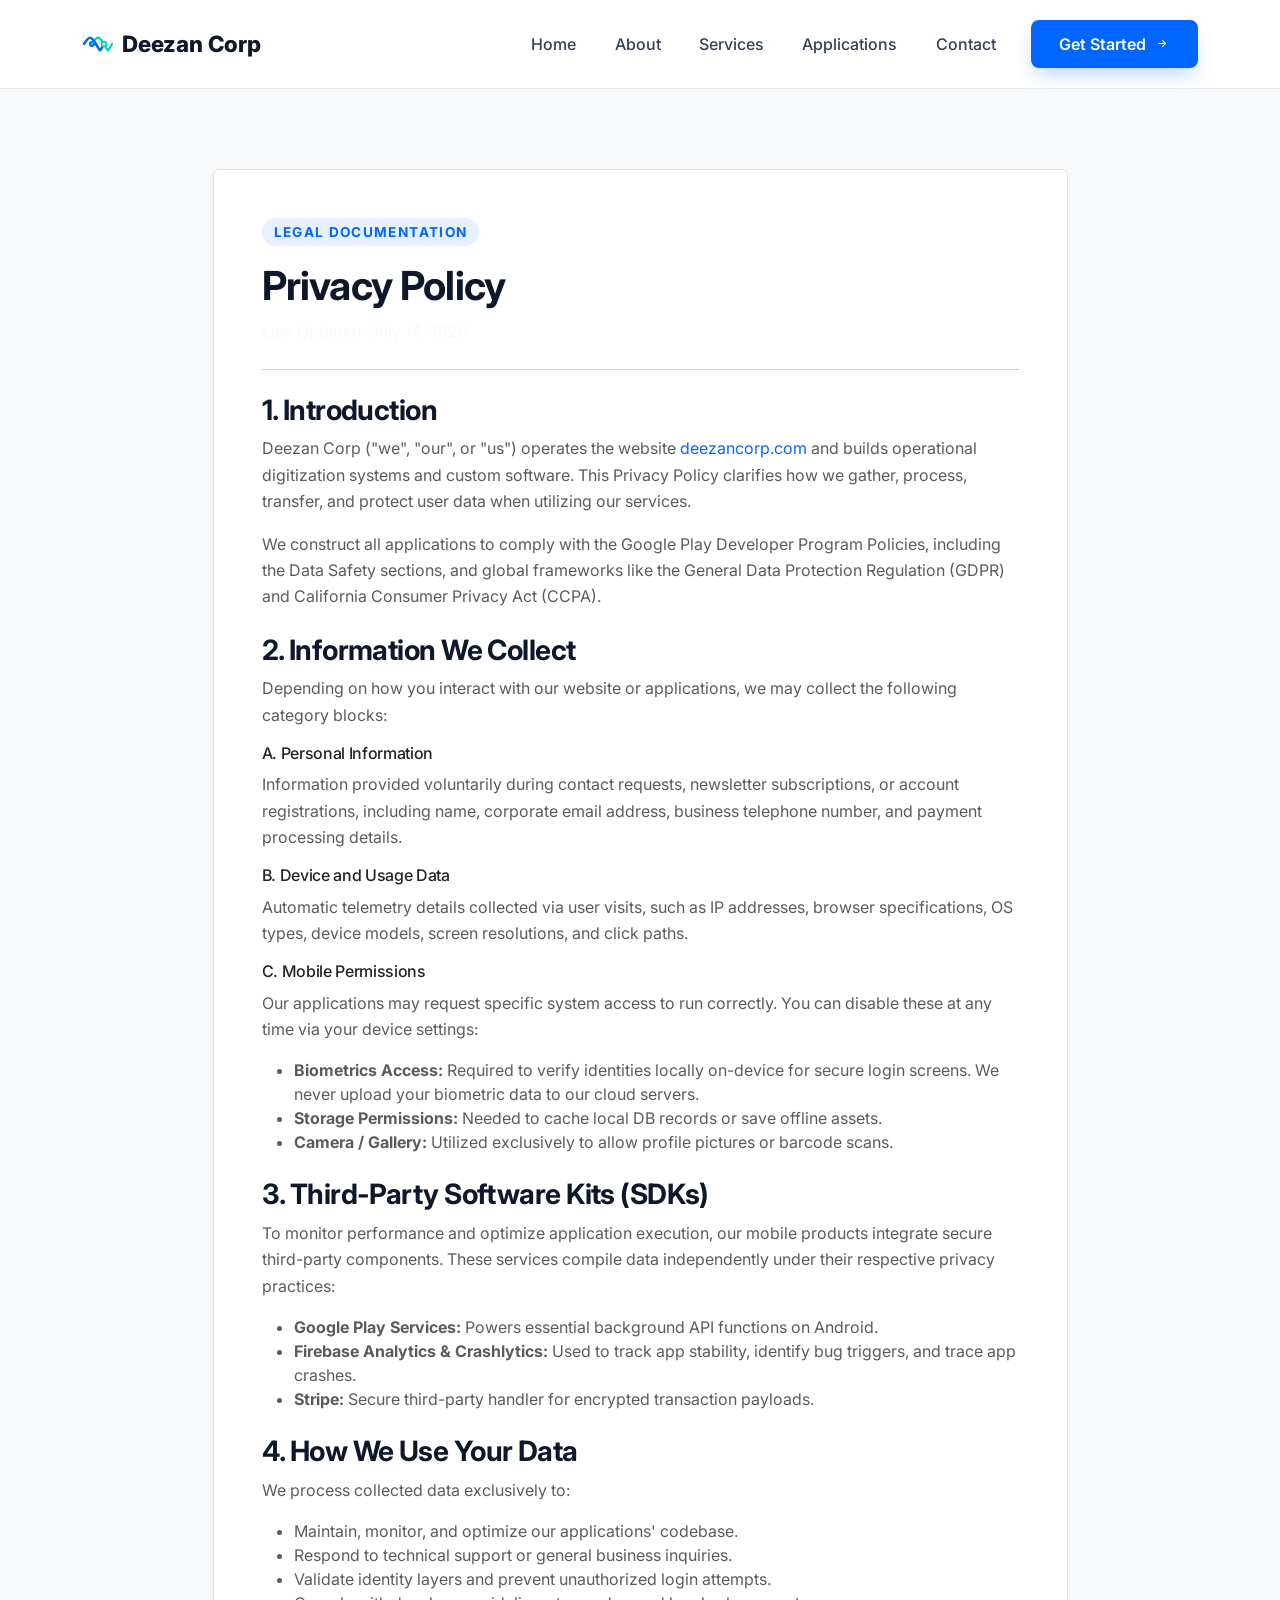
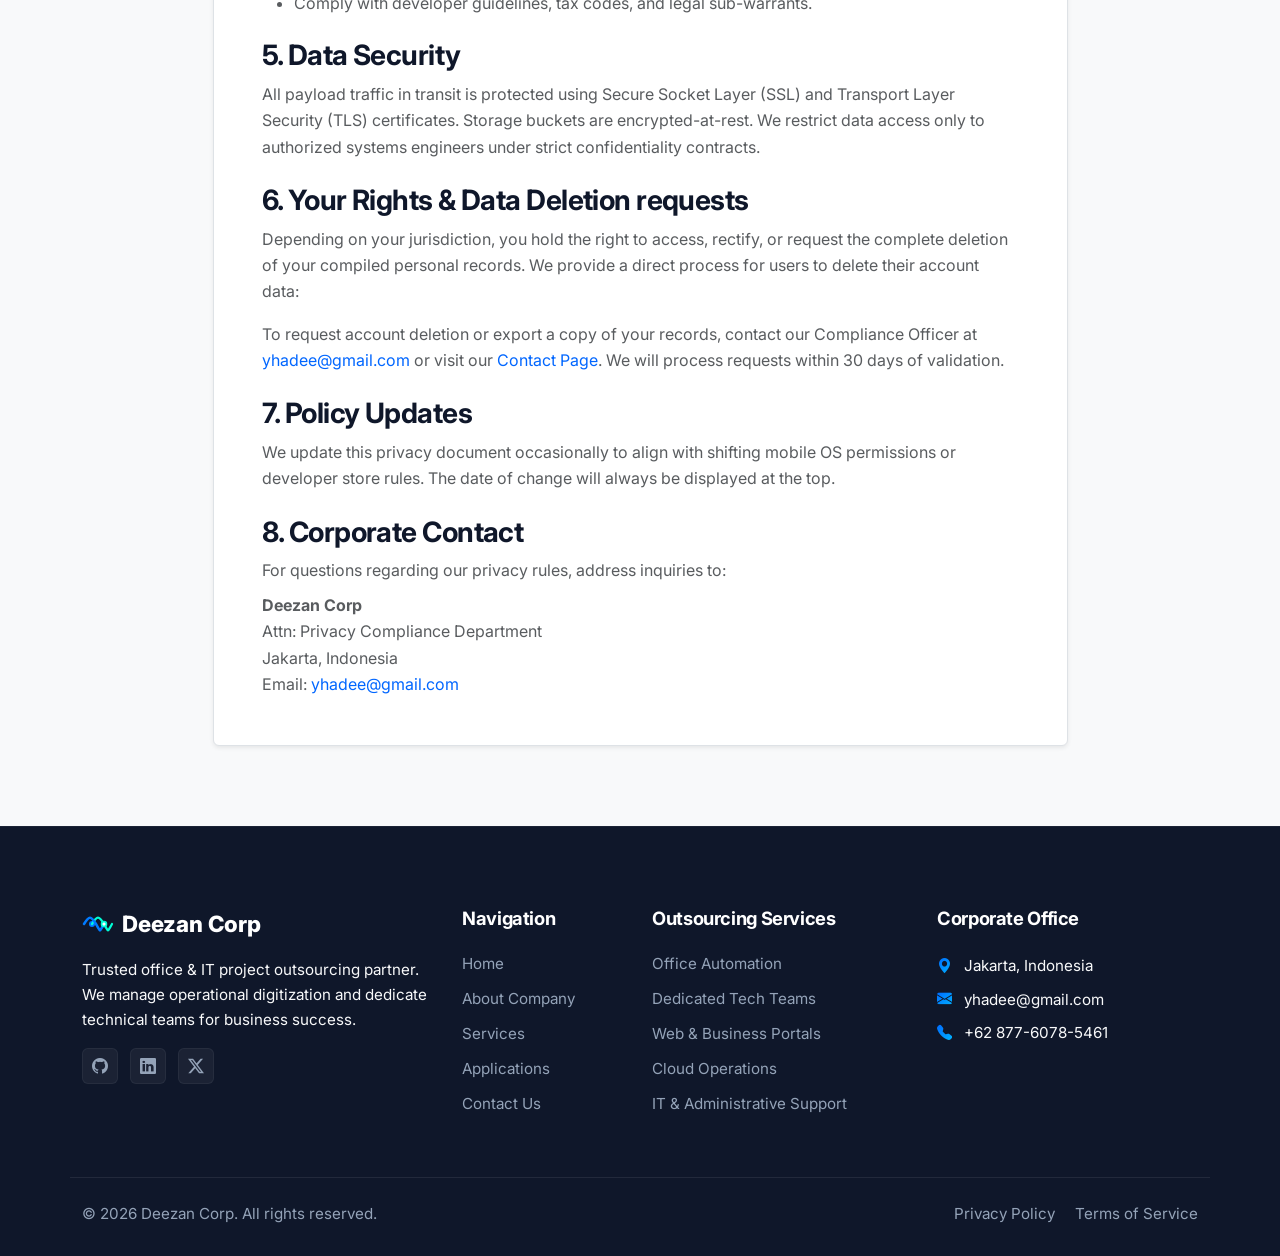
<file: privacy-policy.html>
<!DOCTYPE html>
<html lang="en">
<head>
  <meta charset="UTF-8">
  <meta name="viewport" content="width=device-width, initial-scale=1.0">
  
  <!-- Primary Meta Tags -->
  <title>Privacy Policy | Deezan Corp Developer Compliance</title>
  <meta name="description" content="Read Deezan Corp's comprehensive Privacy Policy. Details on user data collection, security encryption, and compliance policies.">
  <meta name="robots" content="noindex, follow">
  <link rel="canonical" href="https://deezancorp.com/privacy-policy.html">

  <!-- Favicon -->
  <link rel="icon" type="image/svg+xml" href="./assets/images/logo.svg">
  <link rel="alternate icon" type="image/png" href="./assets/images/favicon-32x32.png">
  <link rel="apple-touch-icon" href="./assets/images/apple-touch-icon.png">

  <!-- Fonts & Icon Libraries -->
  <link rel="preconnect" href="https://fonts.googleapis.com">
  <link rel="preconnect" href="https://fonts.gstatic.com" crossorigin>
  <link rel="stylesheet" href="https://cdn.jsdelivr.net/npm/bootstrap@5.3.2/dist/css/bootstrap.min.css">
  <link rel="stylesheet" href="https://cdn.jsdelivr.net/npm/bootstrap-icons@1.11.2/font/bootstrap-icons.min.css">
  
  <!-- Custom Stylesheet -->
  <link rel="stylesheet" href="./assets/css/style.css">
</head>
<body>

  <!-- Navigation Bar -->
  <nav class="navbar navbar-expand-lg navbar-custom sticky-top">
    <div class="container">
      <a class="navbar-brand navbar-brand-custom" href="./index.html">
        <svg viewBox="0 0 512 512" width="32" height="32">
          <circle cx="160" cy="256" r="48" fill="#0066ff" />
          <path d="M 160 256 C 240 120, 272 120, 352 256 C 432 392, 400 392, 480 256" fill="none" stroke="#00d4b2" stroke-width="36" stroke-linecap="round" />
          <path d="M 32 256 C 112 120, 144 120, 224 256 C 304 392, 272 392, 352 256" fill="none" stroke="#0066ff" stroke-width="40" stroke-linecap="round" />
          <circle cx="352" cy="256" r="52" fill="#00d4b2" />
          <circle cx="352" cy="256" r="24" fill="#ffffff" />
        </svg>
        <span>Deezan Corp</span>
      </a>
      
      <button class="navbar-toggler" type="button" data-bs-toggle="collapse" data-bs-target="#mainNavbar" aria-controls="mainNavbar" aria-expanded="false" aria-label="Toggle navigation">
        <div class="hamburger">
          <span></span>
          <span></span>
          <span></span>
        </div>
      </button>
      
      <div class="collapse navbar-collapse" id="mainNavbar">
        <ul class="navbar-nav ms-auto mb-2 mb-lg-0 align-items-center">
          <li class="nav-item">
            <a class="nav-link" href="./index.html">Home</a>
          </li>
          <li class="nav-item">
            <a class="nav-link" href="./about.html">About</a>
          </li>
          <li class="nav-item">
            <a class="nav-link" href="./services.html">Services</a>
          </li>
          <li class="nav-item">
            <a class="nav-link" href="./portfolio.html">Applications</a>
          </li>
          <li class="nav-item">
            <a class="nav-link" href="./contact.html">Contact</a>
          </li>
          <li class="nav-item ms-lg-3">
            <a class="btn-primary-custom" href="./contact.html">
              <span>Get Started</span>
              <i class="bi bi-arrow-right-short"></i>
            </a>
          </li>
        </ul>
      </div>
    </div>
  </nav>

  <!-- Legal Policy Content -->
  <article class="section-padding bg-light">
    <div class="container">
      <div class="row justify-content-center">
        <div class="col-lg-9 bg-white p-4 p-md-5 rounded shadow-sm border">
          <span class="section-tag mb-3">Legal Documentation</span>
          <h1 class="mb-2">Privacy Policy</h1>
          <p class="text-light fs-7 mb-4">Last Updated: July 14, 2026</p>
          
          <hr class="my-4">

          <section class="mb-4">
            <h3>1. Introduction</h3>
            <p class="text-muted">Deezan Corp ("we", "our", or "us") operates the website <a href="https://deezancorp.com">deezancorp.com</a> and builds operational digitization systems and custom software. This Privacy Policy clarifies how we gather, process, transfer, and protect user data when utilizing our services.</p>
            <p class="text-muted">We construct all applications to comply with the Google Play Developer Program Policies, including the Data Safety sections, and global frameworks like the General Data Protection Regulation (GDPR) and California Consumer Privacy Act (CCPA).</p>
          </section>

          <section class="mb-4">
            <h3>2. Information We Collect</h3>
            <p class="text-muted">Depending on how you interact with our website or applications, we may collect the following category blocks:</p>
            
            <h4 class="h6 text-dark font-weight-bold">A. Personal Information</h4>
            <p class="text-muted">Information provided voluntarily during contact requests, newsletter subscriptions, or account registrations, including name, corporate email address, business telephone number, and payment processing details.</p>
            
            <h4 class="h6 text-dark font-weight-bold">B. Device and Usage Data</h4>
            <p class="text-muted">Automatic telemetry details collected via user visits, such as IP addresses, browser specifications, OS types, device models, screen resolutions, and click paths.</p>
            
            <h4 class="h6 text-dark font-weight-bold">C. Mobile Permissions</h4>
            <p class="text-muted">Our applications may request specific system access to run correctly. You can disable these at any time via your device settings:</p>
            <ul class="text-muted">
              <li><strong>Biometrics Access:</strong> Required to verify identities locally on-device for secure login screens. We never upload your biometric data to our cloud servers.</li>
              <li><strong>Storage Permissions:</strong> Needed to cache local DB records or save offline assets.</li>
              <li><strong>Camera / Gallery:</strong> Utilized exclusively to allow profile pictures or barcode scans.</li>
            </ul>
          </section>

          <section class="mb-4">
            <h3>3. Third-Party Software Kits (SDKs)</h3>
            <p class="text-muted">To monitor performance and optimize application execution, our mobile products integrate secure third-party components. These services compile data independently under their respective privacy practices:</p>
            <ul class="text-muted">
              <li><strong>Google Play Services:</strong> Powers essential background API functions on Android.</li>
              <li><strong>Firebase Analytics & Crashlytics:</strong> Used to track app stability, identify bug triggers, and trace app crashes.</li>
              <li><strong>Stripe:</strong> Secure third-party handler for encrypted transaction payloads.</li>
            </ul>
          </section>

          <section class="mb-4">
            <h3>4. How We Use Your Data</h3>
            <p class="text-muted">We process collected data exclusively to:</p>
            <ul class="text-muted">
              <li>Maintain, monitor, and optimize our applications' codebase.</li>
              <li>Respond to technical support or general business inquiries.</li>
              <li>Validate identity layers and prevent unauthorized login attempts.</li>
              <li>Comply with developer guidelines, tax codes, and legal sub-warrants.</li>
            </ul>
          </section>

          <section class="mb-4">
            <h3>5. Data Security</h3>
            <p class="text-muted">All payload traffic in transit is protected using Secure Socket Layer (SSL) and Transport Layer Security (TLS) certificates. Storage buckets are encrypted-at-rest. We restrict data access only to authorized systems engineers under strict confidentiality contracts.</p>
          </section>

          <section class="mb-4">
            <h3>6. Your Rights & Data Deletion requests</h3>
            <p class="text-muted">Depending on your jurisdiction, you hold the right to access, rectify, or request the complete deletion of your compiled personal records. We provide a direct process for users to delete their account data:</p>
            <p class="text-muted">To request account deletion or export a copy of your records, contact our Compliance Officer at <a href="mailto:yhadee@gmail.com">yhadee@gmail.com</a> or visit our <a href="./contact.html">Contact Page</a>. We will process requests within 30 days of validation.</p>
          </section>

          <section class="mb-4">
            <h3>7. Policy Updates</h3>
            <p class="text-muted">We update this privacy document occasionally to align with shifting mobile OS permissions or developer store rules. The date of change will always be displayed at the top.</p>
          </section>

          <section class="mb-0">
            <h3>8. Corporate Contact</h3>
            <p class="text-muted mb-0">For questions regarding our privacy rules, address inquiries to:</p>
            <p class="text-muted mt-2 mb-0"><strong>Deezan Corp</strong><br>
            Attn: Privacy Compliance Department<br>
            Jakarta, Indonesia<br>
            Email: <a href="mailto:yhadee@gmail.com">yhadee@gmail.com</a></p>
          </section>
        </div>
      </div>
    </div>
  </article>

  <!-- Footer -->
  <footer class="footer">
    <div class="container">
      <div class="row g-4">
        <!-- Col 1 -->
        <div class="col-lg-4 col-md-6">
          <a class="navbar-brand-custom text-white mb-3" href="./index.html" style="color:#fff !important;">
            <svg viewBox="0 0 512 512" width="32" height="32" style="filter: brightness(1.2);">
              <circle cx="160" cy="256" r="48" fill="#0066ff" />
              <path d="M 160 256 C 240 120, 272 120, 352 256 C 432 392, 400 392, 480 256" fill="none" stroke="#00d4b2" stroke-width="36" stroke-linecap="round" />
              <path d="M 32 256 C 112 120, 144 120, 224 256 C 304 392, 272 392, 352 256" fill="none" stroke="#0066ff" stroke-width="40" stroke-linecap="round" />
              <circle cx="352" cy="256" r="52" fill="#00d4b2" />
              <circle cx="352" cy="256" r="24" fill="#ffffff" />
            </svg>
            <span class="text-white">Deezan Corp</span>
          </a>
          <p class="text-light mt-3">Trusted office & IT project outsourcing partner. We manage operational digitization and dedicate technical teams for business success.</p>
          <div class="social-links mt-3">
            <a href="https://github.com/deezancorp" target="_blank" rel="noopener" class="social-link-btn" aria-label="GitHub Page"><i class="bi bi-github"></i></a>
            <a href="https://linkedin.com/company/deezancorp" target="_blank" rel="noopener" class="social-link-btn" aria-label="LinkedIn Page"><i class="bi bi-linkedin"></i></a>
            <a href="https://twitter.com/deezancorp" target="_blank" rel="noopener" class="social-link-btn" aria-label="Twitter Account"><i class="bi bi-twitter-x"></i></a>
          </div>
        </div>
        <!-- Col 2 -->
        <div class="col-lg-2 col-md-6">
          <h4 class="footer-title">Navigation</h4>
          <ul class="footer-links">
            <li><a href="./index.html">Home</a></li>
            <li><a href="./about.html">About Company</a></li>
            <li><a href="./services.html">Services</a></li>
            <li><a href="./portfolio.html">Applications</a></li>
            <li><a href="./contact.html">Contact Us</a></li>
          </ul>
        </div>
        <!-- Col 3 -->
        <div class="col-lg-3 col-md-6">
          <h4 class="footer-title">Outsourcing Services</h4>
          <ul class="footer-links">
            <li><a href="./services.html">Office Automation</a></li>
            <li><a href="./services.html">Dedicated Tech Teams</a></li>
            <li><a href="./services.html">Web & Business Portals</a></li>
            <li><a href="./services.html">Cloud Operations</a></li>
            <li><a href="./services.html">IT & Administrative Support</a></li>
          </ul>
        </div>
        <!-- Col 4 -->
        <div class="col-lg-3 col-md-6">
          <h4 class="footer-title">Corporate Office</h4>
          <p class="text-light mb-2"><i class="bi bi-geo-alt-fill text-gradient me-2"></i> Jakarta, Indonesia</p>
          <p class="text-light mb-2"><i class="bi bi-envelope-fill text-gradient me-2"></i> yhadee@gmail.com</p>
          <p class="text-light"><i class="bi bi-telephone-fill text-gradient me-2"></i> +62 877-6078-5461</p>
        </div>
      </div>
      
      <!-- Footer Bottom -->
      <div class="row footer-bottom">
        <div class="col-md-6 text-center text-md-start mb-3 mb-md-0">
          <span>&copy; 2026 Deezan Corp. All rights reserved.</span>
        </div>
        <div class="col-md-6 text-center text-md-end">
          <a href="./privacy-policy.html" class="me-3">Privacy Policy</a>
          <a href="./terms-of-service.html">Terms of Service</a>
        </div>
      </div>
    </div>
  </footer>

  <!-- Scroll to Top -->
  <button class="back-to-top" aria-label="Scroll to top">
    <i class="bi bi-chevron-up"></i>
  </button>

  <!-- JS Dependencies -->
  <script src="https://cdn.jsdelivr.net/npm/bootstrap@5.3.2/dist/js/bootstrap.bundle.min.js"></script>
  <script src="./assets/js/main.js"></script>
</body>
</html>
</file>
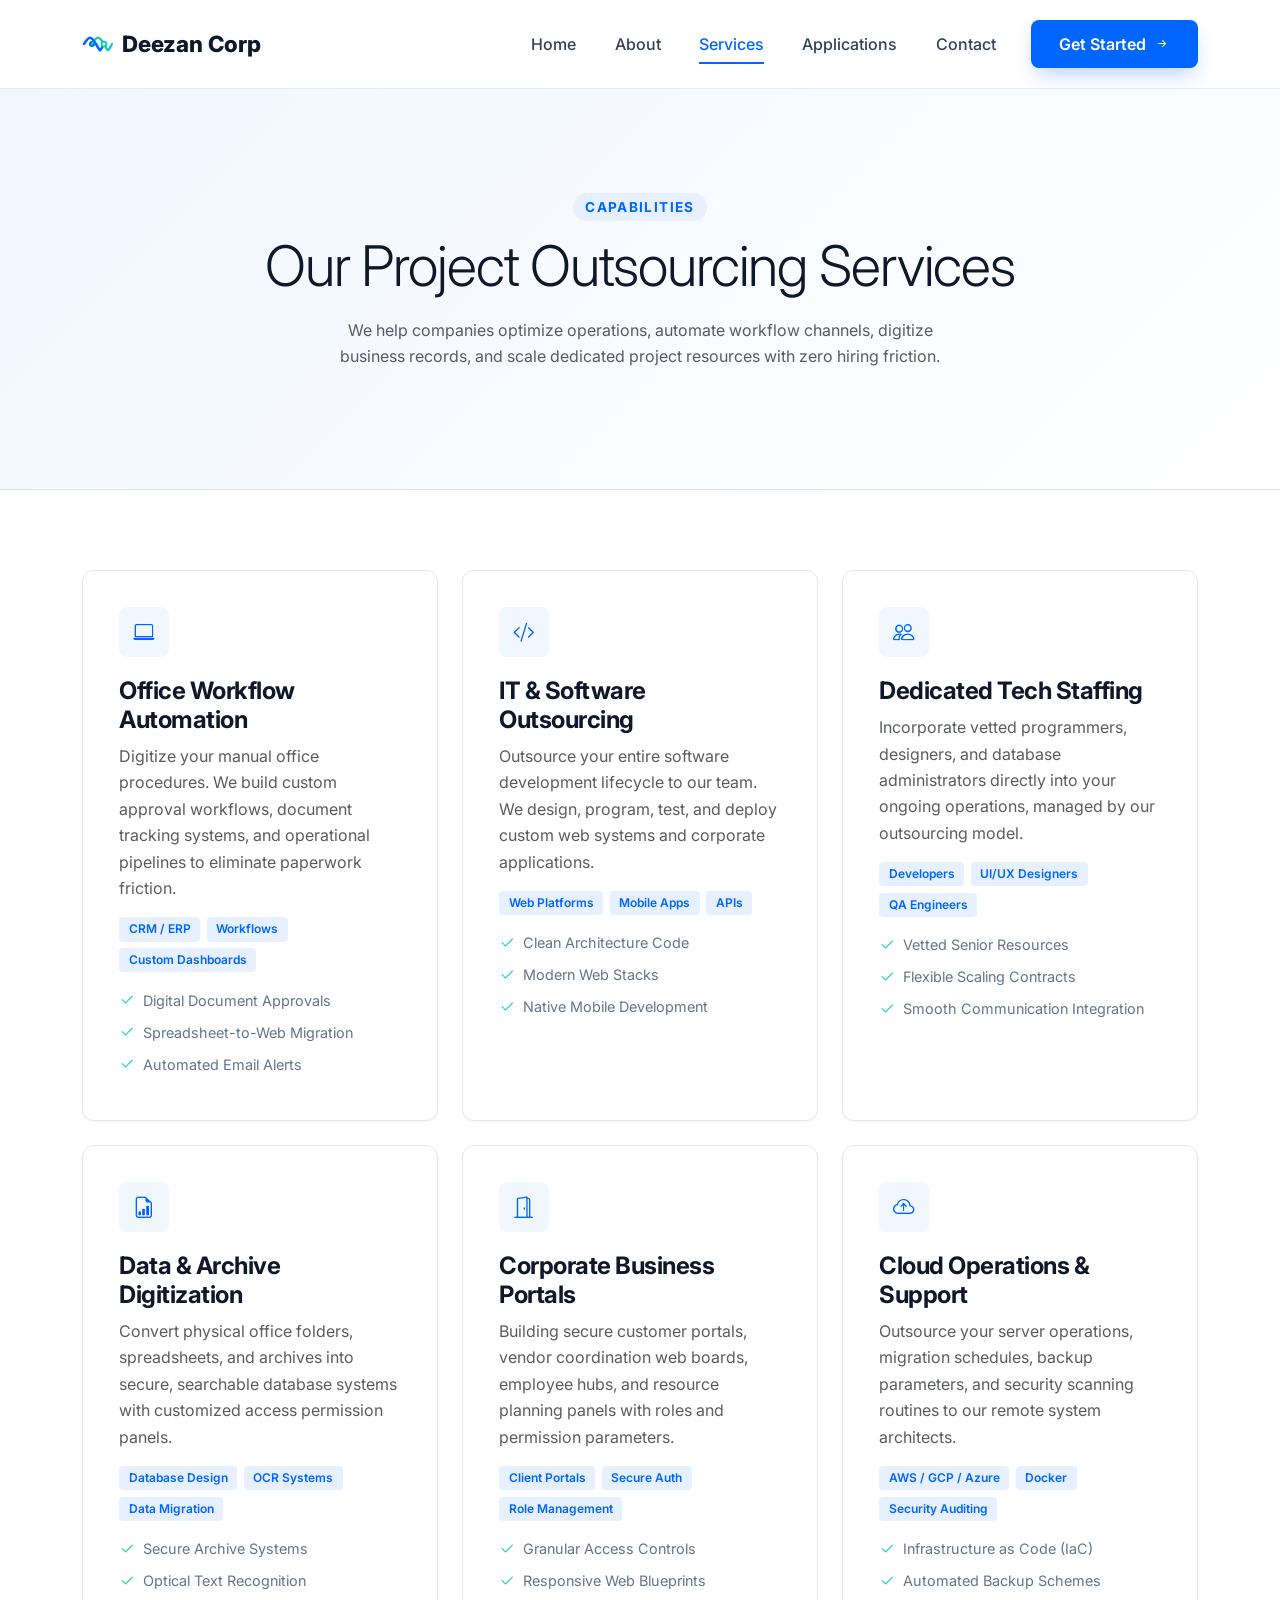
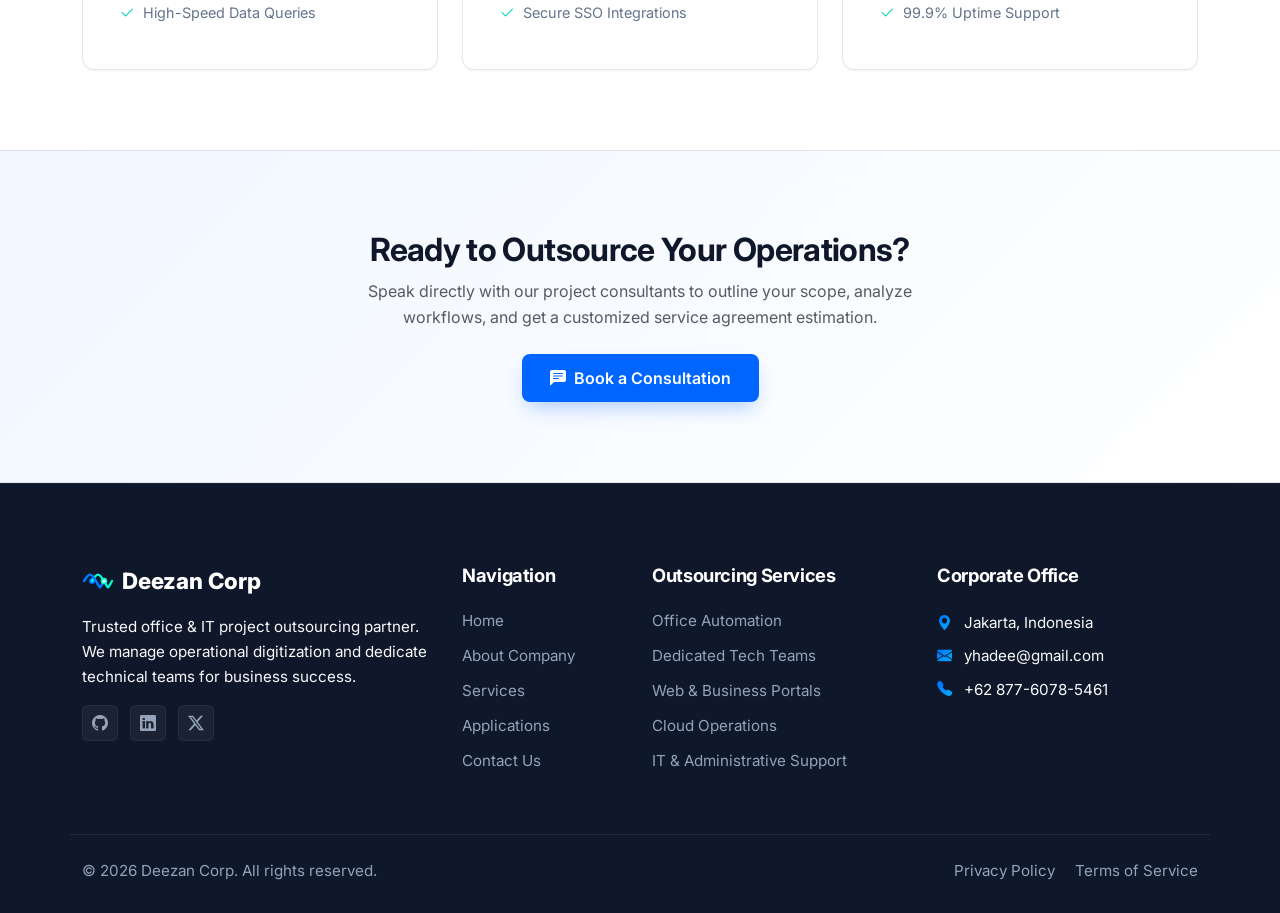
<file: services.html>
<!DOCTYPE html>
<html lang="en">
<head>
  <meta charset="UTF-8">
  <meta name="viewport" content="width=device-width, initial-scale=1.0">
  
  <!-- Primary Meta Tags -->
  <title>Our Services | Deezan Corp</title>
  <meta name="description" content="Explore Deezan Corp's project outsourcing capabilities: office workflow automation, custom corporate web systems, dedicated IT team allocations, database design, and cloud support.">
  <meta name="keywords" content="office outsourcing Jakarta, IT outsourcing, dedicated developers, custom databases, CRM development, ERP setup, workflow automation, remote tech teams">
  <meta name="author" content="Deezan Corp">
  <link rel="canonical" href="https://deezancorp.com/services.html">
  
  <!-- Open Graph / Facebook -->
  <meta property="og:type" content="website">
  <meta property="og:url" content="https://deezancorp.com/services.html">
  <meta property="og:title" content="Our Services | Deezan Corp">
  <meta property="og:description" content="Discover our range of corporate project outsourcing services, including office automations, custom platforms, design, and cloud support.">
  <meta property="og:image" content="./assets/images/logo.svg">
  <meta property="og:site_name" content="Deezan Corp">

  <!-- Twitter -->
  <meta name="twitter:card" content="summary_large_image">
  <meta name="twitter:url" content="https://deezancorp.com/services.html">
  <meta name="twitter:title" content="Our Services | Deezan Corp">
  <meta name="twitter:description" content="Discover our range of corporate project outsourcing services, including office automations, custom platforms, design, and cloud support.">
  <meta name="twitter:image" content="./assets/images/logo.svg">

  <!-- Favicon -->
  <link rel="icon" type="image/svg+xml" href="./assets/images/logo.svg">
  <link rel="alternate icon" type="image/png" href="./assets/images/favicon-32x32.png">
  <link rel="apple-touch-icon" href="./assets/images/apple-touch-icon.png">

  <!-- Manifest -->
  <link rel="manifest" href="./manifest.json">

  <!-- Fonts & Icon Libraries -->
  <link rel="preconnect" href="https://fonts.googleapis.com">
  <link rel="preconnect" href="https://fonts.gstatic.com" crossorigin>
  <link rel="stylesheet" href="https://cdn.jsdelivr.net/npm/bootstrap@5.3.2/dist/css/bootstrap.min.css">
  <link rel="stylesheet" href="https://cdn.jsdelivr.net/npm/bootstrap-icons@1.11.2/font/bootstrap-icons.min.css">
  
  <!-- Custom Stylesheet -->
  <link rel="stylesheet" href="./assets/css/style.css">
</head>
<body>

  <!-- Navigation Bar -->
  <nav class="navbar navbar-expand-lg navbar-custom sticky-top">
    <div class="container">
      <a class="navbar-brand navbar-brand-custom" href="./index.html">
        <svg viewBox="0 0 512 512" width="32" height="32">
          <circle cx="160" cy="256" r="48" fill="#0066ff" />
          <path d="M 160 256 C 240 120, 272 120, 352 256 C 432 392, 400 392, 480 256" fill="none" stroke="#00d4b2" stroke-width="36" stroke-linecap="round" />
          <path d="M 32 256 C 112 120, 144 120, 224 256 C 304 392, 272 392, 352 256" fill="none" stroke="#0066ff" stroke-width="40" stroke-linecap="round" />
          <circle cx="352" cy="256" r="52" fill="#00d4b2" />
          <circle cx="352" cy="256" r="24" fill="#ffffff" />
        </svg>
        <span>Deezan Corp</span>
      </a>
      
      <button class="navbar-toggler" type="button" data-bs-toggle="collapse" data-bs-target="#mainNavbar" aria-controls="mainNavbar" aria-expanded="false" aria-label="Toggle navigation">
        <div class="hamburger">
          <span></span>
          <span></span>
          <span></span>
        </div>
      </button>
      
      <div class="collapse navbar-collapse" id="mainNavbar">
        <ul class="navbar-nav ms-auto mb-2 mb-lg-0 align-items-center">
          <li class="nav-item">
            <a class="nav-link" href="./index.html">Home</a>
          </li>
          <li class="nav-item">
            <a class="nav-link" href="./about.html">About</a>
          </li>
          <li class="nav-item">
            <a class="nav-link active" aria-current="page" href="./services.html">Services</a>
          </li>
          <li class="nav-item">
            <a class="nav-link" href="./portfolio.html">Applications</a>
          </li>
          <li class="nav-item">
            <a class="nav-link" href="./contact.html">Contact</a>
          </li>
          <li class="nav-item ms-lg-3">
            <a class="btn-primary-custom" href="./contact.html">
              <span>Get Started</span>
              <i class="bi bi-arrow-right-short"></i>
            </a>
          </li>
        </ul>
      </div>
    </div>
  </nav>

  <!-- Header Page Intro -->
  <section class="section-padding bg-gradient-blue border-bottom">
    <div class="container text-center py-4">
      <span class="section-tag">Capabilities</span>
      <h1 class="display-4 font-weight-extrabold mb-3">Our Project Outsourcing Services</h1>
      <p class="text-muted mx-auto" style="max-width: 650px;">We help companies optimize operations, automate workflow channels, digitize business records, and scale dedicated project resources with zero hiring friction.</p>
    </div>
  </section>

  <!-- Services Grid -->
  <section class="section-padding">
    <div class="container">
      <div class="row g-4">
        
        <!-- Service 1: Office Workflow Automation -->
        <div class="col-md-6 col-lg-4 animate-on-scroll">
          <div class="service-card">
            <div class="service-icon-box">
              <i class="bi bi-laptop"></i>
            </div>
            <h4>Office Workflow Automation</h4>
            <p class="text-muted">Digitize your manual office procedures. We build custom approval workflows, document tracking systems, and operational pipelines to eliminate paperwork friction.</p>
            <div class="portfolio-tech-tags my-3">
              <span class="tech-tag">CRM / ERP</span>
              <span class="tech-tag">Workflows</span>
              <span class="tech-tag">Custom Dashboards</span>
            </div>
            <ul class="service-features-list">
              <li><i class="bi bi-check2"></i> Digital Document Approvals</li>
              <li><i class="bi bi-check2"></i> Spreadsheet-to-Web Migration</li>
              <li><i class="bi bi-check2"></i> Automated Email Alerts</li>
            </ul>
          </div>
        </div>

        <!-- Service 2: IT & Software Project Outsourcing -->
        <div class="col-md-6 col-lg-4 animate-on-scroll">
          <div class="service-card">
            <div class="service-icon-box">
              <i class="bi bi-code-slash"></i>
            </div>
            <h4>IT & Software Outsourcing</h4>
            <p class="text-muted">Outsource your entire software development lifecycle to our team. We design, program, test, and deploy custom web systems and corporate applications.</p>
            <div class="portfolio-tech-tags my-3">
              <span class="tech-tag">Web Platforms</span>
              <span class="tech-tag">Mobile Apps</span>
              <span class="tech-tag">APIs</span>
            </div>
            <ul class="service-features-list">
              <li><i class="bi bi-check2"></i> Clean Architecture Code</li>
              <li><i class="bi bi-check2"></i> Modern Web Stacks</li>
              <li><i class="bi bi-check2"></i> Native Mobile Development</li>
            </ul>
          </div>
        </div>

        <!-- Service 3: Dedicated Resource Staffing -->
        <div class="col-md-6 col-lg-4 animate-on-scroll">
          <div class="service-card">
            <div class="service-icon-box">
              <i class="bi bi-people"></i>
            </div>
            <h4>Dedicated Tech Staffing</h4>
            <p class="text-muted">Incorporate vetted programmers, designers, and database administrators directly into your ongoing operations, managed by our outsourcing model.</p>
            <div class="portfolio-tech-tags my-3">
              <span class="tech-tag">Developers</span>
              <span class="tech-tag">UI/UX Designers</span>
              <span class="tech-tag">QA Engineers</span>
            </div>
            <ul class="service-features-list">
              <li><i class="bi bi-check2"></i> Vetted Senior Resources</li>
              <li><i class="bi bi-check2"></i> Flexible Scaling Contracts</li>
              <li><i class="bi bi-check2"></i> Smooth Communication Integration</li>
            </ul>
          </div>
        </div>

        <!-- Service 4: Data Entry & Document Digitization -->
        <div class="col-md-6 col-lg-4 animate-on-scroll">
          <div class="service-card">
            <div class="service-icon-box">
              <i class="bi bi-file-earmark-bar-graph"></i>
            </div>
            <h4>Data & Archive Digitization</h4>
            <p class="text-muted">Convert physical office folders, spreadsheets, and archives into secure, searchable database systems with customized access permission panels.</p>
            <div class="portfolio-tech-tags my-3">
              <span class="tech-tag">Database Design</span>
              <span class="tech-tag">OCR Systems</span>
              <span class="tech-tag">Data Migration</span>
            </div>
            <ul class="service-features-list">
              <li><i class="bi bi-check2"></i> Secure Archive Systems</li>
              <li><i class="bi bi-check2"></i> Optical Text Recognition</li>
              <li><i class="bi bi-check2"></i> High-Speed Data Queries</li>
            </ul>
          </div>
        </div>

        <!-- Service 5: Corporate Business Portals -->
        <div class="col-md-6 col-lg-4 animate-on-scroll">
          <div class="service-card">
            <div class="service-icon-box">
              <i class="bi bi-door-open"></i>
            </div>
            <h4>Corporate Business Portals</h4>
            <p class="text-muted">Building secure customer portals, vendor coordination web boards, employee hubs, and resource planning panels with roles and permission parameters.</p>
            <div class="portfolio-tech-tags my-3">
              <span class="tech-tag">Client Portals</span>
              <span class="tech-tag">Secure Auth</span>
              <span class="tech-tag">Role Management</span>
            </div>
            <ul class="service-features-list">
              <li><i class="bi bi-check2"></i> Granular Access Controls</li>
              <li><i class="bi bi-check2"></i> Responsive Web Blueprints</li>
              <li><i class="bi bi-check2"></i> Secure SSO Integrations</li>
            </ul>
          </div>
        </div>

        <!-- Service 6: Cloud Operations & IT Support -->
        <div class="col-md-6 col-lg-4 animate-on-scroll">
          <div class="service-card">
            <div class="service-icon-box">
              <i class="bi bi-cloud-arrow-up"></i>
            </div>
            <h4>Cloud Operations & Support</h4>
            <p class="text-muted">Outsource your server operations, migration schedules, backup parameters, and security scanning routines to our remote system architects.</p>
            <div class="portfolio-tech-tags my-3">
              <span class="tech-tag">AWS / GCP / Azure</span>
              <span class="tech-tag">Docker</span>
              <span class="tech-tag">Security Auditing</span>
            </div>
            <ul class="service-features-list">
              <li><i class="bi bi-check2"></i> Infrastructure as Code (IaC)</li>
              <li><i class="bi bi-check2"></i> Automated Backup Schemes</li>
              <li><i class="bi bi-check2"></i> 99.9% Uptime Support</li>
            </ul>
          </div>
        </div>

      </div>
    </div>
  </section>

      </div>
    </div>
  <!-- Consultation CTA Section -->
  <section class="section-padding bg-gradient-blue border-top border-bottom text-center">
    <div class="container animate-on-scroll">
      <h2>Ready to Outsource Your Operations?</h2>
      <p class="text-muted mx-auto mb-4" style="max-width: 580px;">Speak directly with our project consultants to outline your scope, analyze workflows, and get a customized service agreement estimation.</p>
      <a href="./contact.html" class="btn-primary-custom">
        <i class="bi bi-chat-left-text-fill"></i>
        <span>Book a Consultation</span>
      </a>
    </div>
  </section>

  <!-- Footer -->
  <footer class="footer">
    <div class="container">
      <div class="row g-4">
        <!-- Col 1 -->
        <div class="col-lg-4 col-md-6">
          <a class="navbar-brand-custom text-white mb-3" href="./index.html" style="color:#fff !important;">
            <svg viewBox="0 0 512 512" width="32" height="32" style="filter: brightness(1.2);">
              <circle cx="160" cy="256" r="48" fill="#0066ff" />
              <path d="M 160 256 C 240 120, 272 120, 352 256 C 432 392, 400 392, 480 256" fill="none" stroke="#00d4b2" stroke-width="36" stroke-linecap="round" />
              <path d="M 32 256 C 112 120, 144 120, 224 256 C 304 392, 272 392, 352 256" fill="none" stroke="#0066ff" stroke-width="40" stroke-linecap="round" />
              <circle cx="352" cy="256" r="52" fill="#00d4b2" />
              <circle cx="352" cy="256" r="24" fill="#ffffff" />
            </svg>
            <span class="text-white">Deezan Corp</span>
          </a>
          <p class="text-light mt-3">Trusted office & IT project outsourcing partner. We manage operational digitization and dedicate technical teams for business success.</p>
          <div class="social-links mt-3">
            <a href="https://github.com/deezancorp" target="_blank" rel="noopener" class="social-link-btn" aria-label="GitHub Page"><i class="bi bi-github"></i></a>
            <a href="https://linkedin.com/company/deezancorp" target="_blank" rel="noopener" class="social-link-btn" aria-label="LinkedIn Page"><i class="bi bi-linkedin"></i></a>
            <a href="https://twitter.com/deezancorp" target="_blank" rel="noopener" class="social-link-btn" aria-label="Twitter Account"><i class="bi bi-twitter-x"></i></a>
          </div>
        </div>
        <!-- Col 2 -->
        <div class="col-lg-2 col-md-6">
          <h4 class="footer-title">Navigation</h4>
          <ul class="footer-links">
            <li><a href="./index.html">Home</a></li>
            <li><a href="./about.html">About Company</a></li>
            <li><a href="./services.html">Services</a></li>
            <li><a href="./portfolio.html">Applications</a></li>
            <li><a href="./contact.html">Contact Us</a></li>
          </ul>
        </div>
        <!-- Col 3 -->
        <div class="col-lg-3 col-md-6">
          <h4 class="footer-title">Outsourcing Services</h4>
          <ul class="footer-links">
            <li><a href="./services.html">Office Automation</a></li>
            <li><a href="./services.html">Dedicated Tech Teams</a></li>
            <li><a href="./services.html">Web & Business Portals</a></li>
            <li><a href="./services.html">Cloud Operations</a></li>
            <li><a href="./services.html">IT & Administrative Support</a></li>
          </ul>
        </div>
        <!-- Col 4 -->
        <div class="col-lg-3 col-md-6">
          <h4 class="footer-title">Corporate Office</h4>
          <p class="text-light mb-2"><i class="bi bi-geo-alt-fill text-gradient me-2"></i> Jakarta, Indonesia</p>
          <p class="text-light mb-2"><i class="bi bi-envelope-fill text-gradient me-2"></i> yhadee@gmail.com</p>
          <p class="text-light"><i class="bi bi-telephone-fill text-gradient me-2"></i> +62 877-6078-5461</p>
        </div>
      </div>
      
      <!-- Footer Bottom -->
      <div class="row footer-bottom">
        <div class="col-md-6 text-center text-md-start mb-3 mb-md-0">
          <span>&copy; 2026 Deezan Corp. All rights reserved.</span>
        </div>
        <div class="col-md-6 text-center text-md-end">
          <a href="./privacy-policy.html" class="me-3">Privacy Policy</a>
          <a href="./terms-of-service.html">Terms of Service</a>
        </div>
      </div>
    </div>
  </footer>

  <!-- Scroll to Top -->
  <button class="back-to-top" aria-label="Scroll to top">
    <i class="bi bi-chevron-up"></i>
  </button>

  <!-- JS Dependencies -->
  <script src="https://cdn.jsdelivr.net/npm/bootstrap@5.3.2/dist/js/bootstrap.bundle.min.js"></script>
  <script src="./assets/js/main.js"></script>
</body>
</html>
</file>
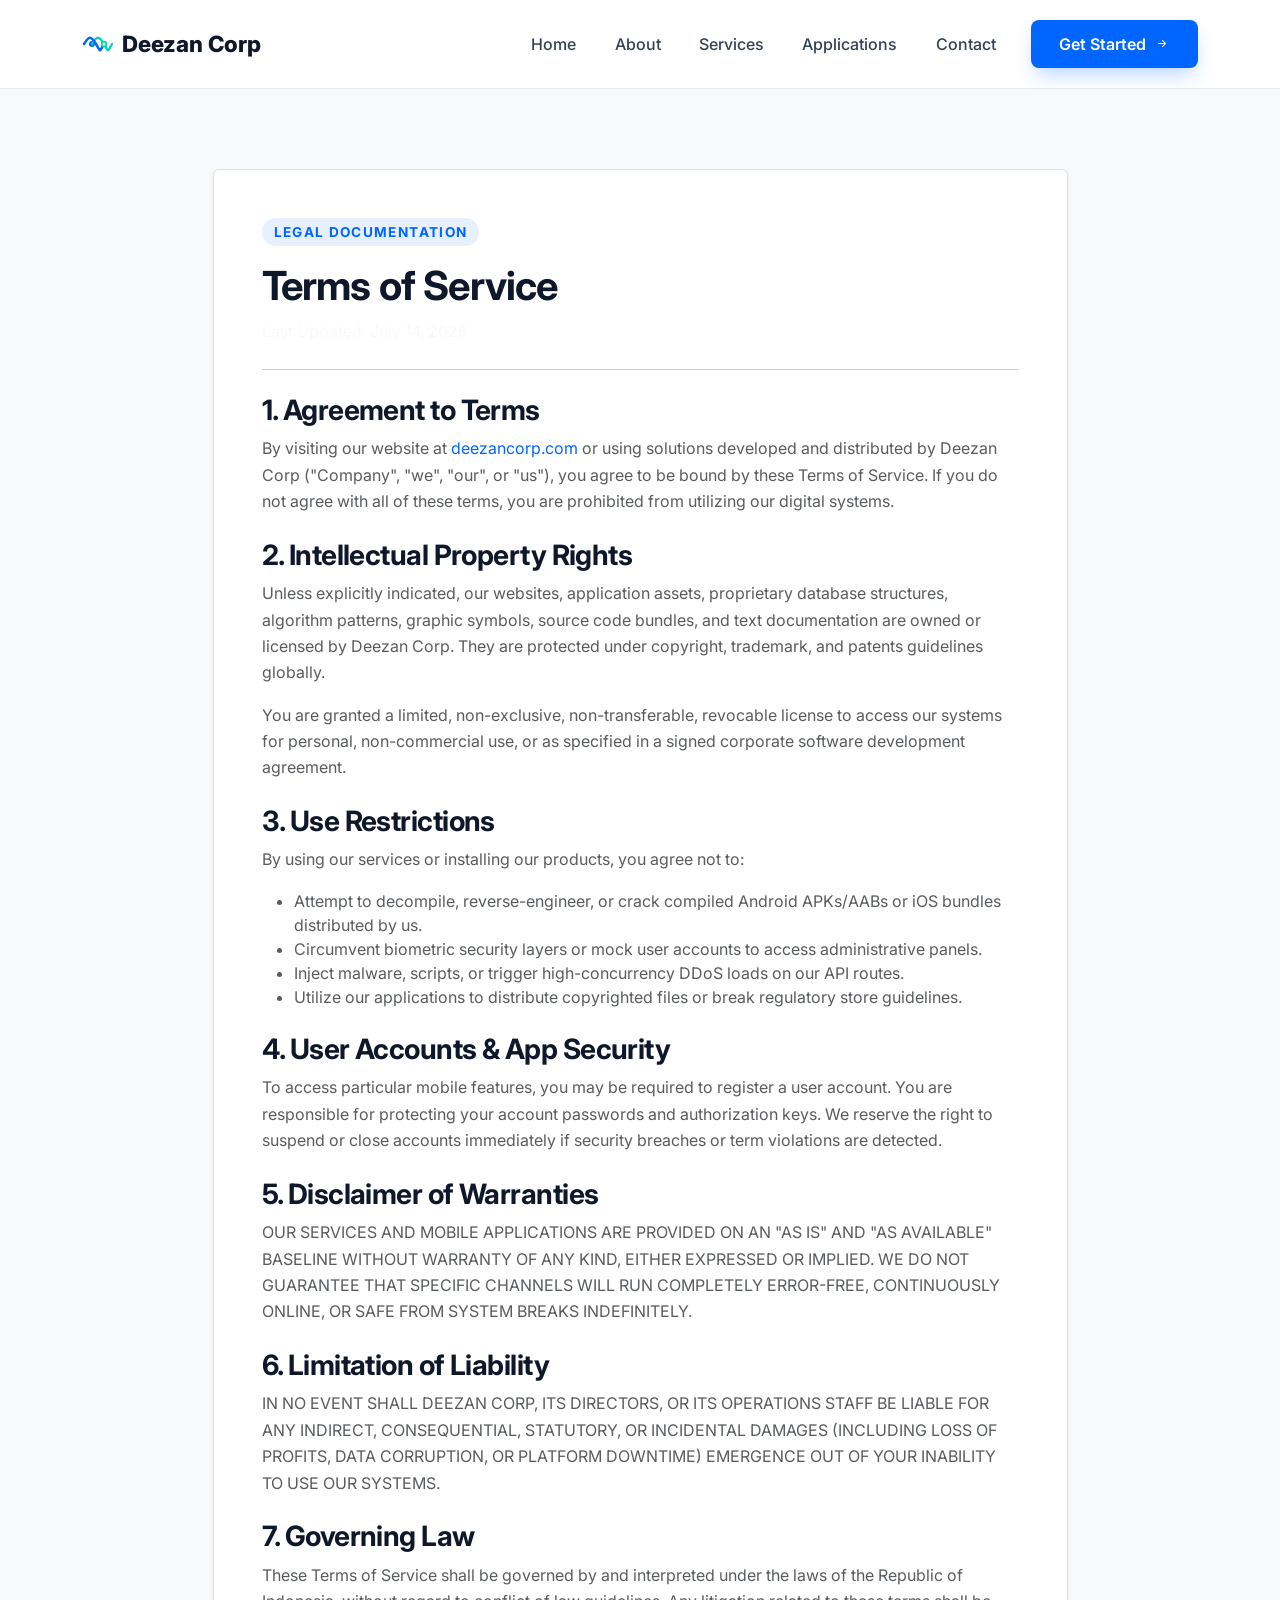
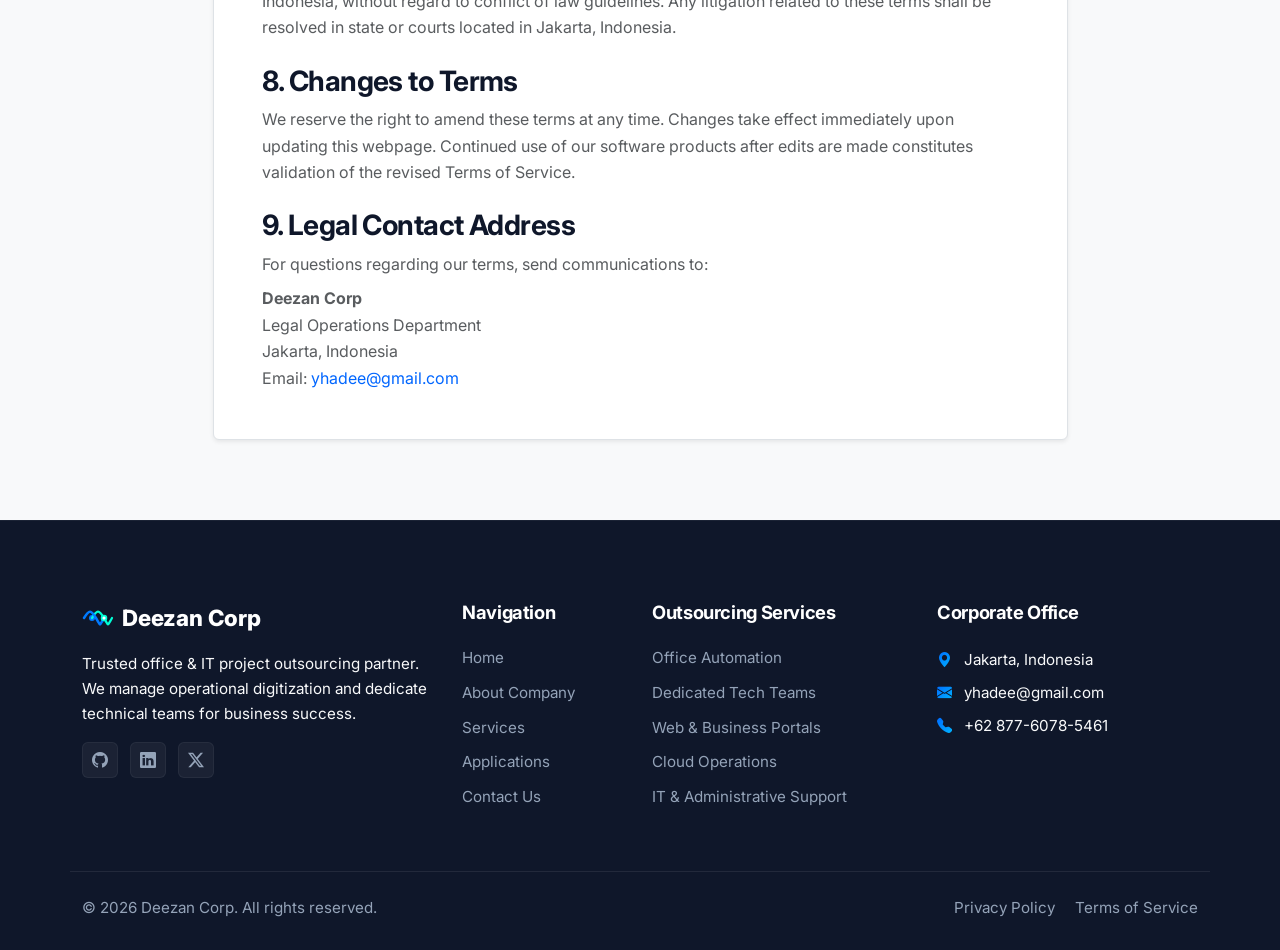
<file: terms-of-service.html>
<!DOCTYPE html>
<html lang="en">
<head>
  <meta charset="UTF-8">
  <meta name="viewport" content="width=device-width, initial-scale=1.0">
  
  <!-- Primary Meta Tags -->
  <title>Terms of Service | Deezan Corp Product Terms</title>
  <meta name="description" content="Review the Terms of Service for Deezan Corp. Guidelines regarding user agreements, service licenses, and operational liability limits.">
  <meta name="robots" content="noindex, follow">
  <link rel="canonical" href="https://deezancorp.com/terms-of-service.html">

  <!-- Favicon -->
  <link rel="icon" type="image/svg+xml" href="./assets/images/logo.svg">
  <link rel="alternate icon" type="image/png" href="./assets/images/favicon-32x32.png">
  <link rel="apple-touch-icon" href="./assets/images/apple-touch-icon.png">

  <!-- Fonts & Icon Libraries -->
  <link rel="preconnect" href="https://fonts.googleapis.com">
  <link rel="preconnect" href="https://fonts.gstatic.com" crossorigin>
  <link rel="stylesheet" href="https://cdn.jsdelivr.net/npm/bootstrap@5.3.2/dist/css/bootstrap.min.css">
  <link rel="stylesheet" href="https://cdn.jsdelivr.net/npm/bootstrap-icons@1.11.2/font/bootstrap-icons.min.css">
  
  <!-- Custom Stylesheet -->
  <link rel="stylesheet" href="./assets/css/style.css">
</head>
<body>

  <!-- Navigation Bar -->
  <nav class="navbar navbar-expand-lg navbar-custom sticky-top">
    <div class="container">
      <a class="navbar-brand navbar-brand-custom" href="./index.html">
        <svg viewBox="0 0 512 512" width="32" height="32">
          <circle cx="160" cy="256" r="48" fill="#0066ff" />
          <path d="M 160 256 C 240 120, 272 120, 352 256 C 432 392, 400 392, 480 256" fill="none" stroke="#00d4b2" stroke-width="36" stroke-linecap="round" />
          <path d="M 32 256 C 112 120, 144 120, 224 256 C 304 392, 272 392, 352 256" fill="none" stroke="#0066ff" stroke-width="40" stroke-linecap="round" />
          <circle cx="352" cy="256" r="52" fill="#00d4b2" />
          <circle cx="352" cy="256" r="24" fill="#ffffff" />
        </svg>
        <span>Deezan Corp</span>
      </a>
      
      <button class="navbar-toggler" type="button" data-bs-toggle="collapse" data-bs-target="#mainNavbar" aria-controls="mainNavbar" aria-expanded="false" aria-label="Toggle navigation">
        <div class="hamburger">
          <span></span>
          <span></span>
          <span></span>
        </div>
      </button>
      
      <div class="collapse navbar-collapse" id="mainNavbar">
        <ul class="navbar-nav ms-auto mb-2 mb-lg-0 align-items-center">
          <li class="nav-item">
            <a class="nav-link" href="./index.html">Home</a>
          </li>
          <li class="nav-item">
            <a class="nav-link" href="./about.html">About</a>
          </li>
          <li class="nav-item">
            <a class="nav-link" href="./services.html">Services</a>
          </li>
          <li class="nav-item">
            <a class="nav-link" href="./portfolio.html">Applications</a>
          </li>
          <li class="nav-item">
            <a class="nav-link" href="./contact.html">Contact</a>
          </li>
          <li class="nav-item ms-lg-3">
            <a class="btn-primary-custom" href="./contact.html">
              <span>Get Started</span>
              <i class="bi bi-arrow-right-short"></i>
            </a>
          </li>
        </ul>
      </div>
    </div>
  </nav>

  <!-- Legal Terms Content -->
  <article class="section-padding bg-light">
    <div class="container">
      <div class="row justify-content-center">
        <div class="col-lg-9 bg-white p-4 p-md-5 rounded shadow-sm border">
          <span class="section-tag mb-3">Legal Documentation</span>
          <h1 class="mb-2">Terms of Service</h1>
          <p class="text-light fs-7 mb-4">Last Updated: July 14, 2026</p>
          
          <hr class="my-4">

          <section class="mb-4">
            <h3>1. Agreement to Terms</h3>
            <p class="text-muted">By visiting our website at <a href="https://deezancorp.com">deezancorp.com</a> or using solutions developed and distributed by Deezan Corp ("Company", "we", "our", or "us"), you agree to be bound by these Terms of Service. If you do not agree with all of these terms, you are prohibited from utilizing our digital systems.</p>
          </section>

          <section class="mb-4">
            <h3>2. Intellectual Property Rights</h3>
            <p class="text-muted">Unless explicitly indicated, our websites, application assets, proprietary database structures, algorithm patterns, graphic symbols, source code bundles, and text documentation are owned or licensed by Deezan Corp. They are protected under copyright, trademark, and patents guidelines globally.</p>
            <p class="text-muted">You are granted a limited, non-exclusive, non-transferable, revocable license to access our systems for personal, non-commercial use, or as specified in a signed corporate software development agreement.</p>
          </section>

          <section class="mb-4">
            <h3>3. Use Restrictions</h3>
            <p class="text-muted">By using our services or installing our products, you agree not to:</p>
            <ul class="text-muted">
              <li>Attempt to decompile, reverse-engineer, or crack compiled Android APKs/AABs or iOS bundles distributed by us.</li>
              <li>Circumvent biometric security layers or mock user accounts to access administrative panels.</li>
              <li>Inject malware, scripts, or trigger high-concurrency DDoS loads on our API routes.</li>
              <li>Utilize our applications to distribute copyrighted files or break regulatory store guidelines.</li>
            </ul>
          </section>

          <section class="mb-4">
            <h3>4. User Accounts & App Security</h3>
            <p class="text-muted">To access particular mobile features, you may be required to register a user account. You are responsible for protecting your account passwords and authorization keys. We reserve the right to suspend or close accounts immediately if security breaches or term violations are detected.</p>
          </section>

          <section class="mb-4">
            <h3>5. Disclaimer of Warranties</h3>
            <p class="text-muted">OUR SERVICES AND MOBILE APPLICATIONS ARE PROVIDED ON AN "AS IS" AND "AS AVAILABLE" BASELINE WITHOUT WARRANTY OF ANY KIND, EITHER EXPRESSED OR IMPLIED. WE DO NOT GUARANTEE THAT SPECIFIC CHANNELS WILL RUN COMPLETELY ERROR-FREE, CONTINUOUSLY ONLINE, OR SAFE FROM SYSTEM BREAKS INDEFINITELY.</p>
          </section>

          <section class="mb-4">
            <h3>6. Limitation of Liability</h3>
            <p class="text-muted">IN NO EVENT SHALL DEEZAN CORP, ITS DIRECTORS, OR ITS OPERATIONS STAFF BE LIABLE FOR ANY INDIRECT, CONSEQUENTIAL, STATUTORY, OR INCIDENTAL DAMAGES (INCLUDING LOSS OF PROFITS, DATA CORRUPTION, OR PLATFORM DOWNTIME) EMERGENCE OUT OF YOUR INABILITY TO USE OUR SYSTEMS.</p>
          </section>

          <section class="mb-4">
            <h3>7. Governing Law</h3>
            <p class="text-muted">These Terms of Service shall be governed by and interpreted under the laws of the Republic of Indonesia, without regard to conflict of law guidelines. Any litigation related to these terms shall be resolved in state or courts located in Jakarta, Indonesia.</p>
          </section>

          <section class="mb-4">
            <h3>8. Changes to Terms</h3>
            <p class="text-muted">We reserve the right to amend these terms at any time. Changes take effect immediately upon updating this webpage. Continued use of our software products after edits are made constitutes validation of the revised Terms of Service.</p>
          </section>

          <section class="mb-0">
            <h3>9. Legal Contact Address</h3>
            <p class="text-muted mb-0">For questions regarding our terms, send communications to:</p>
            <p class="text-muted mt-2 mb-0"><strong>Deezan Corp</strong><br>
            Legal Operations Department<br>
            Jakarta, Indonesia<br>
            Email: <a href="mailto:yhadee@gmail.com">yhadee@gmail.com</a></p>
          </section>
        </div>
      </div>
    </div>
  </article>

  <!-- Footer -->
  <footer class="footer">
    <div class="container">
      <div class="row g-4">
        <!-- Col 1 -->
        <div class="col-lg-4 col-md-6">
          <a class="navbar-brand-custom text-white mb-3" href="./index.html" style="color:#fff !important;">
            <svg viewBox="0 0 512 512" width="32" height="32" style="filter: brightness(1.2);">
              <circle cx="160" cy="256" r="48" fill="#0066ff" />
              <path d="M 160 256 C 240 120, 272 120, 352 256 C 432 392, 400 392, 480 256" fill="none" stroke="#00d4b2" stroke-width="36" stroke-linecap="round" />
              <path d="M 32 256 C 112 120, 144 120, 224 256 C 304 392, 272 392, 352 256" fill="none" stroke="#0066ff" stroke-width="40" stroke-linecap="round" />
              <circle cx="352" cy="256" r="52" fill="#00d4b2" />
              <circle cx="352" cy="256" r="24" fill="#ffffff" />
            </svg>
            <span class="text-white">Deezan Corp</span>
          </a>
          <p class="text-light mt-3">Trusted office & IT project outsourcing partner. We manage operational digitization and dedicate technical teams for business success.</p>
          <div class="social-links mt-3">
            <a href="https://github.com/deezancorp" target="_blank" rel="noopener" class="social-link-btn" aria-label="GitHub Page"><i class="bi bi-github"></i></a>
            <a href="https://linkedin.com/company/deezancorp" target="_blank" rel="noopener" class="social-link-btn" aria-label="LinkedIn Page"><i class="bi bi-linkedin"></i></a>
            <a href="https://twitter.com/deezancorp" target="_blank" rel="noopener" class="social-link-btn" aria-label="Twitter Account"><i class="bi bi-twitter-x"></i></a>
          </div>
        </div>
        <!-- Col 2 -->
        <div class="col-lg-2 col-md-6">
          <h4 class="footer-title">Navigation</h4>
          <ul class="footer-links">
            <li><a href="./index.html">Home</a></li>
            <li><a href="./about.html">About Company</a></li>
            <li><a href="./services.html">Services</a></li>
            <li><a href="./portfolio.html">Applications</a></li>
            <li><a href="./contact.html">Contact Us</a></li>
          </ul>
        </div>
        <!-- Col 3 -->
        <div class="col-lg-3 col-md-6">
          <h4 class="footer-title">Outsourcing Services</h4>
          <ul class="footer-links">
            <li><a href="./services.html">Office Automation</a></li>
            <li><a href="./services.html">Dedicated Tech Teams</a></li>
            <li><a href="./services.html">Web & Business Portals</a></li>
            <li><a href="./services.html">Cloud Operations</a></li>
            <li><a href="./services.html">IT & Administrative Support</a></li>
          </ul>
        </div>
        <!-- Col 4 -->
        <div class="col-lg-3 col-md-6">
          <h4 class="footer-title">Corporate Office</h4>
          <p class="text-light mb-2"><i class="bi bi-geo-alt-fill text-gradient me-2"></i> Jakarta, Indonesia</p>
          <p class="text-light mb-2"><i class="bi bi-envelope-fill text-gradient me-2"></i> yhadee@gmail.com</p>
          <p class="text-light"><i class="bi bi-telephone-fill text-gradient me-2"></i> +62 877-6078-5461</p>
        </div>
      </div>
      
      <!-- Footer Bottom -->
      <div class="row footer-bottom">
        <div class="col-md-6 text-center text-md-start mb-3 mb-md-0">
          <span>&copy; 2026 Deezan Corp. All rights reserved.</span>
        </div>
        <div class="col-md-6 text-center text-md-end">
          <a href="./privacy-policy.html" class="me-3">Privacy Policy</a>
          <a href="./terms-of-service.html">Terms of Service</a>
        </div>
      </div>
    </div>
  </footer>

  <!-- Scroll to Top -->
  <button class="back-to-top" aria-label="Scroll to top">
    <i class="bi bi-chevron-up"></i>
  </button>

  <!-- JS Dependencies -->
  <script src="https://cdn.jsdelivr.net/npm/bootstrap@5.3.2/dist/js/bootstrap.bundle.min.js"></script>
  <script src="./assets/js/main.js"></script>
</body>
</html>
</file>
<file: assets/css/style.css>
/* ==========================================================================
   Design System & Custom CSS - Deezan Corp
   ========================================================================== */

/* Import Google Font (Inter) */
@import url('https://fonts.googleapis.com/css2?family=Inter:wght@300;400;500;600;700;800&display=swap');

:root {
  /* Color Palette */
  --primary-rgb: 0, 102, 255;
  --primary: rgb(var(--primary-rgb));
  --primary-hover: #0052cc;
  --primary-light: #e6f0ff;
  --primary-ultra-light: #f0f7ff;
  --secondary: #00d4b2;
  --secondary-hover: #00b395;
  --dark-rgb: 15, 23, 42;
  --dark: rgb(var(--dark-rgb));
  --light: #f8fafc;
  --white: #ffffff;
  --border-color: #e2e8f0;
  
  /* Text Colors */
  --text-main: #334155;
  --text-muted: #64748b;
  --text-light: #94a3b8;
  
  /* Fonts */
  --font-sans: 'Inter', -apple-system, BlinkMacSystemFont, "Segoe UI", Roboto, sans-serif;
  
  /* Transitions */
  --transition-fast: all 0.2s cubic-bezier(0.4, 0, 0.2, 1);
  --transition-normal: all 0.3s cubic-bezier(0.4, 0, 0.2, 1);
  --transition-slow: all 0.5s cubic-bezier(0.4, 0, 0.2, 1);
  
  /* Shadows */
  --shadow-sm: 0 1px 2px 0 rgba(0, 0, 0, 0.05);
  --shadow-md: 0 4px 6px -1px rgba(0, 0, 0, 0.05), 0 2px 4px -2px rgba(0, 0, 0, 0.05);
  --shadow-lg: 0 10px 15px -3px rgba(0, 0, 0, 0.05), 0 4px 6px -4px rgba(0, 0, 0, 0.05);
  --shadow-xl: 0 20px 25px -5px rgba(0, 0, 0, 0.05), 0 8px 10px -6px rgba(0, 0, 0, 0.05);
  --shadow-primary: 0 10px 20px -5px rgba(0, 102, 255, 0.3);
}

/* --- Base Styles --- */
body {
  font-family: var(--font-sans);
  color: var(--text-main);
  background-color: var(--white);
  overflow-x: hidden;
  position: relative;
  -webkit-font-smoothing: antialiased;
  -moz-osx-font-smoothing: grayscale;
}

h1, h2, h3, h4, h5, h6 {
  font-weight: 700;
  color: var(--dark);
  letter-spacing: -0.02em;
}

p {
  line-height: 1.65;
  color: var(--text-muted);
}

a {
  color: var(--primary);
  text-decoration: none;
  transition: var(--transition-fast);
}

a:hover {
  color: var(--primary-hover);
}

/* --- Utilities & Custom Classes --- */
.text-gradient {
  background: linear-gradient(135deg, var(--primary) 0%, #00b8ff 100%);
  -webkit-background-clip: text;
  -webkit-text-fill-color: transparent;
}

.bg-gradient-blue {
  background: linear-gradient(135deg, var(--primary-ultra-light) 0%, var(--white) 100%);
}

.bg-gradient-dark {
  background: linear-gradient(135deg, var(--dark) 0%, #1e293b 100%);
}

.btn-primary-custom {
  background-color: var(--primary);
  color: var(--white) !important;
  font-weight: 600;
  padding: 0.75rem 1.75rem;
  border-radius: 8px;
  border: none;
  box-shadow: var(--shadow-primary);
  transition: var(--transition-normal);
  display: inline-flex;
  align-items: center;
  gap: 0.5rem;
}

.btn-primary-custom:hover {
  background-color: var(--primary-hover);
  transform: translateY(-2px);
  box-shadow: 0 12px 24px -5px rgba(0, 102, 255, 0.4);
}

.btn-secondary-custom {
  background-color: var(--primary-light);
  color: var(--primary) !important;
  font-weight: 600;
  padding: 0.75rem 1.75rem;
  border-radius: 8px;
  border: 1px solid rgba(var(--primary-rgb), 0.1);
  transition: var(--transition-normal);
  display: inline-flex;
  align-items: center;
  gap: 0.5rem;
}

.btn-secondary-custom:hover {
  background-color: rgba(var(--primary-rgb), 0.15);
  transform: translateY(-2px);
}

.section-padding {
  padding: 80px 0;
}

@media (max-width: 768px) {
  .section-padding {
    padding: 60px 0;
  }
}

.section-title-wrapper {
  margin-bottom: 50px;
}

.section-tag {
  font-size: 0.85rem;
  font-weight: 700;
  text-transform: uppercase;
  letter-spacing: 0.1em;
  color: var(--primary);
  display: inline-block;
  margin-bottom: 0.75rem;
  background-color: var(--primary-light);
  padding: 0.25rem 0.75rem;
  border-radius: 20px;
}

/* --- Navigation Bar --- */
.navbar-custom {
  background-color: rgba(255, 255, 255, 0.85);
  backdrop-filter: blur(12px);
  -webkit-backdrop-filter: blur(12px);
  border-bottom: 1px solid rgba(226, 232, 240, 0.8);
  transition: var(--transition-normal);
  padding: 1.25rem 0;
  z-index: 1000;
}

.navbar-custom.scrolled {
  padding: 0.75rem 0;
  box-shadow: var(--shadow-md);
  background-color: rgba(255, 255, 255, 0.95);
}

.navbar-brand-custom {
  font-weight: 800;
  font-size: 1.4rem;
  display: flex;
  align-items: center;
  gap: 0.5rem;
  color: var(--dark) !important;
}

.navbar-brand-custom svg {
  width: 32px;
  height: 32px;
}

.navbar-nav .nav-link {
  font-weight: 500;
  color: var(--text-main);
  padding: 0.5rem 1.2rem !important;
  position: relative;
  transition: var(--transition-fast);
}

.navbar-nav .nav-link:hover,
.navbar-nav .nav-link.active {
  color: var(--primary) !important;
}

.navbar-nav .nav-link::after {
  content: '';
  position: absolute;
  bottom: 0;
  left: 1.2rem;
  right: 1.2rem;
  height: 2px;
  background-color: var(--primary);
  transform: scaleX(0);
  transition: var(--transition-fast);
  transform-origin: bottom right;
}

.navbar-nav .nav-link:hover::after,
.navbar-nav .nav-link.active::after {
  transform: scaleX(1);
  transform-origin: bottom left;
}

.navbar-toggler {
  border: none;
  padding: 0;
}

.navbar-toggler:focus {
  box-shadow: none;
}

.hamburger {
  cursor: pointer;
  width: 24px;
  height: 20px;
  position: relative;
}

.hamburger span {
  display: block;
  position: absolute;
  height: 2px;
  width: 100%;
  background: var(--dark);
  border-radius: 9px;
  opacity: 1;
  left: 0;
  transform: rotate(0deg);
  transition: .25s ease-in-out;
}

.hamburger span:nth-child(1) { top: 0px; }
.hamburger span:nth-child(2) { top: 9px; }
.hamburger span:nth-child(3) { top: 18px; }

.navbar-toggler[aria-expanded="true"] .hamburger span:nth-child(1) {
  top: 9px;
  transform: rotate(135deg);
}
.navbar-toggler[aria-expanded="true"] .hamburger span:nth-child(2) {
  opacity: 0;
  left: -60px;
}
.navbar-toggler[aria-expanded="true"] .hamburger span:nth-child(3) {
  top: 9px;
  transform: rotate(-135deg);
}

/* --- Hero Section --- */
.hero-section {
  position: relative;
  padding-top: 140px;
  padding-bottom: 90px;
  overflow: hidden;
  background-color: var(--white);
}

.hero-shape-1 {
  position: absolute;
  top: -10%;
  right: -5%;
  width: 50%;
  height: 60%;
  background: radial-gradient(circle, rgba(0, 102, 255, 0.05) 0%, rgba(255, 255, 255, 0) 70%);
  z-index: 1;
}

.hero-shape-2 {
  position: absolute;
  bottom: -10%;
  left: -5%;
  width: 40%;
  height: 50%;
  background: radial-gradient(circle, rgba(0, 212, 178, 0.05) 0%, rgba(255, 255, 255, 0) 70%);
  z-index: 1;
}

.hero-content {
  position: relative;
  z-index: 2;
}

.hero-title {
  font-size: 3.5rem;
  font-weight: 800;
  line-height: 1.15;
  margin-bottom: 1.5rem;
}

@media (max-width: 991px) {
  .hero-title {
    font-size: 2.8rem;
  }
}

.hero-lead {
  font-size: 1.15rem;
  margin-bottom: 2rem;
  max-width: 550px;
}

.hero-illustration-wrapper {
  position: relative;
  z-index: 2;
}

/* Floating Animation */
.float-animation {
  animation: float 6s ease-in-out infinite;
}

@keyframes float {
  0% { transform: translateY(0px); }
  50% { transform: translateY(-15px); }
  100% { transform: translateY(0px); }
}

/* --- Features & Stats --- */
.feature-card {
  padding: 2.5rem;
  background-color: var(--white);
  border: 1px solid var(--border-color);
  border-radius: 12px;
  box-shadow: var(--shadow-sm);
  transition: var(--transition-normal);
  height: 100%;
}

.feature-card:hover {
  transform: translateY(-8px);
  box-shadow: var(--shadow-lg);
  border-color: rgba(var(--primary-rgb), 0.2);
}

.feature-icon-wrapper {
  width: 60px;
  height: 60px;
  background-color: var(--primary-light);
  color: var(--primary);
  border-radius: 10px;
  display: flex;
  align-items: center;
  justify-content: center;
  font-size: 1.5rem;
  margin-bottom: 1.5rem;
  transition: var(--transition-normal);
}

.feature-card:hover .feature-icon-wrapper {
  background-color: var(--primary);
  color: var(--white);
  transform: scale(1.05);
}

/* --- Stats Counter --- */
.stats-section {
  background-color: var(--dark);
  color: var(--white);
  padding: 60px 0;
  position: relative;
  z-index: 2;
}

.stat-item {
  text-align: center;
}

.stat-number {
  font-size: 3rem;
  font-weight: 800;
  color: var(--white);
  margin-bottom: 0.5rem;
  background: linear-gradient(135deg, #ffffff 0%, var(--primary-light) 100%);
  -webkit-background-clip: text;
  -webkit-text-fill-color: transparent;
}

.stat-label {
  font-size: 0.95rem;
  font-weight: 600;
  text-transform: uppercase;
  letter-spacing: 0.05em;
  color: var(--text-light);
}

/* --- Services & Solutions --- */
.service-card {
  background: var(--white);
  border: 1px solid var(--border-color);
  border-radius: 12px;
  padding: 2.25rem;
  box-shadow: var(--shadow-sm);
  transition: var(--transition-normal);
  height: 100%;
  position: relative;
  overflow: hidden;
}

.service-card::before {
  content: '';
  position: absolute;
  top: 0;
  left: 0;
  width: 100%;
  height: 4px;
  background: linear-gradient(90deg, var(--primary) 0%, var(--secondary) 100%);
  transform: scaleX(0);
  transform-origin: left;
  transition: var(--transition-normal);
}

.service-card:hover::before {
  transform: scaleX(1);
}

.service-card:hover {
  transform: translateY(-5px);
  box-shadow: var(--shadow-lg);
  border-color: rgba(var(--primary-rgb), 0.15);
}

.service-icon-box {
  width: 50px;
  height: 50px;
  background-color: var(--primary-ultra-light);
  color: var(--primary);
  border-radius: 8px;
  display: flex;
  align-items: center;
  justify-content: center;
  font-size: 1.35rem;
  margin-bottom: 1.25rem;
  transition: var(--transition-fast);
}

.service-card:hover .service-icon-box {
  background-color: var(--primary);
  color: var(--white);
}

.service-features-list {
  list-style: none;
  padding-left: 0;
  margin-top: 1rem;
  margin-bottom: 0;
}

.service-features-list li {
  font-size: 0.9rem;
  color: var(--text-muted);
  margin-bottom: 0.5rem;
  display: flex;
  align-items: center;
  gap: 0.5rem;
}

.service-features-list li i {
  color: var(--secondary);
  font-size: 1rem;
}

/* --- Why Choose Us & Process --- */
.why-choose-item {
  display: flex;
  gap: 1.25rem;
  margin-bottom: 1.75rem;
}

.why-choose-icon {
  flex-shrink: 0;
  width: 48px;
  height: 48px;
  background-color: var(--primary-light);
  color: var(--primary);
  border-radius: 50%;
  display: flex;
  align-items: center;
  justify-content: center;
  font-size: 1.25rem;
}

.process-step {
  text-align: center;
  position: relative;
  padding: 0 15px;
}

.process-number-wrapper {
  position: relative;
  display: inline-block;
  margin-bottom: 1.5rem;
}

.process-number {
  width: 70px;
  height: 70px;
  background-color: var(--white);
  border: 3px solid var(--primary);
  color: var(--primary);
  border-radius: 50%;
  display: flex;
  align-items: center;
  justify-content: center;
  font-size: 1.5rem;
  font-weight: 700;
  box-shadow: var(--shadow-md);
  position: relative;
  z-index: 2;
  transition: var(--transition-normal);
}

.process-step:hover .process-number {
  background-color: var(--primary);
  color: var(--white);
  transform: scale(1.05);
  box-shadow: var(--shadow-primary);
}

/* Connector line */
.process-step::after {
  content: '';
  position: absolute;
  top: 35px;
  left: calc(50% + 35px);
  width: calc(100% - 70px);
  height: 2px;
  background-color: var(--border-color);
  z-index: 1;
}

.process-step:last-child::after {
  display: none;
}

@media (max-width: 991px) {
  .process-step {
    margin-bottom: 30px;
  }
  .process-step::after {
    display: none;
  }
}

/* --- Portfolio Grid --- */
.portfolio-filters {
  display: flex;
  justify-content: center;
  flex-wrap: wrap;
  gap: 0.5rem;
  margin-bottom: 2.5rem;
}

.portfolio-btn {
  padding: 0.5rem 1.25rem;
  border-radius: 30px;
  border: 1px solid var(--border-color);
  background-color: var(--white);
  color: var(--text-muted);
  font-weight: 600;
  font-size: 0.9rem;
  transition: var(--transition-fast);
}

.portfolio-btn.active,
.portfolio-btn:hover {
  background-color: var(--primary);
  color: var(--white);
  border-color: var(--primary);
}

.portfolio-item {
  transition: var(--transition-normal);
  display: block;
}

.portfolio-card {
  background-color: var(--white);
  border: 1px solid var(--border-color);
  border-radius: 12px;
  overflow: hidden;
  box-shadow: var(--shadow-sm);
  height: 100%;
  transition: var(--transition-normal);
}

.portfolio-card:hover {
  transform: translateY(-8px);
  box-shadow: var(--shadow-xl);
  border-color: rgba(var(--primary-rgb), 0.15);
}

.portfolio-img-wrapper {
  position: relative;
  overflow: hidden;
  background-color: var(--primary-light);
  aspect-ratio: 16/10;
  display: flex;
  align-items: center;
  justify-content: center;
}

.portfolio-img-wrapper img {
  width: 100%;
  height: 100%;
  object-fit: cover;
  transition: var(--transition-slow);
}

.portfolio-card:hover .portfolio-img-wrapper img {
  transform: scale(1.08);
}

.portfolio-badge {
  position: absolute;
  top: 1rem;
  left: 1rem;
  background-color: rgba(var(--dark-rgb), 0.8);
  backdrop-filter: blur(4px);
  color: var(--white);
  font-size: 0.75rem;
  font-weight: 600;
  padding: 0.25rem 0.75rem;
  border-radius: 20px;
  z-index: 2;
}

.portfolio-content {
  padding: 1.5rem;
}

.portfolio-tech-tags {
  display: flex;
  flex-wrap: wrap;
  gap: 0.4rem;
  margin-top: 1rem;
  margin-bottom: 1.25rem;
}

.tech-tag {
  font-size: 0.75rem;
  font-weight: 600;
  color: var(--primary);
  background-color: var(--primary-light);
  padding: 0.2rem 0.6rem;
  border-radius: 4px;
}

.play-store-btn {
  display: inline-flex;
  align-items: center;
  gap: 0.5rem;
  background-color: var(--dark);
  color: var(--white);
  border-radius: 6px;
  padding: 0.5rem 1rem;
  font-size: 0.85rem;
  font-weight: 600;
  border: 1px solid rgba(255, 255, 255, 0.1);
  transition: var(--transition-fast);
}

.play-store-btn:hover {
  background-color: var(--primary);
  color: var(--white);
  border-color: var(--primary);
  transform: translateY(-1px);
}

.play-store-btn i {
  font-size: 1.1rem;
}

/* --- About Page Timeline --- */
.timeline {
  position: relative;
  max-width: 800px;
  margin: 0 auto;
  padding: 40px 0;
}

.timeline::after {
  content: '';
  position: absolute;
  width: 2px;
  background-color: var(--border-color);
  top: 0;
  bottom: 0;
  left: 50%;
  margin-left: -1px;
}

@media (max-width: 767px) {
  .timeline::after {
    left: 31px;
  }
}

.timeline-container {
  padding: 10px 40px;
  position: relative;
  background-color: inherit;
  width: 50%;
}

@media (max-width: 767px) {
  .timeline-container {
    width: 100%;
    padding-left: 70px;
    padding-right: 25px;
  }
}

.timeline-container::after {
  content: '';
  position: absolute;
  width: 16px;
  height: 16px;
  right: -8px;
  background-color: var(--white);
  border: 4px solid var(--primary);
  top: 22px;
  border-radius: 50%;
  z-index: 1;
}

@media (max-width: 767px) {
  .timeline-container::after {
    left: 23px;
    top: 22px;
  }
}

.timeline-left {
  left: 0;
}

.timeline-right {
  left: 50%;
}

@media (max-width: 767px) {
  .timeline-right {
    left: 0%;
  }
}

.timeline-left::after {
  /* left timeline dot is centered */
}

.timeline-right::after {
  left: -8px;
}

@media (max-width: 767px) {
  .timeline-right::after {
    left: 23px;
  }
}

.timeline-content {
  padding: 1.5rem;
  background-color: var(--white);
  position: relative;
  border-radius: 8px;
  border: 1px solid var(--border-color);
  box-shadow: var(--shadow-sm);
}

.timeline-date {
  font-weight: 700;
  color: var(--primary);
  font-size: 1.1rem;
  margin-bottom: 0.5rem;
}

/* --- Team Cards --- */
.team-card {
  background-color: var(--white);
  border: 1px solid var(--border-color);
  border-radius: 12px;
  overflow: hidden;
  box-shadow: var(--shadow-sm);
  text-align: center;
  transition: var(--transition-normal);
  height: 100%;
}

.team-card:hover {
  transform: translateY(-8px);
  box-shadow: var(--shadow-lg);
  border-color: rgba(var(--primary-rgb), 0.15);
}

.team-img-wrapper {
  position: relative;
  overflow: hidden;
  aspect-ratio: 1/1;
  background-color: var(--primary-light);
  display: flex;
  align-items: center;
  justify-content: center;
}

.team-img-wrapper img {
  width: 100%;
  height: 100%;
  object-fit: cover;
  transition: var(--transition-normal);
}

.team-card:hover .team-img-wrapper img {
  transform: scale(1.05);
}

.team-socials {
  position: absolute;
  bottom: 0;
  left: 0;
  right: 0;
  padding: 1rem;
  background: linear-gradient(to top, rgba(0, 0, 0, 0.7) 0%, rgba(0, 0, 0, 0) 100%);
  display: flex;
  justify-content: center;
  gap: 1rem;
  transform: translateY(100%);
  transition: var(--transition-normal);
}

.team-card:hover .team-socials {
  transform: translateY(0);
}

.team-social-link {
  color: var(--white);
  font-size: 1.1rem;
  transition: var(--transition-fast);
}

.team-social-link:hover {
  color: var(--secondary);
}

.team-info {
  padding: 1.5rem;
}

.team-role {
  font-size: 0.85rem;
  font-weight: 600;
  color: var(--primary);
  text-transform: uppercase;
  letter-spacing: 0.05em;
  margin-bottom: 0.5rem;
}

/* --- FAQ Accordion --- */
.accordion-custom .accordion-item {
  border: 1px solid var(--border-color);
  border-radius: 8px !important;
  margin-bottom: 1rem;
  overflow: hidden;
  box-shadow: var(--shadow-sm);
  transition: var(--transition-fast);
}

.accordion-custom .accordion-item:hover {
  border-color: rgba(var(--primary-rgb), 0.2);
}

.accordion-custom .accordion-button {
  font-weight: 600;
  color: var(--dark);
  padding: 1.25rem 1.5rem;
  background-color: var(--white);
}

.accordion-custom .accordion-button:not(.collapsed) {
  color: var(--primary);
  background-color: var(--primary-ultra-light);
  box-shadow: none;
}

.accordion-custom .accordion-button::after {
  background-size: 1.25rem;
  transition: var(--transition-fast);
}

.accordion-custom .accordion-button:focus {
  box-shadow: none;
}

.accordion-custom .accordion-body {
  padding: 1.25rem 1.5rem 1.5rem 1.5rem;
  background-color: var(--white);
  color: var(--text-muted);
  line-height: 1.65;
}

/* --- Client Trust Logos --- */
.brand-logo-item {
  display: flex;
  align-items: center;
  justify-content: center;
  height: 80px;
  filter: grayscale(100%);
  opacity: 0.5;
  transition: var(--transition-fast);
}

.brand-logo-item:hover {
  filter: grayscale(0%);
  opacity: 0.9;
}

.brand-logo-item svg {
  max-width: 140px;
  height: auto;
  max-height: 45px;
}

/* --- Contact Section & Page --- */
.contact-info-card {
  padding: 2.25rem;
  background-color: var(--white);
  border: 1px solid var(--border-color);
  border-radius: 12px;
  box-shadow: var(--shadow-sm);
  height: 100%;
}

.contact-info-item {
  display: flex;
  gap: 1.25rem;
  margin-bottom: 1.5rem;
}

.contact-info-item:last-child {
  margin-bottom: 0;
}

.contact-info-icon {
  width: 44px;
  height: 44px;
  background-color: var(--primary-light);
  color: var(--primary);
  border-radius: 8px;
  display: flex;
  align-items: center;
  justify-content: center;
  font-size: 1.15rem;
  flex-shrink: 0;
}

.contact-form-card {
  padding: 2.5rem;
  background-color: var(--white);
  border: 1px solid var(--border-color);
  border-radius: 12px;
  box-shadow: var(--shadow-sm);
}

@media (max-width: 576px) {
  .contact-form-card {
    padding: 1.75rem;
  }
}

.form-control-custom {
  border: 1px solid var(--border-color);
  border-radius: 8px;
  padding: 0.75rem 1rem;
  font-size: 0.95rem;
  color: var(--dark);
  transition: var(--transition-fast);
}

.form-control-custom:focus {
  border-color: var(--primary);
  box-shadow: 0 0 0 4px rgba(0, 102, 255, 0.1);
  outline: 0;
}

.map-wrapper {
  border-radius: 12px;
  overflow: hidden;
  box-shadow: var(--shadow-sm);
  border: 1px solid var(--border-color);
}

/* --- Footer --- */
.footer {
  background-color: var(--dark);
  color: var(--white);
  padding: 80px 0 30px 0;
  font-size: 0.95rem;
  border-top: 1px solid rgba(255, 255, 255, 0.05);
}

.footer-title {
  color: var(--white);
  font-size: 1.15rem;
  font-weight: 700;
  margin-bottom: 1.5rem;
  position: relative;
}

.footer-links {
  list-style: none;
  padding-left: 0;
  margin-bottom: 0;
}

.footer-links li {
  margin-bottom: 0.75rem;
}

.footer-links a {
  color: var(--text-light);
  transition: var(--transition-fast);
  display: inline-block;
}

.footer-links a:hover {
  color: var(--white);
  transform: translateX(3px);
}

.social-links {
  display: flex;
  gap: 0.75rem;
}

.social-link-btn {
  width: 36px;
  height: 36px;
  border-radius: 6px;
  background-color: rgba(255, 255, 255, 0.05);
  color: var(--text-light);
  display: flex;
  align-items: center;
  justify-content: center;
  font-size: 1rem;
  transition: var(--transition-fast);
  border: 1px solid rgba(255, 255, 255, 0.05);
}

.social-link-btn:hover {
  background-color: var(--primary);
  color: var(--white);
  border-color: var(--primary);
  transform: translateY(-2px);
}

.footer-bottom {
  margin-top: 50px;
  padding-top: 25px;
  border-top: 1px solid rgba(255, 255, 255, 0.08);
  color: var(--text-light);
}

.footer-bottom a {
  color: var(--text-light);
}

.footer-bottom a:hover {
  color: var(--white);
}

/* --- SEO Structured Data, Accessibility, Scroll Top --- */
.back-to-top {
  position: fixed;
  bottom: 25px;
  right: 25px;
  width: 44px;
  height: 44px;
  background-color: var(--primary);
  color: var(--white);
  border-radius: 50%;
  display: flex;
  align-items: center;
  justify-content: center;
  box-shadow: var(--shadow-primary);
  z-index: 99;
  border: none;
  opacity: 0;
  visibility: hidden;
  transition: var(--transition-normal);
}

.back-to-top.visible {
  opacity: 1;
  visibility: visible;
}

.back-to-top:hover {
  background-color: var(--primary-hover);
  transform: translateY(-3px);
}

/* Screen readers helper */
.sr-only {
  position: absolute;
  width: 1px;
  height: 1px;
  padding: 0;
  margin: -1px;
  overflow: hidden;
  clip: rect(0, 0, 0, 0);
  white-space: nowrap;
  border: 0;
}

/* --- SVG Illustrations --- */
.svg-illustration {
  width: 100%;
  height: auto;
  max-width: 550px;
  display: block;
  margin: 0 auto;
}

.svg-illustration-small {
  max-width: 400px;
}

/* --- Toast notification style --- */
.toast-custom {
  position: fixed;
  bottom: 30px;
  left: 30px;
  z-index: 1050;
  display: flex;
  align-items: center;
  gap: 0.75rem;
  background-color: var(--dark);
  color: var(--white);
  padding: 1rem 1.5rem;
  border-radius: 8px;
  box-shadow: var(--shadow-xl);
  opacity: 0;
  transform: translateY(20px);
  transition: var(--transition-normal);
  pointer-events: none;
}

.toast-custom.show {
  opacity: 1;
  transform: translateY(0);
  pointer-events: auto;
}

.toast-custom i {
  color: var(--secondary);
  font-size: 1.25rem;
}
</file>
